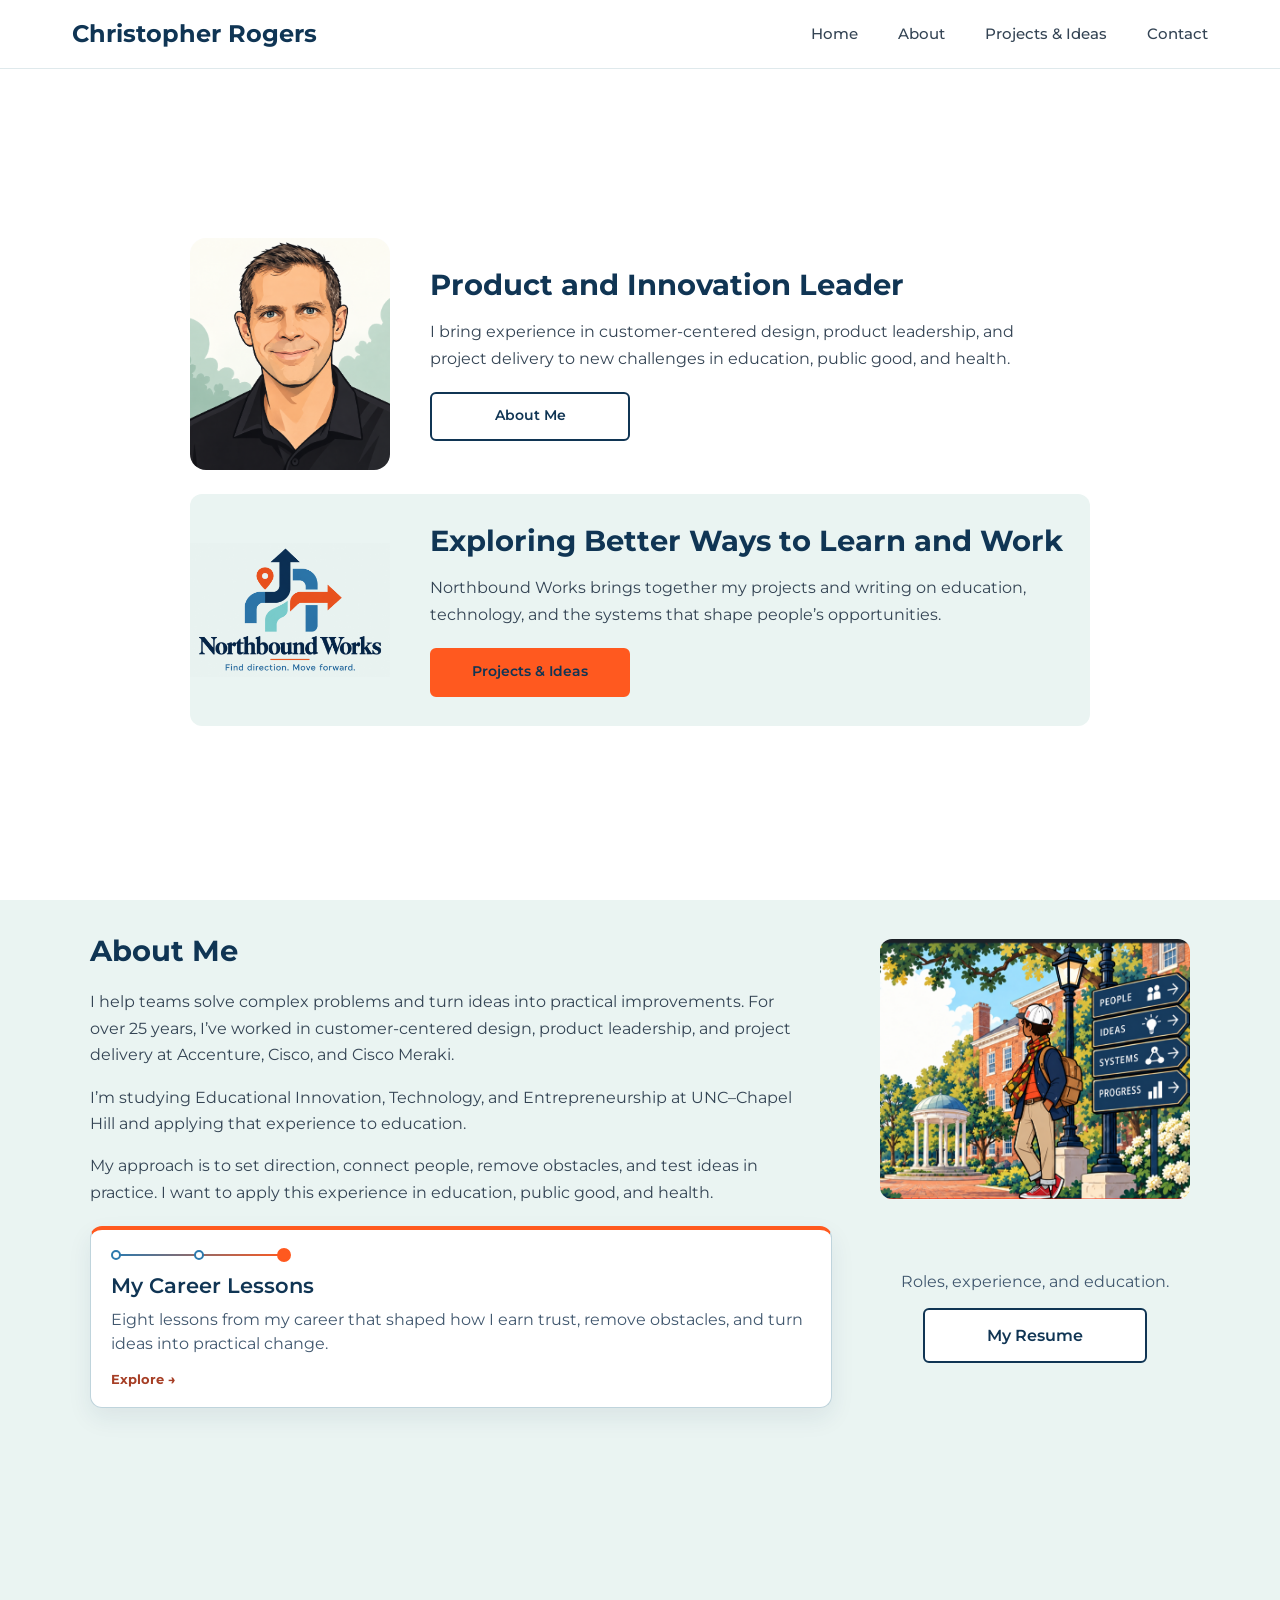
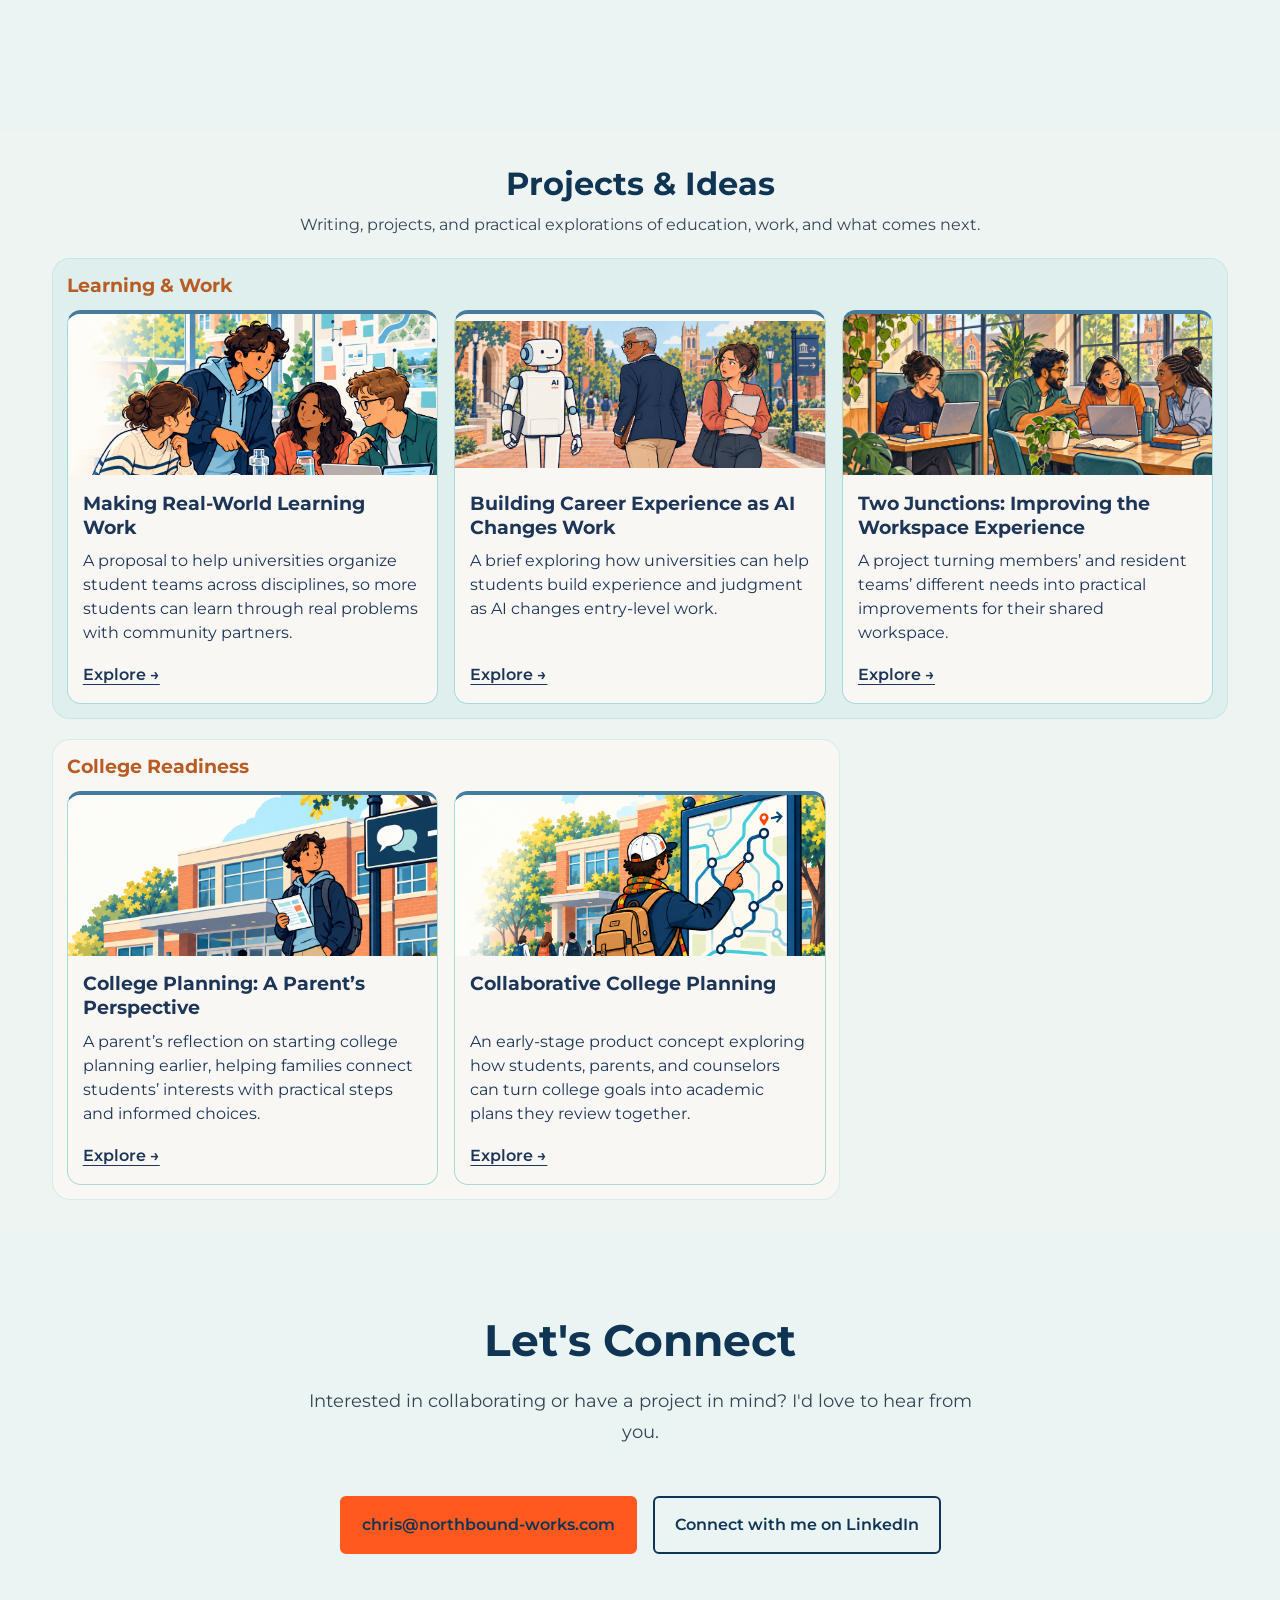
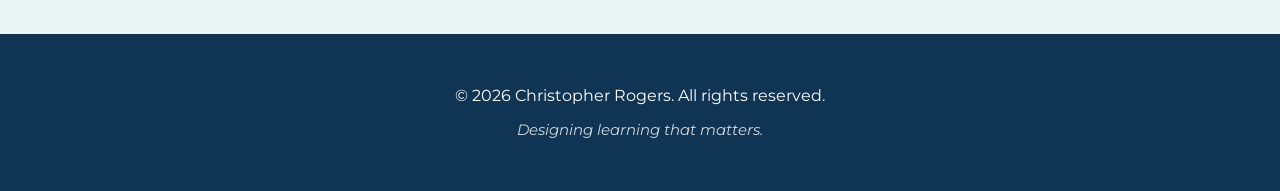
<file: index.html>
<!DOCTYPE html>
<html lang="en">
<head>
    <meta charset="UTF-8">
    <meta name="viewport" content="width=device-width, initial-scale=1.0">
    <title>Christopher Rogers — Product and Innovation Leader | Northbound Works</title>
    <link rel="stylesheet" href="style.css?v=contact-email-1">
    <link rel="stylesheet" href="article.css">
    <!-- Google Fonts as fallbacks -->
    <link rel="preconnect" href="https://fonts.googleapis.com">
    <link rel="preconnect" href="https://fonts.gstatic.com" crossorigin>
    <link href="https://fonts.googleapis.com/css2?family=Montserrat:wght@400;500;600;700&display=swap" rel="stylesheet">
<link rel="stylesheet" href="writing-feature.css">
<link rel="stylesheet" href="work.css?v=balanced-cards-2"><link rel="stylesheet" href="real-world-learning.css"><link rel="stylesheet" href="jarvis-editorial.css"></head>
<body>
    <!-- Navigation -->
    <nav class="navbar">
        <div class="nav-container">
            <a href="#home" class="logo">Christopher Rogers</a>
            <ul class="nav-menu">
                <li><a href="#home">Home</a></li>
                <li><a href="#about">About</a></li>
                <li><a href="#work">Projects &amp; Ideas</a></li>
                <li><a href="#contact">Contact</a></li>
            </ul>
        </div>
    </nav>

    <!-- Hero Section -->
<section id="home" class="hero">
        <div class="hero-layout">
            <div class="hero-content">
                <h1 class="personal-heading">Product and Innovation Leader</h1>

                <p class="hero-subtitle">
                    I bring experience in customer-centered design, product leadership, and project delivery
                    to new challenges in education, public good, and health.
                </p>

                <div class="hero-cta">
                    <a href="#about" class="btn-secondary">About Me</a>
                </div>

            </div>

            <div class="hero-identity">
                <img src="images/Me.png" alt="Illustrated portrait of Chris Rogers" class="hero-portrait" width="1081" height="1254">

            </div>

                <div class="hero-brand">
                    <img src="images/New Logo. New Phrase PNG.png" alt="Northbound Works. Find direction. Move forward." class="hero-logo" width="1536" height="1024">
                    <div class="hero-brand-copy">
                        <h2 class="brand-heading">Exploring Better Ways to Learn and Work</h2>
                        <p>Northbound Works brings together my projects and writing on education, technology, and the systems that shape people’s opportunities.</p>
                        <div class="hero-cta">
                            <a href="#work" class="btn-primary">Projects &amp; Ideas</a>
                        </div>
                    </div>
                </div>
        </div>
    </section>

    <!-- About Section -->
<section id="about" class="about-section">
        <div class="container">
            <div class="northbound-about">
                <div class="about-text">
                    <h2 class="about-heading">About Me</h2>
                    <p>I help teams solve complex problems and turn ideas into practical improvements. For over 25 years, I’ve worked in customer-centered design, product leadership, and project delivery at Accenture, Cisco, and Cisco Meraki.</p>
                    <p>I’m studying Educational Innovation, Technology, and Entrepreneurship at UNC–Chapel Hill and applying that experience to education.</p>
                    <p>My approach is to set direction, connect people, remove obstacles, and test ideas in practice. I want to apply this experience in education, public good, and health.</p>
                </div>

                <img src="images/New Student Pose. New Sign Labels PNG.png" alt="A student on campus beside signs for people, ideas, systems, and progress." class="about-campus" width="1370" height="1148" loading="lazy">

                <a href="finding-my-way-north.html" class="about-journey-card" aria-label="Explore My Career Lessons, eight lessons from my career">
                    <span class="about-journey-route" aria-hidden="true">
                        <span></span>
                        <span></span>
                        <span></span>
                    </span>
                    <span class="about-journey-title">My Career Lessons</span>
                    <span class="about-journey-description">Eight lessons from my career that shaped how I earn trust, remove obstacles, and turn ideas into practical change.</span>
                    <span class="about-journey-cta">Explore →</span>
                </a>

                <div class="about-resume">
                    <p>Roles, experience, and education.</p>
                    <a href="resume.html" class="btn-secondary">My Resume</a>
                </div>
            </div>
        </div>
    </section>
   <!-- Writing Section -->
<section id="work" class="work-section"><span id="writing" class="legacy-anchor" aria-hidden="true"></span><span id="portfolio" class="legacy-anchor" aria-hidden="true"></span><div class="container"><h2 class="section-title">Projects &amp; Ideas</h2><p class="section-description">Writing, projects, and practical explorations of education, work, and what comes next.</p><div class="work-groups">
<div class="work-group learning-work" role="group" aria-labelledby="learning-work-heading"><h3 class="work-group-heading" id="learning-work-heading">Learning &amp; Work</h3><div class="work-grid">
<article class="work-item"><a class="work-card" href="making-real-world-learning-work.html"><div class="work-image water-preview"><img src="images/real-world-learning-team.png" alt="An interdisciplinary student team collaborating on community water quality." loading="lazy"></div><div class="work-copy"><h3>Making Real-World Learning Work</h3><p>A proposal to help universities organize student teams across disciplines, so more students can learn through real problems with community partners.</p><span class="work-cta">Explore →</span></div></a></article>

<article class="work-item"><a class="work-card" href="the-vanishing-apprentice.html"><div class="work-image"><img src="images/vanishing-apprentice.png" alt="A senior leader turns toward AI while an early-career colleague notices the diverted attention." loading="lazy" style="object-fit:contain"></div><div class="work-copy"><h3>Building Career Experience as AI Changes Work</h3><p>A brief exploring how universities can help students build experience and judgment as AI changes entry-level work.</p><span class="work-cta">Explore →</span></div></a></article>
<article class="work-item"><a class="work-card" href="two-junctions.html"><div class="work-image junction-preview"><img src="images/two-junctions-workspace-v2.png" alt="An individual working independently beside a team collaborating in a shared workspace." loading="lazy" width="1672" height="941"></div><div class="work-copy"><h3>Two Junctions: Improving the Workspace Experience</h3><p>A project turning members’ and resident teams’ different needs into practical improvements for their shared workspace.</p><span class="work-cta">Explore →</span></div></a></article>
</div></div>
<div class="work-group college-readiness" role="group" aria-labelledby="college-readiness-heading"><h3 class="work-group-heading" id="college-readiness-heading">College Readiness</h3><div class="work-grid">
<article class="work-item"><a class="work-card" href="the-counselors-dilemma.html"><div class="work-image school-preview"><img src="images/high-school-pathways.png" alt="A high school student considering their next steps." loading="lazy"></div><div class="work-copy"><h3>College Planning: A Parent’s Perspective</h3><p>A parent’s reflection on starting college planning earlier, helping families connect students’ interests with practical steps and informed choices.</p><span class="work-cta">Explore →</span></div></a></article>
<article class="work-item"><a class="work-card" href="project-jarvis.html"><div class="work-image jarvis-preview"><img src="images/jarvis-pathways-hero.png" alt="Project Jarvis: a student navigating possible academic routes." loading="lazy"></div><div class="work-copy"><h3>Collaborative College Planning</h3><p>An early-stage product concept exploring how students, parents, and counselors can turn college goals into academic plans they review together.</p><span class="work-cta">Explore →</span></div></a></article>
</div></div></div></div></section>
    <!-- Portfolio Section -->


    <!-- Contact Section -->
    <section id="contact" class="contact-section">
        <div class="container">
            <h2 class="section-title">Let's Connect</h2>
            <p class="section-description">
                Interested in collaborating or have a project in mind? I'd love to hear from you.
            </p>

            <p class="contact-action">
                <a class="btn-primary" href="mailto:chris@northbound-works.com" aria-label="Email Chris at chris@northbound-works.com">chris@northbound-works.com</a>
                <a class="btn-secondary" href="https://www.linkedin.com/in/christopher-rogers-7a0619/" target="_blank" rel="noopener noreferrer">Connect with me on LinkedIn</a>
            </p>
        </div>
    </section>

    <!-- Footer -->
    <footer class="footer">
        <div class="container">
            <p>&copy; 2026 Christopher Rogers. All rights reserved.</p>
            <p class="footer-tagline">Designing learning that matters.</p>
        </div>
    </footer>

<script>
// Keep section navigation aligned with the actual responsive header height.
const siteNavigation = document.querySelector('.navbar');
new ResizeObserver(() => document.documentElement.style.setProperty('--nav-height', siteNavigation.getBoundingClientRect().height + 'px')).observe(siteNavigation, { box: 'border-box' });
</script>
</body>
</html>
</file>
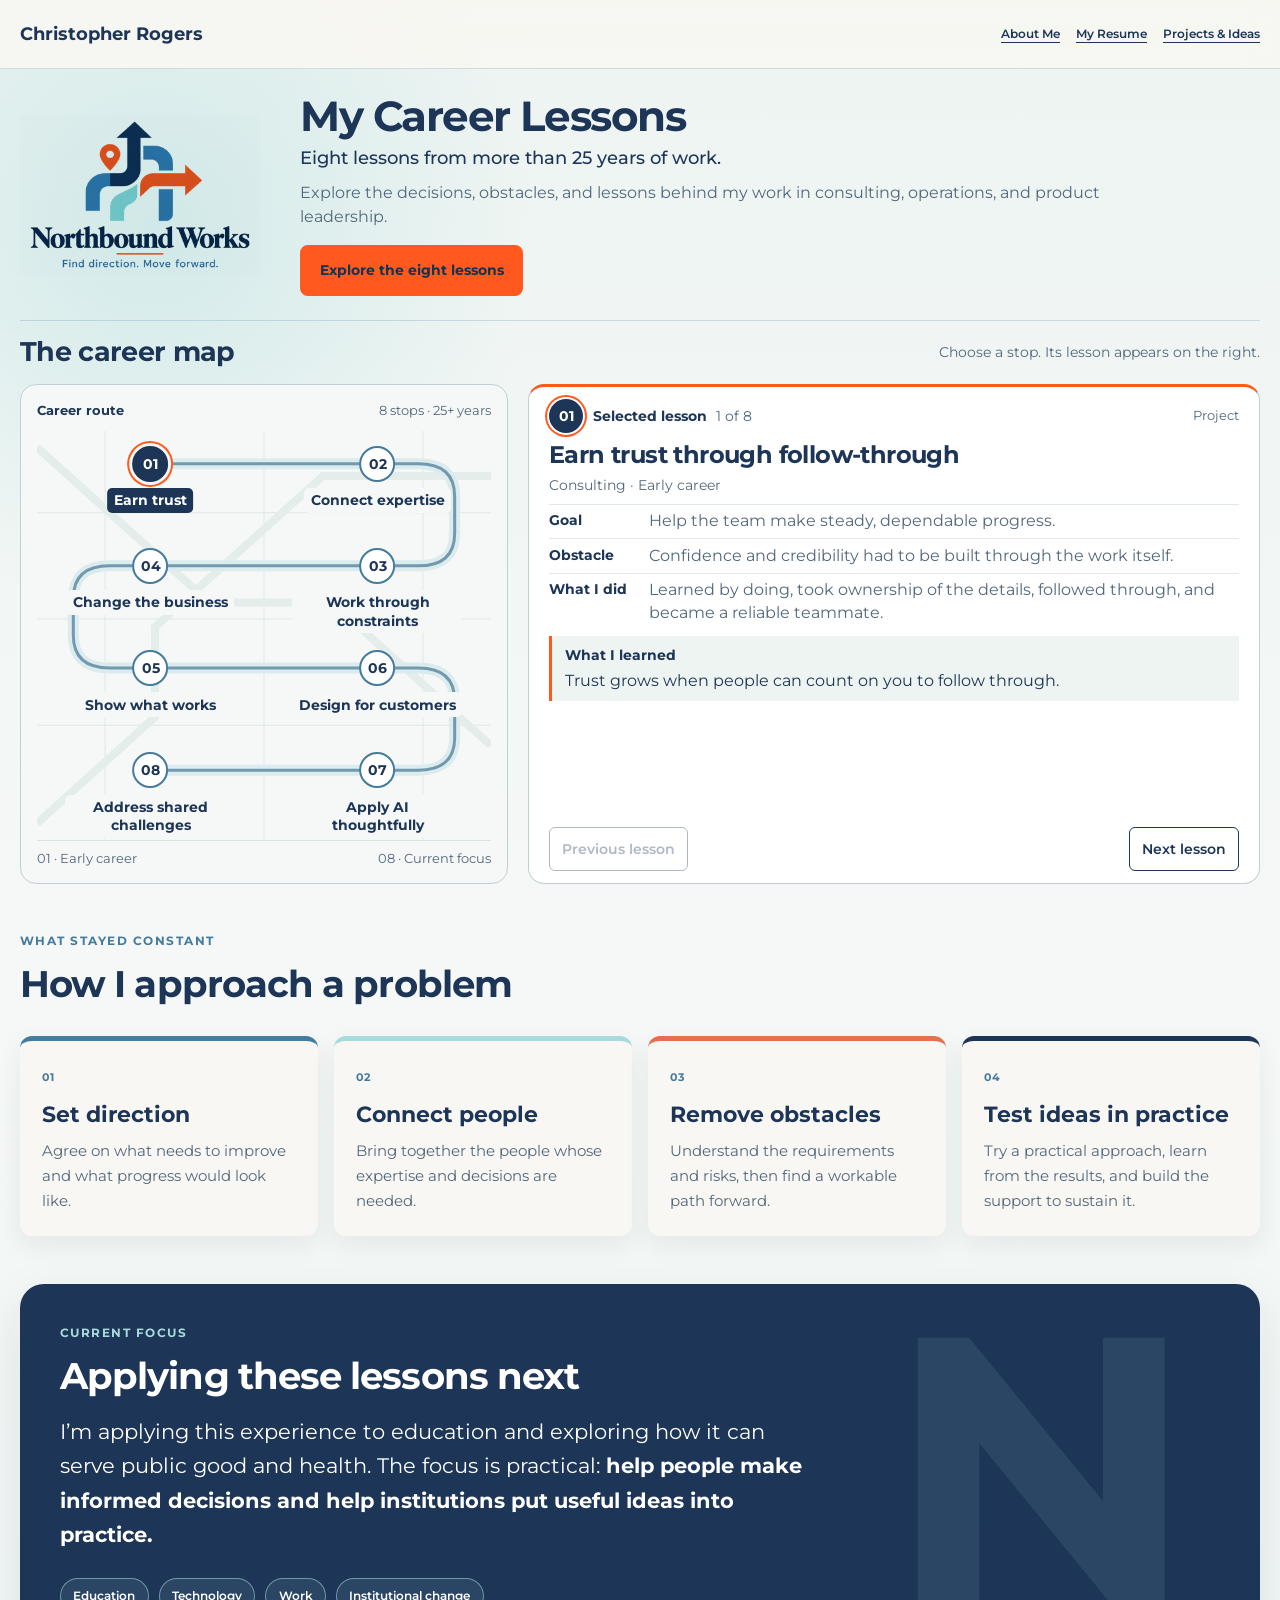
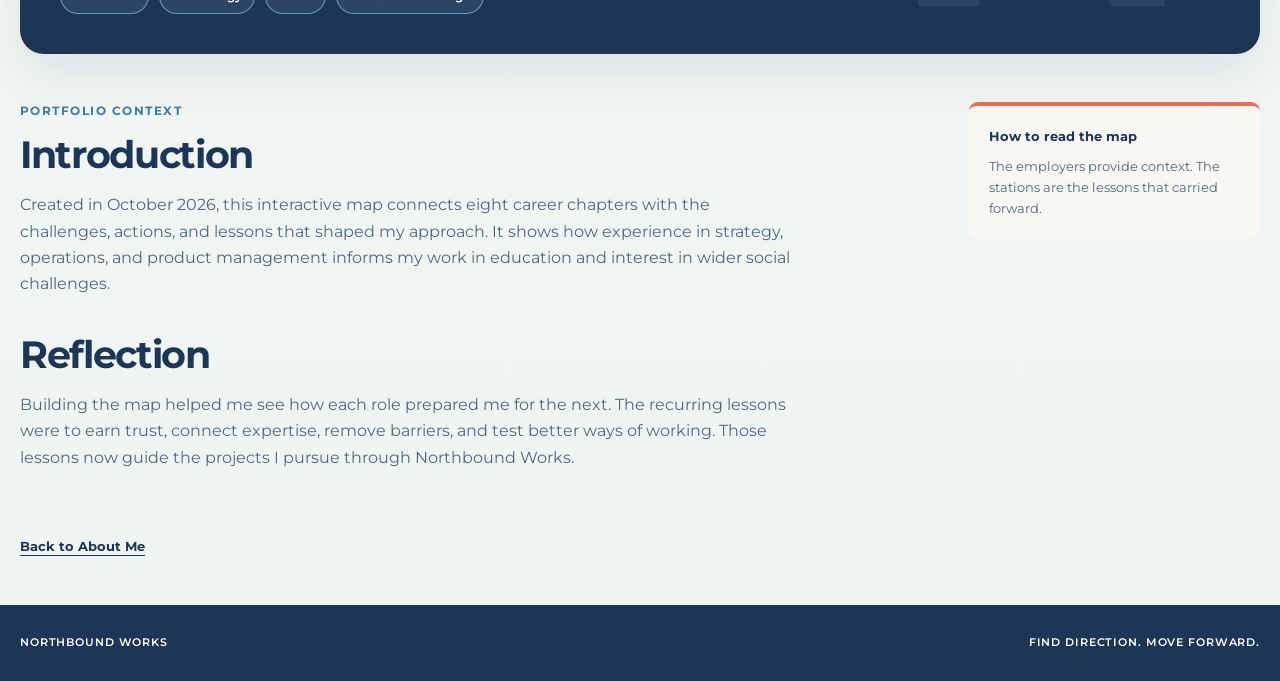
<file: finding-my-way-north.html>
<!doctype html>
<html lang="en">
<head>
    <meta charset="utf-8">
    <meta name="viewport" content="width=device-width, initial-scale=1">
    <meta name="description" content="Eight career lessons about earning trust, connecting teams, and making practical change.">
    <meta name="robots" content="index, follow">
    <link rel="canonical" href="https://chriroge.github.io/northbound-works/finding-my-way-north.html">
    <title>My Career Lessons | Northbound Works</title>
    <link rel="preconnect" href="https://fonts.googleapis.com">
    <link rel="preconnect" href="https://fonts.gstatic.com" crossorigin>
    <link href="https://fonts.googleapis.com/css2?family=Montserrat:wght@400;500;600;700&amp;display=swap" rel="stylesheet">
    <link rel="stylesheet" href="finding-my-way-north.css?v=career-lessons-opening-4">
    <script src="finding-my-way-north.js?v=career-transit-1" defer></script>
</head>
<body class="north-map-page">
    <a class="nbm-skip-link" href="#career-map">Skip to the career map</a>

    <nav class="nbm-nav" aria-label="Main navigation">
        <div class="nbm-nav-inner">
            <a class="nbm-home-link" href="index.html#home">Christopher Rogers</a>
            <div class="nbm-nav-actions">
                <a href="index.html#about">About Me</a>
                <a href="resume.html">My Resume</a>
                <a href="index.html#work">Projects &amp; Ideas</a>
            </div>
        </div>
    </nav>

    <main id="main-content">
        <header class="nbm-hero">
            <a class="nbm-brand" href="index.html#home" aria-label="Northbound Works home">
                <img src="images/New Logo. New Phrase PNG.png" alt="Northbound Works. Find direction. Move forward." width="1536" height="1024">
            </a>
            <div class="nbm-hero-copy">
                <h1>My Career Lessons</h1>
                <p class="nbm-deck">Eight lessons from more than 25 years of work.</p>
                <p class="nbm-intro">Explore the decisions, obstacles, and lessons behind my work in consulting, operations, and product leadership.</p>
                <a class="nbm-start" href="#career-map">Explore the eight lessons</a>
            </div>
        </header>

        <section class="nbm-journey" id="career-map" aria-labelledby="career-map-heading">
            <div class="nbm-section-heading">
                <div>
                    <h2 id="career-map-heading">The career map</h2>
                </div>
                <p id="map-instructions">Choose a stop. <span class="nbm-desktop-instruction">Its lesson appears on the right.</span><span class="nbm-mobile-instruction">Its lesson opens below the map.</span></p>
            </div>

            <div class="nbm-journey-layout">
                <div class="nbm-map-visual" aria-label="Eight career lessons" aria-describedby="map-instructions">
                    <div class="nbm-map-caption"><span>Career route</span><span>8 stops · 25+ years</span></div>
                    <div class="nbm-route-canvas">
                        <svg class="nbm-route-svg" viewBox="0 0 100 100" preserveAspectRatio="none" aria-hidden="true">
                            <g class="nbm-map-streets">
                                <path d="M0 20 H100 M0 46 H100 M0 72 H100 M15 0 V100 M50 0 V100 M85 0 V100"/>
                                <path d="M0 96 L26 70 V48 L63 11 H100 M0 4 L38 42 H65 L100 77"/>
                            </g>
                            <path class="nbm-route-underlay" d="M25 8 H84 Q92 8 92 16 V25 Q92 33 84 33 H16 Q8 33 8 41 V50 Q8 58 16 58 H84 Q92 58 92 66 V75 Q92 83 84 83 H25"/>
                            <path class="nbm-route-line" d="M25 8 H84 Q92 8 92 16 V25 Q92 33 84 33 H16 Q8 33 8 41 V50 Q8 58 16 58 H84 Q92 58 92 66 V75 Q92 83 84 83 H25"/>
                        </svg>
                        <ol class="nbm-station-list" aria-label="Choose a career lesson">
                            <li class="nbm-map-station" id="station-1" style="--station-x:25%; --station-y:8%;">
                                <button type="button" id="station-button-1" data-station="0" aria-controls="station-detail" aria-pressed="true">
                                    <span class="nbm-station-number">01</span>
                                    <span class="nbm-station-copy"><strong>Earn trust</strong></span>
                                </button>
                            </li>
                            <li class="nbm-map-station" id="station-2" style="--station-x:75%; --station-y:8%;">
                                <button type="button" id="station-button-2" data-station="1" aria-controls="station-detail" aria-pressed="false">
                                    <span class="nbm-station-number">02</span>
                                    <span class="nbm-station-copy"><strong>Connect expertise</strong></span>
                                </button>
                            </li>
                            <li class="nbm-map-station" id="station-3" style="--station-x:75%; --station-y:33%;">
                                <button type="button" id="station-button-3" data-station="2" aria-controls="station-detail" aria-pressed="false">
                                    <span class="nbm-station-number">03</span>
                                    <span class="nbm-station-copy"><strong>Work through constraints</strong></span>
                                </button>
                            </li>
                            <li class="nbm-map-station" id="station-4" style="--station-x:25%; --station-y:33%;">
                                <button type="button" id="station-button-4" data-station="3" aria-controls="station-detail" aria-pressed="false">
                                    <span class="nbm-station-number">04</span>
                                    <span class="nbm-station-copy"><strong>Change the business</strong></span>
                                </button>
                            </li>
                            <li class="nbm-map-station" id="station-5" style="--station-x:25%; --station-y:58%;">
                                <button type="button" id="station-button-5" data-station="4" aria-controls="station-detail" aria-pressed="false">
                                    <span class="nbm-station-number">05</span>
                                    <span class="nbm-station-copy"><strong>Show what works</strong></span>
                                </button>
                            </li>
                            <li class="nbm-map-station" id="station-6" style="--station-x:75%; --station-y:58%;">
                                <button type="button" id="station-button-6" data-station="5" aria-controls="station-detail" aria-pressed="false">
                                    <span class="nbm-station-number">06</span>
                                    <span class="nbm-station-copy"><strong>Design for customers</strong></span>
                                </button>
                            </li>
                            <li class="nbm-map-station" id="station-7" style="--station-x:75%; --station-y:83%;">
                                <button type="button" id="station-button-7" data-station="6" aria-controls="station-detail" aria-pressed="false">
                                    <span class="nbm-station-number">07</span>
                                    <span class="nbm-station-copy"><strong>Apply AI thoughtfully</strong></span>
                                </button>
                            </li>
                            <li class="nbm-map-station" id="station-8" style="--station-x:25%; --station-y:83%;">
                                <button type="button" id="station-button-8" data-station="7" aria-controls="station-detail" aria-pressed="false">
                                    <span class="nbm-station-number">08</span>
                                    <span class="nbm-station-copy"><strong>Address shared challenges</strong></span>
                                </button>
                            </li>
                        </ol>
                    </div>
                    <div class="nbm-map-key"><span>01 · Early career</span><span>08 · Current focus</span></div>
                </div>

                <aside class="nbm-detail-panel" id="station-detail" aria-labelledby="detail-title">
                    <div class="nbm-detail-topline">
                        <span class="nbm-detail-number" id="detail-number">01</span>
                        <p>Selected lesson <span class="nbm-detail-progress" id="detail-progress">1 of 8</span></p>
                        <span class="nbm-detail-scale" id="detail-scale">Project</span>
                    </div>
                    <p class="nbm-sr-only" id="lesson-status" role="status" aria-live="polite" aria-atomic="true"></p>
                    <h3 id="detail-title" tabindex="-1">Earn trust through follow-through</h3>

                    <div class="nbm-detail-setting">
                        <p id="detail-setting">Consulting · Early career</p>
                    </div>

                    <dl class="nbm-detail-grid">
                        <div>
                            <dt>Goal</dt>
                            <dd id="detail-direction">Help the team make steady, dependable progress.</dd>
                        </div>
                        <div>
                            <dt>Obstacle</dt>
                            <dd id="detail-obstacle">Confidence and credibility had to be built through the work itself.</dd>
                        </div>
                        <div>
                            <dt>What I did</dt>
                            <dd id="detail-intervention">Learned by doing, took ownership of the details, followed through, and became a reliable teammate.</dd>
                        </div>
                    </dl>

                    <div class="nbm-lesson-takeaway">
                        <p>What I learned</p>
                        <blockquote id="detail-lesson">Trust grows when people can count on you to follow through.</blockquote>
                    </div>

                    <div class="nbm-detail-controls" aria-label="Career map navigation">
                        <button type="button" id="previous-station" disabled>Previous lesson</button>
                        <button type="button" id="next-station">Next lesson</button>
                    </div>
                    <a class="nbm-back-to-map" href="#career-map">Back to all eight stops</a>
                </aside>
            </div>
        </section>

        <section class="nbm-playbook" aria-labelledby="playbook-heading">
            <div class="nbm-section-heading">
                <div>
                    <p class="nbm-section-label">What stayed constant</p>
                    <h2 id="playbook-heading">How I approach a problem</h2>
                </div>
            </div>
            <div class="nbm-playbook-grid">
                <article><span>01</span><h3>Set direction</h3><p>Agree on what needs to improve and what progress would look like.</p></article>
                <article><span>02</span><h3>Connect people</h3><p>Bring together the people whose expertise and decisions are needed.</p></article>
                <article><span>03</span><h3>Remove obstacles</h3><p>Understand the requirements and risks, then find a workable path forward.</p></article>
                <article><span>04</span><h3>Test ideas in practice</h3><p>Try a practical approach, learn from the results, and build the support to sustain it.</p></article>
            </div>
        </section>

        <section class="nbm-now" aria-labelledby="now-heading">
            <p class="nbm-section-label">Current focus</p>
            <h2 id="now-heading">Applying these lessons next</h2>
            <p>I’m applying this experience to education and exploring how it can serve public good and health. The focus is practical: <strong>help people make informed decisions and help institutions put useful ideas into practice.</strong></p>
            <div class="nbm-now-tags" aria-label="Current fields of interest">
                <span>Education</span><span>Technology</span><span>Work</span><span>Institutional change</span>
            </div>
        </section>

        <section class="nbm-portfolio-context" aria-labelledby="portfolio-context-heading">
            <div>
                <p class="nbm-section-label">Portfolio context</p>
                <h2 id="portfolio-context-heading">Introduction</h2>
                <p>Created in October 2026, this interactive map connects eight career chapters with the challenges, actions, and lessons that shaped my approach. It shows how experience in strategy, operations, and product management informs my work in education and interest in wider social challenges.</p>
                <h2>Reflection</h2>
                <p>Building the map helped me see how each role prepared me for the next. The recurring lessons were to earn trust, connect expertise, remove barriers, and test better ways of working. Those lessons now guide the projects I pursue through Northbound Works.</p>
            </div>
            <aside>
                <strong>How to read the map</strong>
                <p>The employers provide context. The stations are the lessons that carried forward.</p>
            </aside>
        </section>

        <noscript>
            <section class="nbm-noscript" aria-labelledby="noscript-heading">
                <h2 id="noscript-heading">The eight career lessons</h2>
                <p>The interactive map needs JavaScript. The eight lessons are also summarized here.</p>
                <ol>
                    <li><strong>Earn trust through follow-through.</strong> Consulting taught me that trust grows when people can count on you to follow through.</li>
                    <li><strong>Connect people and expertise.</strong> In Cisco Finance, program management helped specialists establish local operations and work with the wider company.</li>
                    <li><strong>Find a responsible path forward.</strong> I learned to work through requirements and risks with the right people and safeguards.</li>
                    <li><strong>Change how the business works.</strong> At Cisco Operations, moving toward software subscriptions required changes in processes, measures, and responsibilities.</li>
                    <li><strong>Demonstrate a better way to work.</strong> Working examples and early evidence helped people understand and assess a proposed change.</li>
                    <li><strong>Design around the customer.</strong> At Cisco Meraki, I connected product, user experience, systems, and team development around the customer’s experience.</li>
                    <li><strong>Apply AI to the right problems.</strong> At Accenture, working with Microsoft, I helped define and build four AI agents for prioritized sales outreach and better customer conversations.</li>
                    <li><strong>Work on complex shared problems.</strong> Through Northbound Works, I’m applying these lessons to education and exploring work in public good and health.</li>
                </ol>
            </section>
        </noscript>

        <a class="nbm-back" href="index.html#about">Back to About Me</a>
    </main>

    <footer class="nbm-footer">
        <span>Northbound Works</span>
        <span>Find direction. Move forward.</span>
    </footer>
</body>
</html>
</file>
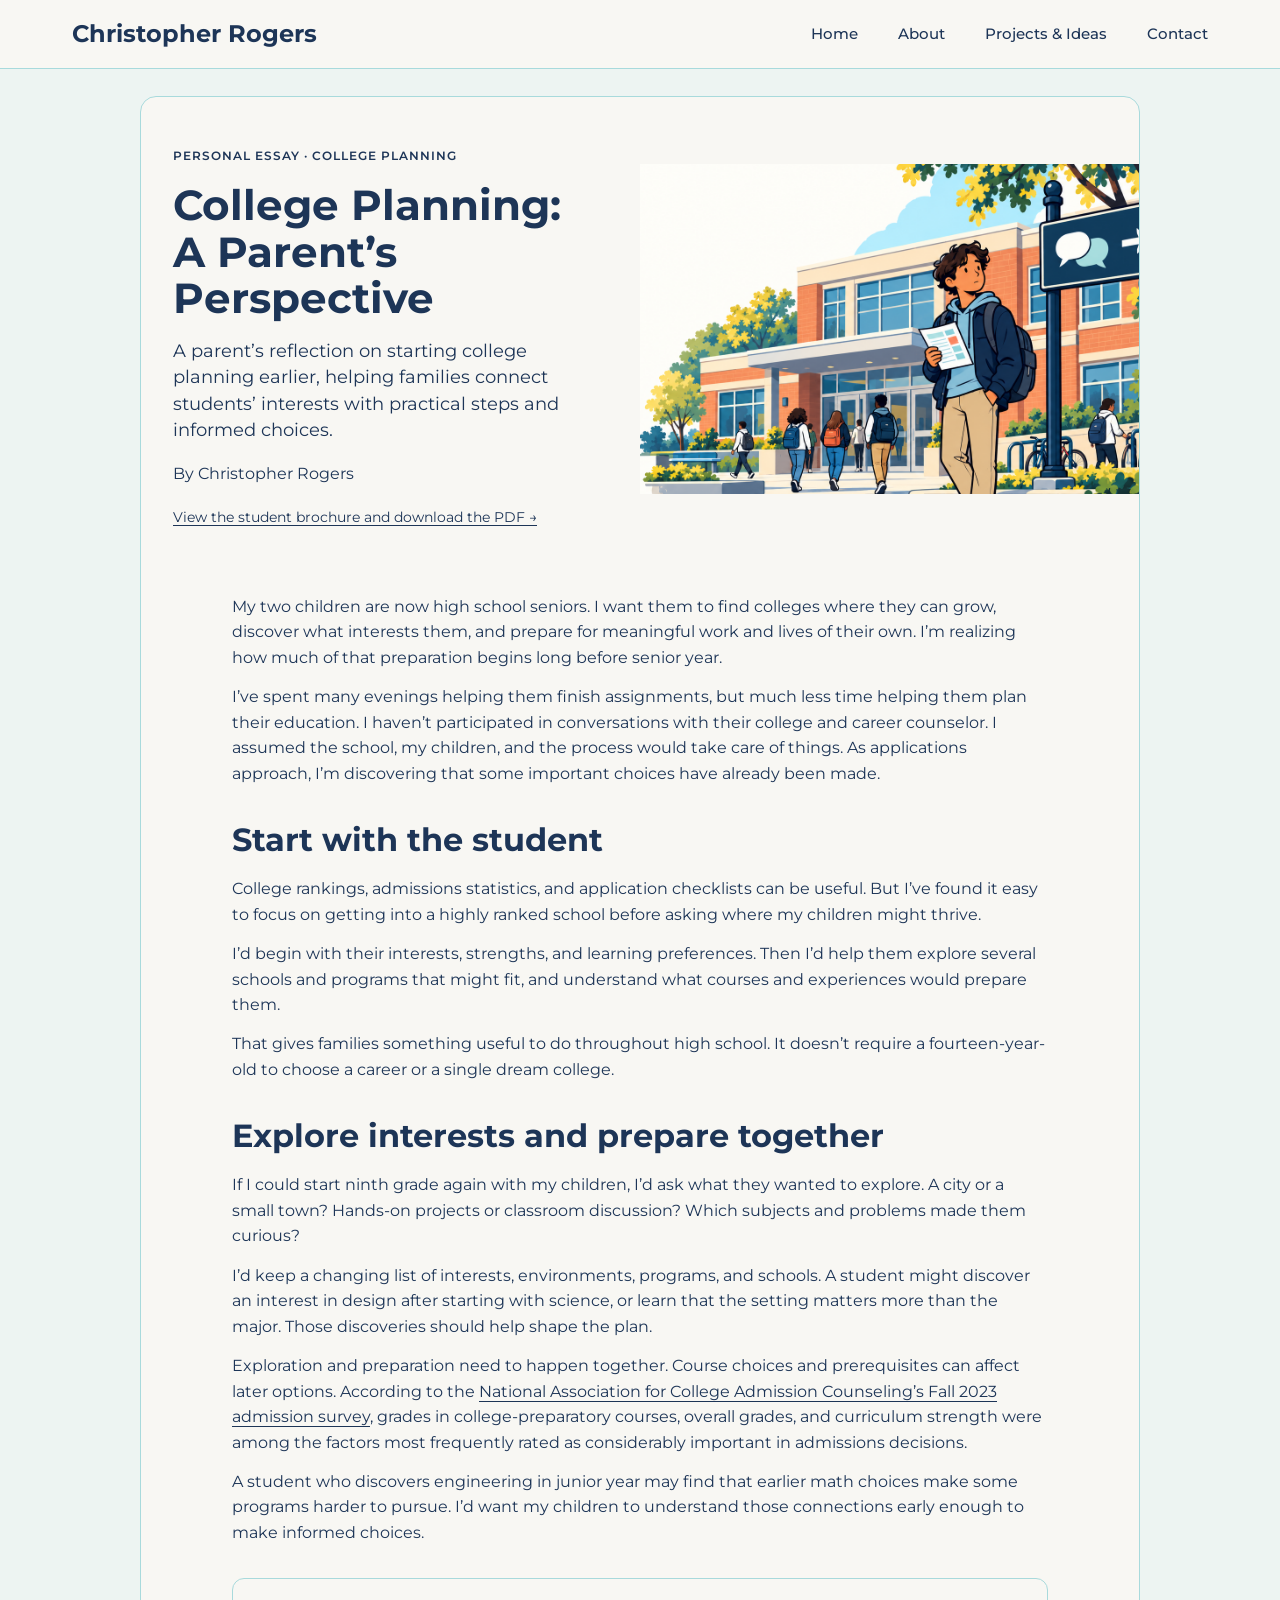
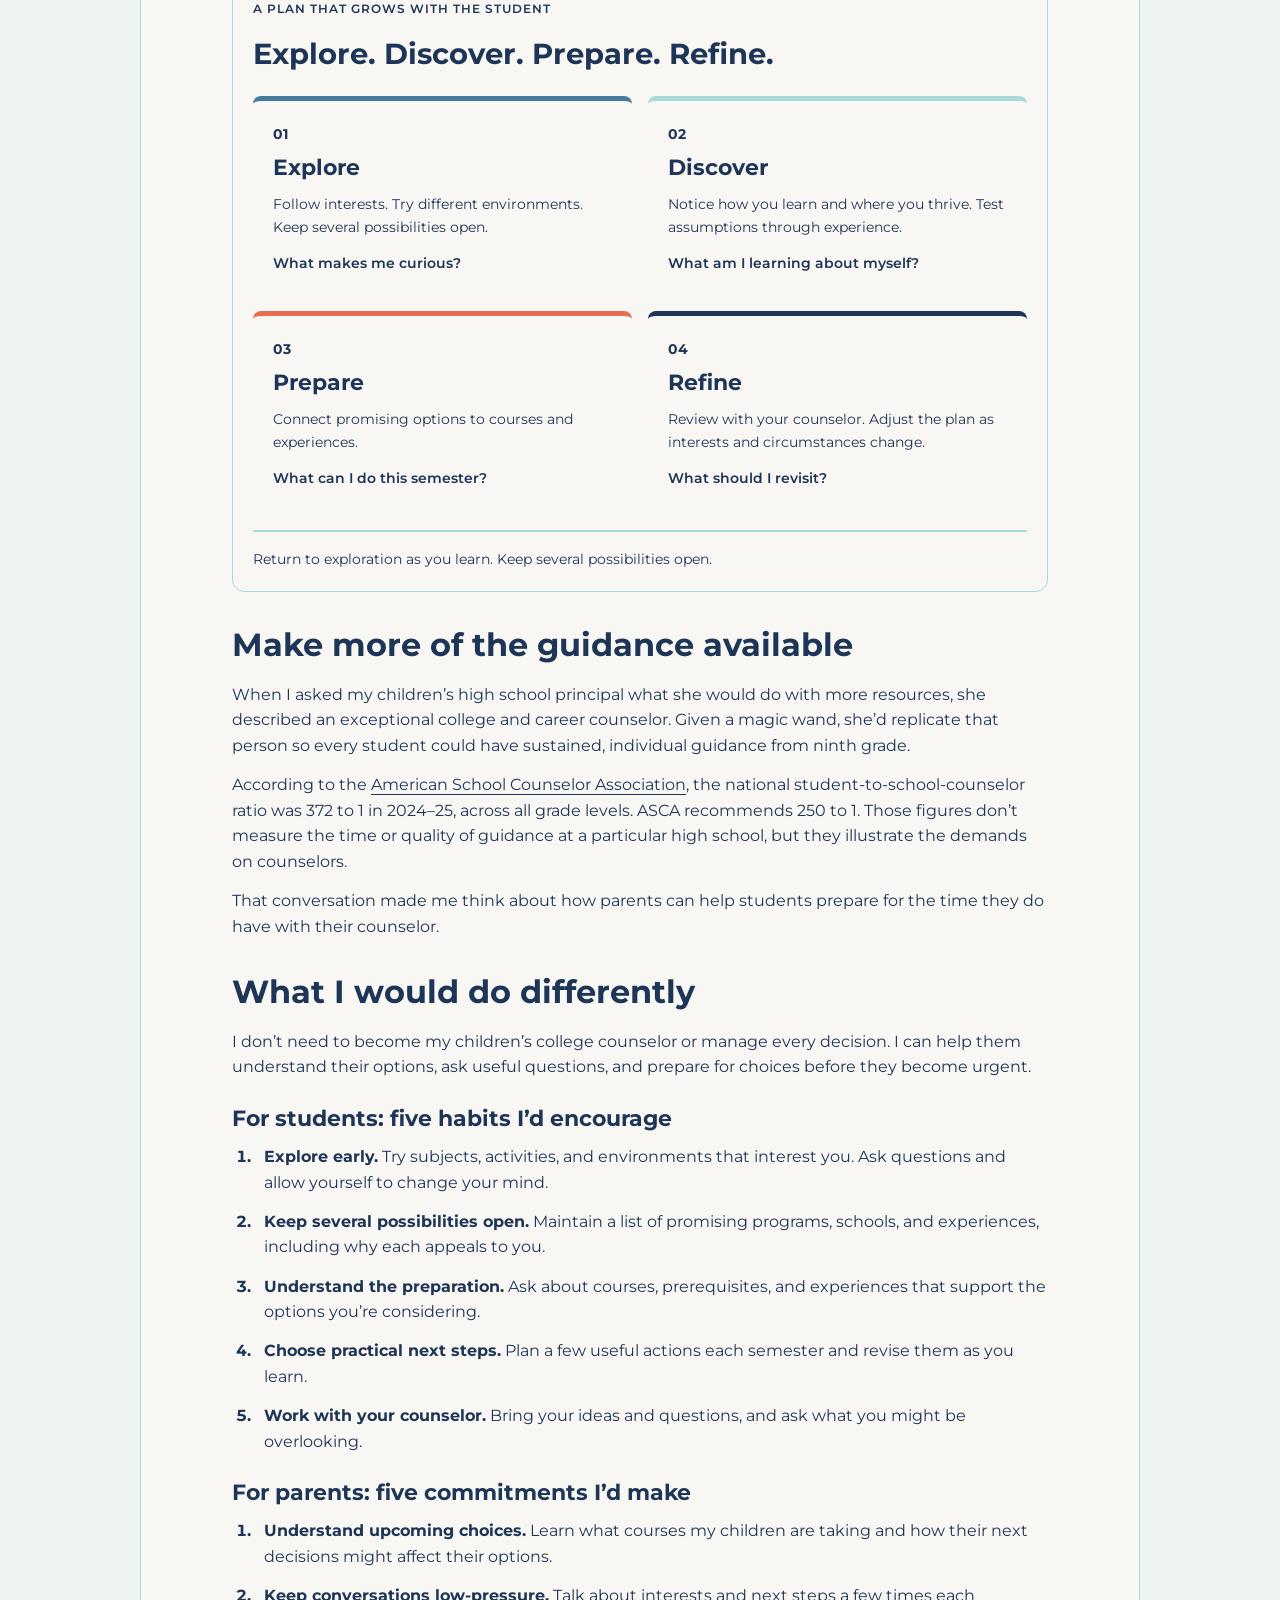
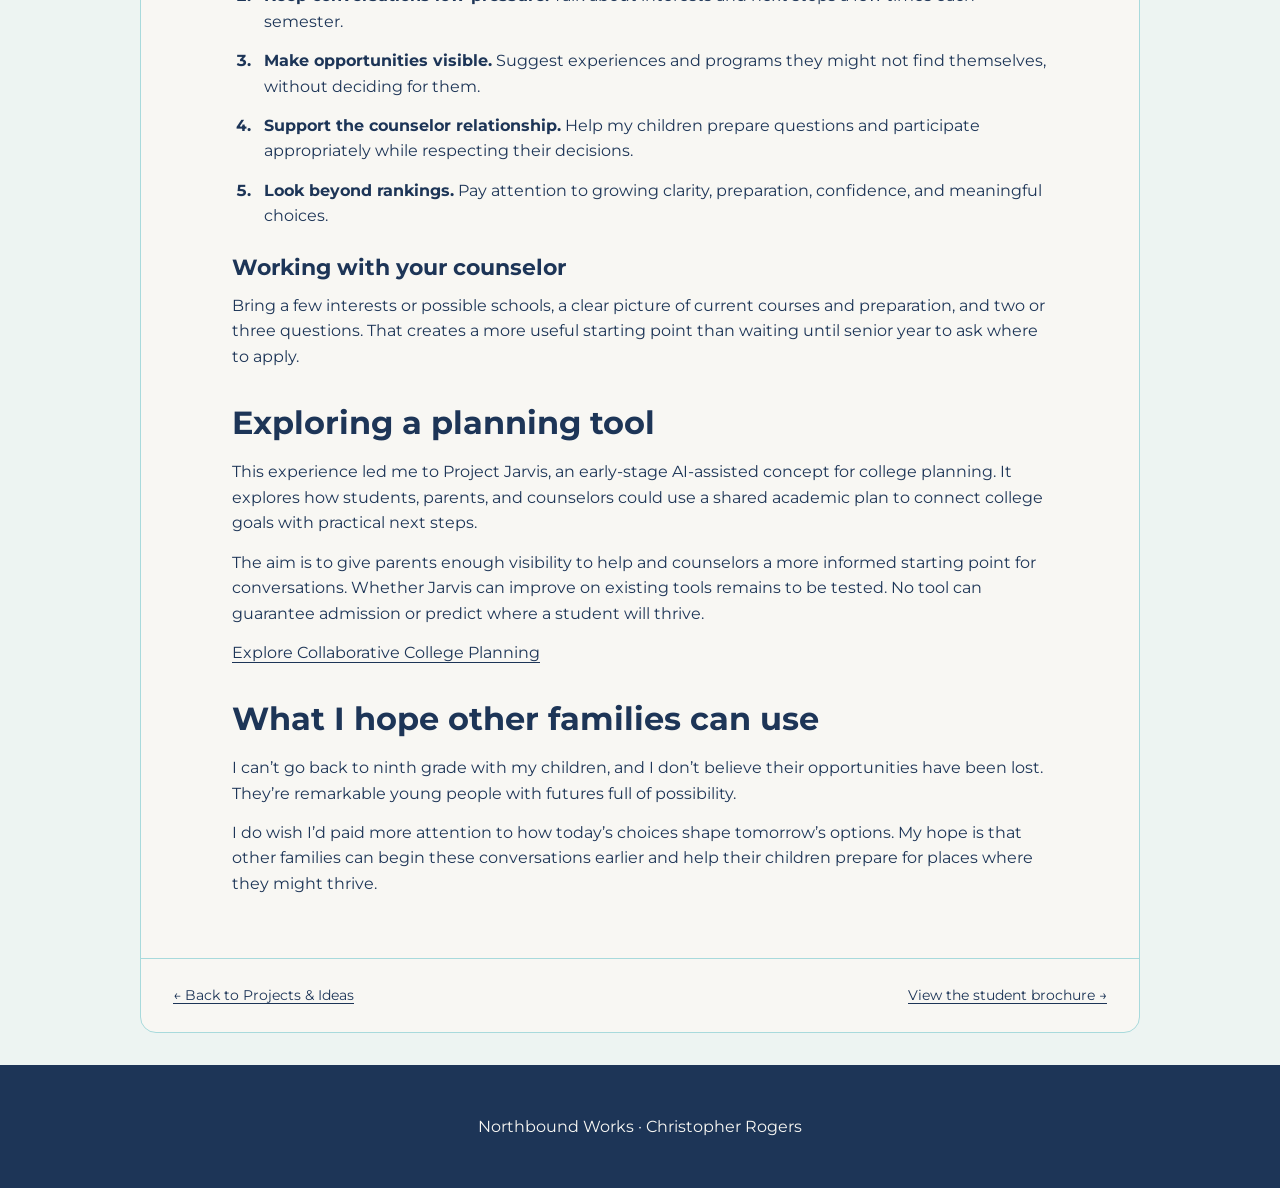
<file: if-i-could-go-back-in-time.html>
<!DOCTYPE html>
<html lang="en"><head>
<meta charset="UTF-8"><meta name="viewport" content="width=device-width, initial-scale=1.0">
<title>College Planning: A Parent’s Perspective | Northbound Works</title>
<meta name="description" content="A parent's reflection on starting college planning earlier, exploring students' interests, and preparing with families and counselors.">
<link rel="canonical" href="https://chriroge.github.io/northbound-works/if-i-could-go-back-in-time.html">
<link rel="stylesheet" href="style.css"><link rel="stylesheet" href="article.css">
    <!-- Google Fonts as fallbacks -->
    <link rel="preconnect" href="https://fonts.googleapis.com">
    <link rel="preconnect" href="https://fonts.gstatic.com" crossorigin>
    <link href="https://fonts.googleapis.com/css2?family=Montserrat:wght@400;500;600;700&display=swap" rel="stylesheet">
<link rel="stylesheet" href="editorial.css"><link rel="stylesheet" href="writing-feature.css"></head><body class="article-page">
<a class="skip-link" href="#article">Skip to article</a>
<nav class="navbar">
        <div class="nav-container">
            <a href="index.html#home" class="logo">Christopher Rogers</a>
            <ul class="nav-menu">
                <li><a href="index.html#home">Home</a></li>
                <li><a href="index.html#about">About</a></li>
                <li><a href="index.html#work">Projects &amp; Ideas</a></li>
                <li><a href="index.html#contact">Contact</a></li>
            </ul>
        </div>
    </nav>
<main id="article" class="standalone-essay"><header class="essay-cover"><div class="essay-cover-image"><img src="images/high-school-pathways.png" alt="A student considering their next steps outside a public high school."></div><div class="essay-cover-copy"><p class="eyebrow">Personal essay · College planning</p><h1>College Planning: A Parent’s Perspective</h1><p class="essay-subtitle">A parent’s reflection on starting college planning earlier, helping families connect students’ interests with practical steps and informed choices.</p><p>By Christopher Rogers</p><a href="the-counselors-dilemma.html">View the student brochure and download the PDF →</a></div></header><article class="essay" aria-label="Full personal essay">
<p>My two children are now high school seniors. I want them to find colleges where they can grow, discover what interests them, and prepare for meaningful work and lives of their own. I’m realizing how much of that preparation begins long before senior year.</p>
<p>I’ve spent many evenings helping them finish assignments, but much less time helping them plan their education. I haven’t participated in conversations with their college and career counselor. I assumed the school, my children, and the process would take care of things. As applications approach, I’m discovering that some important choices have already been made.</p>
<h2 id="full-we-ve-been-starting-in-the-wrong-place">Start with the student</h2>
<p>College rankings, admissions statistics, and application checklists can be useful. But I’ve found it easy to focus on getting into a highly ranked school before asking where my children might thrive.</p>
<p>I’d begin with their interests, strengths, and learning preferences. Then I’d help them explore several schools and programs that might fit, and understand what courses and experiences would prepare them.</p>
<p>That gives families something useful to do throughout high school. It doesn’t require a fourteen-year-old to choose a career or a single dream college.</p>
<h2 id="full-start-broad-narrow-thoughtfully-keep-options-open">Explore interests and prepare together</h2>
<p>If I could start ninth grade again with my children, I’d ask what they wanted to explore. A city or a small town? Hands-on projects or classroom discussion? Which subjects and problems made them curious?</p>
<p>I’d keep a changing list of interests, environments, programs, and schools. A student might discover an interest in design after starting with science, or learn that the setting matters more than the major. Those discoveries should help shape the plan.</p>
<p>Exploration and preparation need to happen together. Course choices and prerequisites can affect later options. According to the <a href="https://www.nacacnet.org/factors-in-the-admission-decision/">National Association for College Admission Counseling’s Fall 2023 admission survey</a>, grades in college-preparatory courses, overall grades, and curriculum strength were among the factors most frequently rated as considerably important in admissions decisions.</p>
<p>A student who discovers engineering in junior year may find that earlier math choices make some programs harder to pursue. I’d want my children to understand those connections early enough to make informed choices.</p>
<figure class="planning-map" aria-labelledby="full-planning-title">
<figcaption id="full-planning-title"><span class="eyebrow">A plan that grows with the student</span><h2>Explore. Discover. Prepare. Refine.</h2></figcaption>
<ol class="planning-stages">
<li><span class="stage-number">01</span><h3>Explore</h3><p>Follow interests. Try different environments. Keep several possibilities open.</p><p class="stage-question">What makes me curious?</p></li>
<li><span class="stage-number">02</span><h3>Discover</h3><p>Notice how you learn and where you thrive. Test assumptions through experience.</p><p class="stage-question">What am I learning about myself?</p></li>
<li><span class="stage-number">03</span><h3>Prepare</h3><p>Connect promising options to courses and experiences.</p><p class="stage-question">What can I do this semester?</p></li>
<li><span class="stage-number">04</span><h3>Refine</h3><p>Review with your counselor. Adjust the plan as interests and circumstances change.</p><p class="stage-question">What should I revisit?</p></li>
</ol><p class="map-return">Return to exploration as you learn. Keep several possibilities open.</p>
</figure>
<h2 id="full-the-counselor-s-dilemma">Make more of the guidance available</h2>
<p>When I asked my children’s high school principal what she would do with more resources, she described an exceptional college and career counselor. Given a magic wand, she’d replicate that person so every student could have sustained, individual guidance from ninth grade.</p>
<p>According to the <a href="https://www.schoolcounselor.org/About-School-Counseling/School-Counselor-Roles-Ratios">American School Counselor Association</a>, the national student-to-school-counselor ratio was 372 to 1 in 2024–25, across all grade levels. ASCA recommends 250 to 1. Those figures don’t measure the time or quality of guidance at a particular high school, but they illustrate the demands on counselors.</p>
<p>That conversation made me think about how parents can help students prepare for the time they do have with their counselor.</p>
<h2 id="full-what-i-d-do-differently-as-a-parent">What I would do differently</h2>
<p>I don’t need to become my children’s college counselor or manage every decision. I can help them understand their options, ask useful questions, and prepare for choices before they become urgent.</p>
<h3 id="full-for-students">For students: five habits I’d encourage</h3>
<ol class="advice-list">
<li><strong>Explore early.</strong> Try subjects, activities, and environments that interest you. Ask questions and allow yourself to change your mind.</li>
<li><strong>Keep several possibilities open.</strong> Maintain a list of promising programs, schools, and experiences, including why each appeals to you.</li>
<li><strong>Understand the preparation.</strong> Ask about courses, prerequisites, and experiences that support the options you’re considering.</li>
<li><strong>Choose practical next steps.</strong> Plan a few useful actions each semester and revise them as you learn.</li>
<li><strong>Work with your counselor.</strong> Bring your ideas and questions, and ask what you might be overlooking.</li>
</ol>
<h3 id="full-for-parents">For parents: five commitments I’d make</h3>
<ol class="advice-list">
<li><strong>Understand upcoming choices.</strong> Learn what courses my children are taking and how their next decisions might affect their options.</li>
<li><strong>Keep conversations low-pressure.</strong> Talk about interests and next steps a few times each semester.</li>
<li><strong>Make opportunities visible.</strong> Suggest experiences and programs they might not find themselves, without deciding for them.</li>
<li><strong>Support the counselor relationship.</strong> Help my children prepare questions and participate appropriately while respecting their decisions.</li>
<li><strong>Look beyond rankings.</strong> Pay attention to growing clarity, preparation, confidence, and meaningful choices.</li>
</ol>
<h3 id="full-with-counselors">Working with your counselor</h3>
<p>Bring a few interests or possible schools, a clear picture of current courses and preparation, and two or three questions. That creates a more useful starting point than waiting until senior year to ask where to apply.</p>
<h2 id="full-making-better-guidance-possible">Exploring a planning tool</h2>
<p>This experience led me to Project Jarvis, an early-stage AI-assisted concept for college planning. It explores how students, parents, and counselors could use a shared academic plan to connect college goals with practical next steps.</p>
<p>The aim is to give parents enough visibility to help and counselors a more informed starting point for conversations. Whether Jarvis can improve on existing tools remains to be tested. No tool can guarantee admission or predict where a student will thrive.</p>
<p><a href="project-jarvis.html">Explore Collaborative College Planning</a></p>
<h2 id="full-looking-north">What I hope other families can use</h2>
<p>I can’t go back to ninth grade with my children, and I don’t believe their opportunities have been lost. They’re remarkable young people with futures full of possibility.</p>
<p>I do wish I’d paid more attention to how today’s choices shape tomorrow’s options. My hope is that other families can begin these conversations earlier and help their children prepare for places where they might thrive.</p>
</article><nav class="essay-bottom" aria-label="Related pages"><a href="index.html#work">← Back to Projects &amp; Ideas</a><a href="the-counselors-dilemma.html">View the student brochure →</a></nav></main><footer class="footer"><p>Northbound Works · Christopher Rogers</p></footer></body></html>
</file>
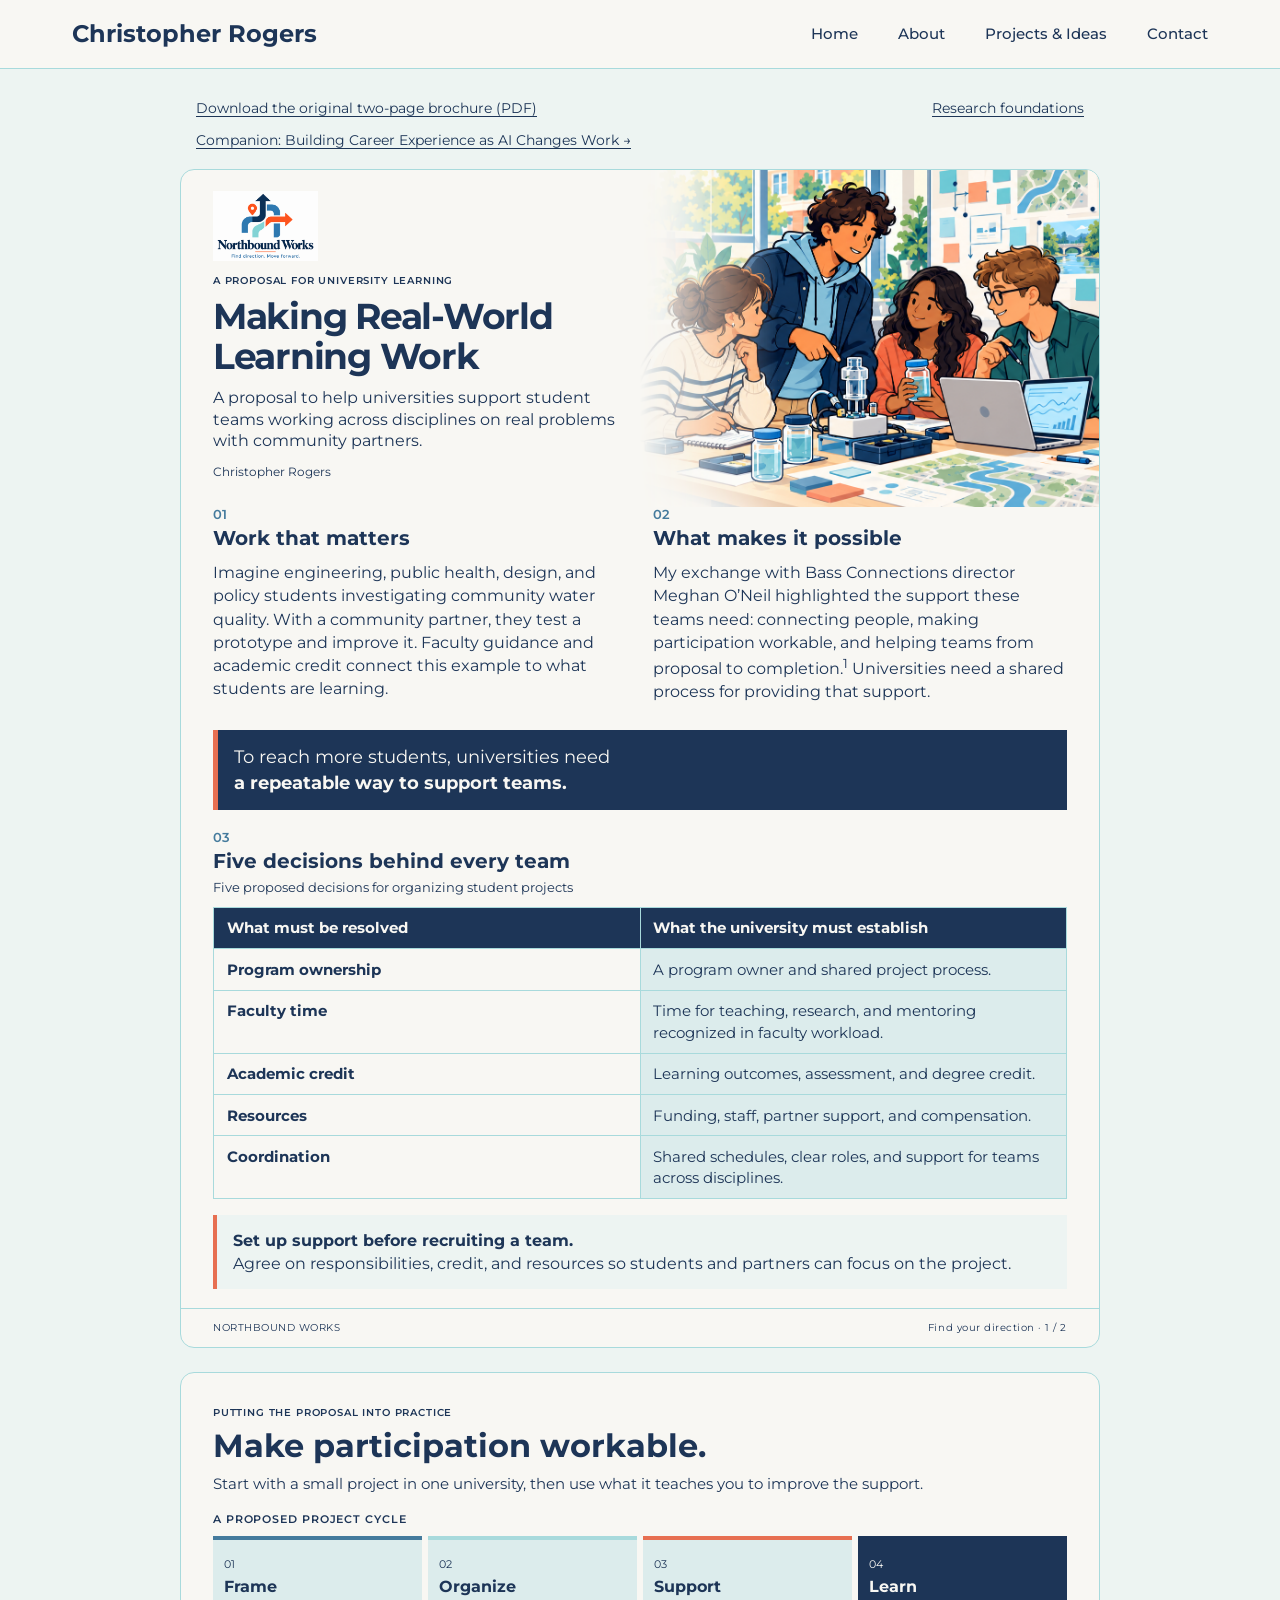
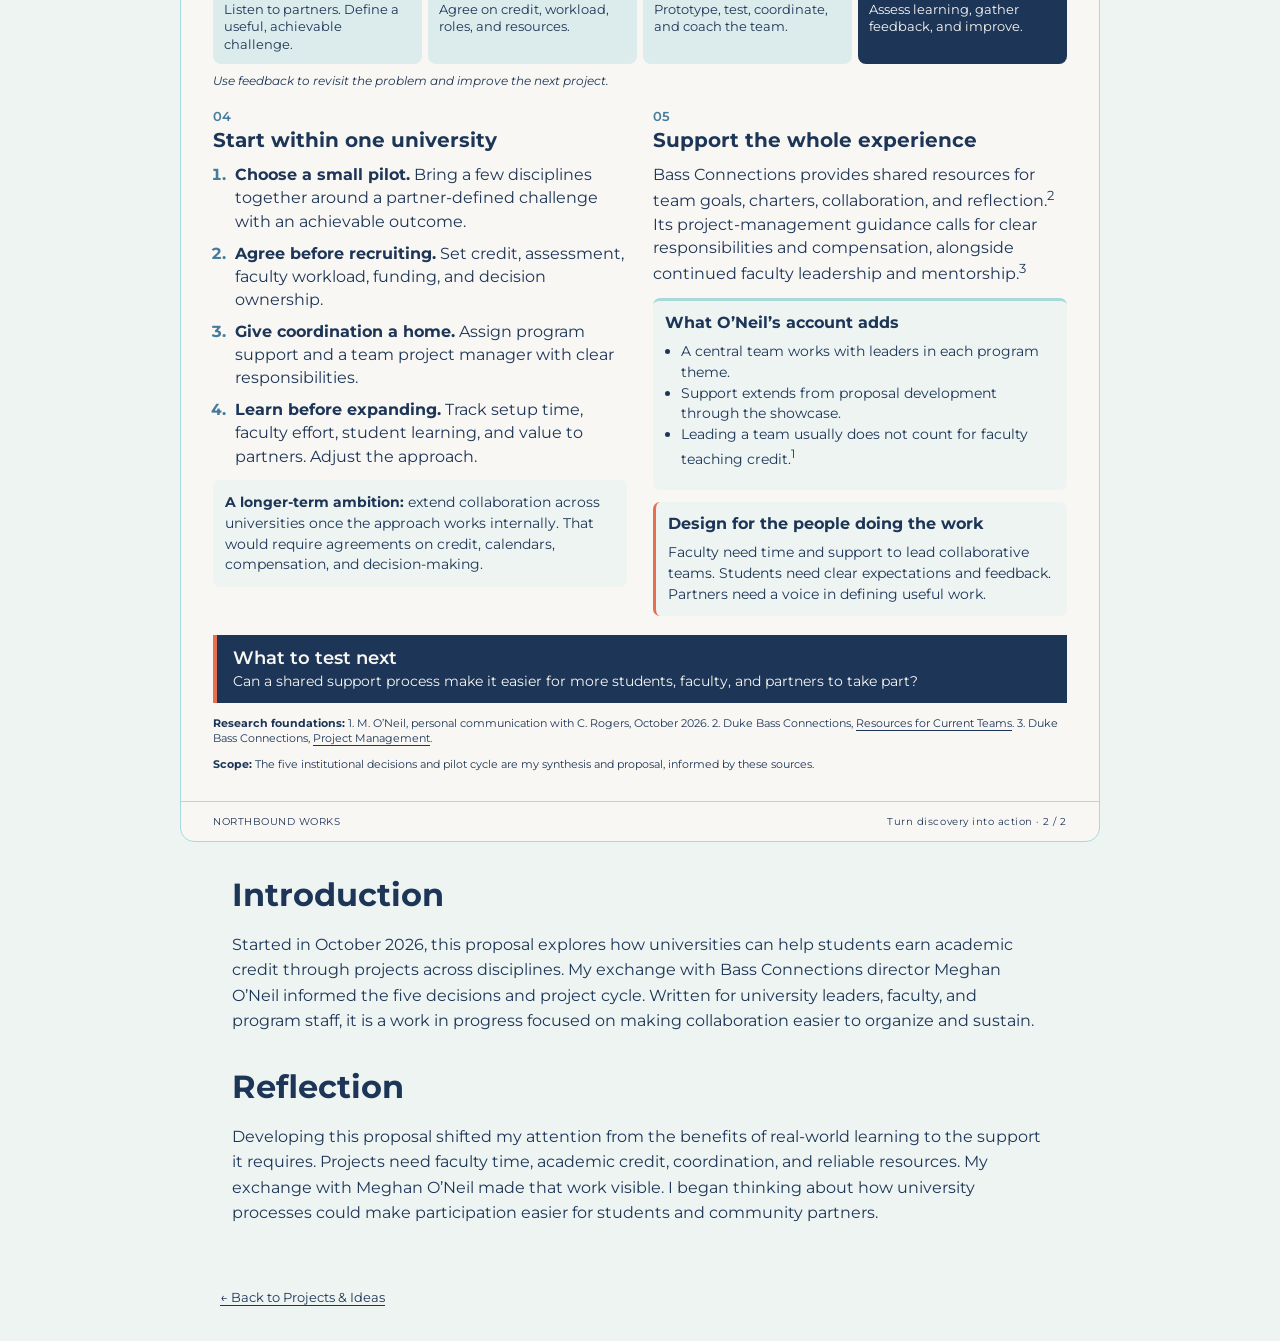
<file: making-real-world-learning-work.html>
<!DOCTYPE html>
<html lang="en"><head>
<meta charset="UTF-8"><meta name="viewport" content="width=device-width, initial-scale=1.0">
<title>Making Real-World Learning Work | Northbound Works</title>
<meta name="description" content="A proposal to help universities support student teams working across disciplines on real problems with community partners.">
<link rel="canonical" href="https://chriroge.github.io/northbound-works/making-real-world-learning-work.html">
<link rel="stylesheet" href="style.css"><link rel="stylesheet" href="article.css">
    <!-- Google Fonts as fallbacks -->
    <link rel="preconnect" href="https://fonts.googleapis.com">
    <link rel="preconnect" href="https://fonts.gstatic.com" crossorigin>
    <link href="https://fonts.googleapis.com/css2?family=Montserrat:wght@400;500;600;700&display=swap" rel="stylesheet">
<link rel="stylesheet" href="editorial.css"><link rel="stylesheet" href="brochure.css?v=detail-cleanup-1"><link rel="stylesheet" href="real-world-learning.css"></head><body class="article-page real-world-page">
<a class="skip-link" href="#article">Skip to article</a>
<nav class="navbar">
        <div class="nav-container">
            <a href="index.html#home" class="logo">Christopher Rogers</a>
            <ul class="nav-menu">
                <li><a href="index.html#home">Home</a></li>
                <li><a href="index.html#about">About</a></li>
                <li><a href="index.html#work">Projects &amp; Ideas</a></li>
                <li><a href="index.html#contact">Contact</a></li>
            </ul>
        </div>
    </nav>
<main id="article" class="brochure">
<div class="brochure-actions"><a href="making-real-world-learning-work.pdf" download>Download the original two-page brochure (PDF)</a><a href="#research">Research foundations</a><a href="the-vanishing-apprentice.html">Companion: Building Career Experience as AI Changes Work →</a></div>
<article class="brochure-page" aria-label="Page 1: Make the experience possible">
<header class="brochure-cover"><div class="school-art"><img src="images/real-world-learning-team.png" alt="The older Northbound student and three interdisciplinary teammates compare a water-quality sensor prototype, community map, and laptop data."></div><div class="brandline"><a href="index.html"><img src="images/New Logo. New Phrase PNG.png" alt="Northbound Works. Find direction. Move forward."></a></div><div class="cover-copy"><p class="kicker">A proposal for university learning</p><h1>Making Real-World Learning Work</h1><p class="deck">A proposal to help universities support student teams working across disciplines on real problems with community partners.</p><p class="author">Christopher Rogers</p></div></header>
<div class="page-content">
<div class="two-up opening"><section><h2><span>01</span> Work that matters</h2><p>Imagine engineering, public health, design, and policy students investigating community water quality. With a community partner, they test a prototype and improve it. Faculty guidance and academic credit connect this example to what students are learning.</p></section>
<section><h2><span>02</span> What makes it possible</h2><p>My exchange with Bass Connections director Meghan O’Neil highlighted the support these teams need: connecting people, making participation workable, and helping teams from proposal to completion.<sup>1</sup> Universities need a shared process for providing that support.</p></section></div>
<p class="big-shift">To reach more students, universities need<br><strong>a repeatable way to support teams.</strong></p>
<section class="comparison"><h2><span>03</span> Five decisions behind every team</h2><table><caption>Five proposed decisions for organizing student projects</caption><thead><tr><th scope="col">What must be resolved</th><th scope="col">What the university must establish</th></tr></thead><tbody>
<tr><td><strong>Program ownership</strong></td><td>A program owner and shared project process.</td></tr>
<tr><td><strong>Faculty time</strong></td><td>Time for teaching, research, and mentoring recognized in faculty workload.</td></tr>
<tr><td><strong>Academic credit</strong></td><td>Learning outcomes, assessment, and degree credit.</td></tr>
<tr><td><strong>Resources</strong></td><td>Funding, staff, partner support, and compensation.</td></tr>
<tr><td><strong>Coordination</strong></td><td>Shared schedules, clear roles, and support for teams across disciplines.</td></tr>
</tbody></table></section>
<aside class="takeaway"><strong>Set up support before recruiting a team.</strong>Agree on responsibilities, credit, and resources so students and partners can focus on the project.</aside>
</div><footer class="page-footer"><span>NORTHBOUND WORKS</span><span>Find your direction · 1 / 2</span></footer></article>
<article class="brochure-page" aria-label="Page 2: Make participation workable">
<header class="second-header"><p class="kicker">Putting the proposal into practice</p><h2>Make participation workable.</h2><p>Start with a small project in one university, then use what it teaches you to improve the support.</p></header>
<div class="page-content"><figure class="brochure-cycle"><figcaption>A proposed project cycle</figcaption><ol>
<li><span>01</span><h3>Frame</h3><p>Listen to partners. Define a useful, achievable challenge.</p></li>
<li><span>02</span><h3>Organize</h3><p>Agree on credit, workload, roles, and resources.</p></li>
<li><span>03</span><h3>Support</h3><p>Prototype, test, coordinate, and coach the team.</p></li>
<li><span>04</span><h3>Learn</h3><p>Assess learning, gather feedback, and improve.</p></li>
</ol><p class="cycle-return">Use feedback to revisit the problem and improve the next project.</p></figure>
<div class="two-up"><section><h2><span>04</span> Start within one university</h2><ol class="numbered-actions">
<li><strong>Choose a small pilot.</strong> Bring a few disciplines together around a partner-defined challenge with an achievable outcome.</li>
<li><strong>Agree before recruiting.</strong> Set credit, assessment, faculty workload, funding, and decision ownership.</li>
<li><strong>Give coordination a home.</strong> Assign program support and a team project manager with clear responsibilities.</li>
<li><strong>Learn before expanding.</strong> Track setup time, faculty effort, student learning, and value to partners. Adjust the approach.</li>
</ol><aside class="small-note"><strong>A longer-term ambition:</strong> extend collaboration across universities once the approach works internally. That would require agreements on credit, calendars, compensation, and decision-making.</aside></section>
<section><h2><span>05</span> Support the whole experience</h2><p>Bass Connections provides shared resources for team goals, charters, collaboration, and reflection.<sup>2</sup> Its project-management guidance calls for clear responsibilities and compensation, alongside continued faculty leadership and mentorship.<sup>3</sup></p>
<div class="meeting-card"><h3>What O’Neil’s account adds</h3><ul><li>A central team works with leaders in each program theme.</li><li>Support extends from proposal development through the showcase.</li><li>Leading a team usually does not count for faculty teaching credit.<sup>1</sup></li></ul></div>
<aside class="parent-note"><h3>Design for the people doing the work</h3><p>Faculty need time and support to lead collaborative teams. Students need clear expectations and feedback. Partners need a voice in defining useful work.</p></aside></section></div>
<div class="closing-strip"><strong>What to test next</strong><span>Can a shared support process make it easier for more students, faculty, and partners to take part?</span></div>
<div id="research" class="brochure-references"><p><strong>Research foundations:</strong> 1. M. O’Neil, personal communication with C. Rogers, October 2026. 2. Duke Bass Connections, <a href="https://bassconnections.duke.edu/project-teams/resources-current-teams/">Resources for Current Teams</a>. 3. Duke Bass Connections, <a href="https://bassconnections.duke.edu/project-teams/resources-current-teams/project-management/">Project Management</a>.</p><p><strong>Scope:</strong> The five institutional decisions and pilot cycle are my synthesis and proposal, informed by these sources.</p></div>
</div><footer class="page-footer"><span>NORTHBOUND WORKS</span><span>Turn discovery into action · 2 / 2</span></footer></article>
<section class="essay" id="portfolio-context" aria-labelledby="portfolio-introduction"><h2 id="portfolio-introduction">Introduction</h2><p>Started in October 2026, this proposal explores how universities can help students earn academic credit through projects across disciplines. My exchange with Bass Connections director Meghan O’Neil informed the five decisions and project cycle. Written for university leaders, faculty, and program staff, it is a work in progress focused on making collaboration easier to organize and sustain.</p><h2>Reflection</h2><p>Developing this proposal shifted my attention from the benefits of real-world learning to the support it requires. Projects need faculty time, academic credit, coordination, and reliable resources. My exchange with Meghan O’Neil made that work visible. I began thinking about how university processes could make participation easier for students and community partners.</p></section>
<a class="editorial-back" href="index.html#work">← Back to Projects &amp; Ideas</a></main></body></html>
</file>
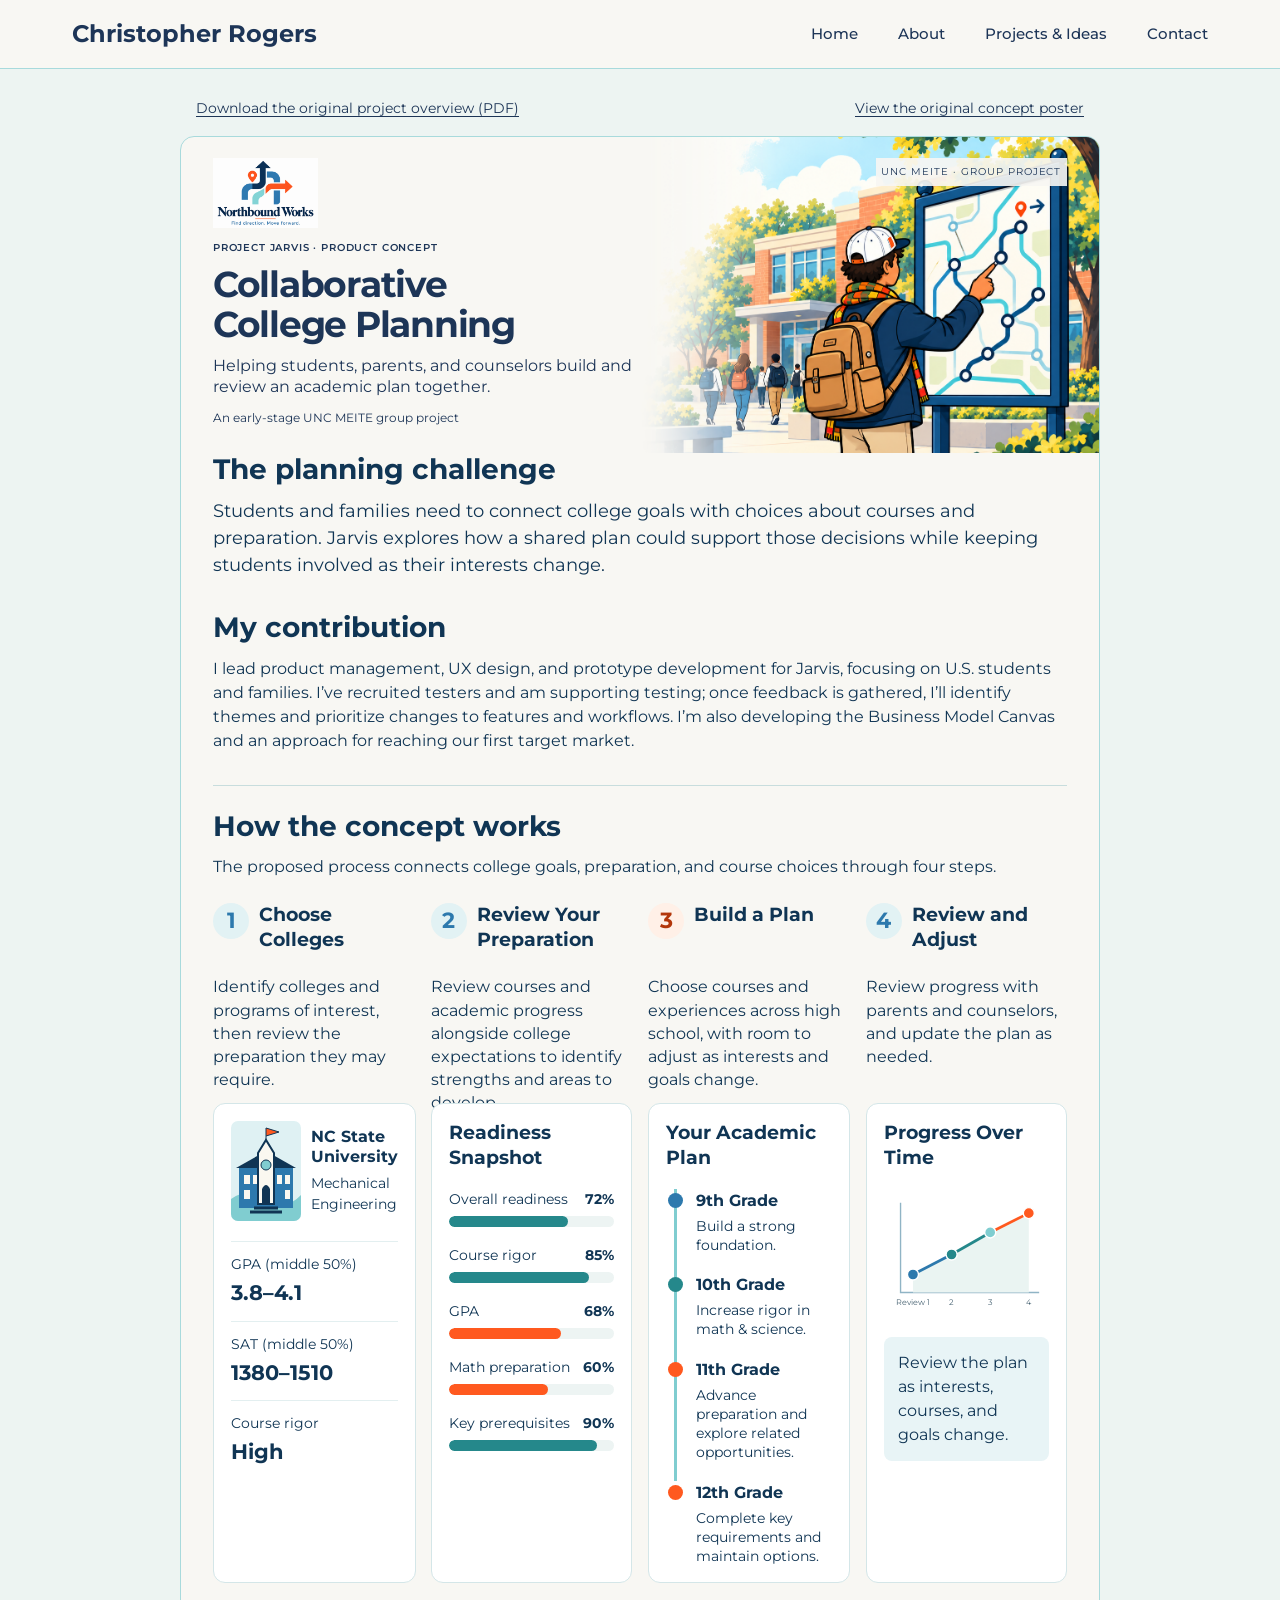
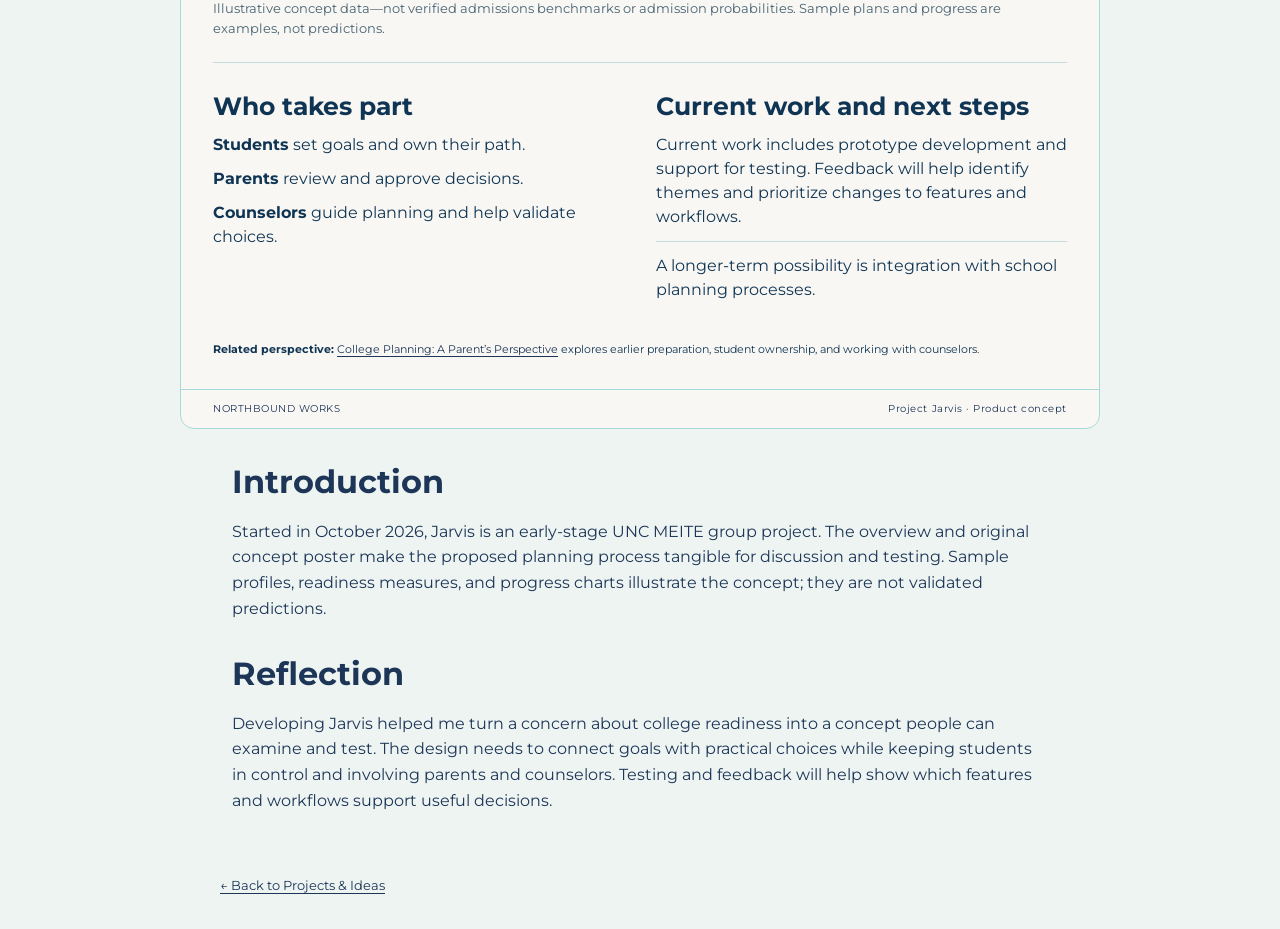
<file: project-jarvis.html>
<!DOCTYPE html>
<html lang="en"><head>
<meta charset="UTF-8"><meta name="viewport" content="width=device-width, initial-scale=1.0">
<title>Collaborative College Planning — Project Jarvis | Northbound Works</title>
<meta name="description" content="An early-stage UNC MEITE group project exploring academic planning for students, parents, and counselors.">
<link rel="canonical" href="https://chriroge.github.io/northbound-works/project-jarvis.html">
<link rel="stylesheet" href="style.css"><link rel="stylesheet" href="article.css">
    <!-- Google Fonts as fallbacks -->
    <link rel="preconnect" href="https://fonts.googleapis.com">
    <link rel="preconnect" href="https://fonts.gstatic.com" crossorigin>
    <link href="https://fonts.googleapis.com/css2?family=Montserrat:wght@400;500;600;700&display=swap" rel="stylesheet">
<link rel="stylesheet" href="editorial.css"><link rel="stylesheet" href="brochure.css?v=detail-cleanup-1"><link rel="stylesheet" href="jarvis-editorial.css">
<style>
/* Scoped to the revised Jarvis content; existing site header stays intact. */
.jarvis-story { --j-navy:#103554; --j-blue:#2D79AD; --j-teal:#25888b; --j-sky:#80CDD0; --j-orange:#FF591F; color:var(--j-navy); font-family:'Montserrat',sans-serif; font-size:16px; line-height:1.5; }
.jarvis-story *, .jarvis-story *::before, .jarvis-story *::after { box-sizing:border-box; }
.jarvis-story h2,.jarvis-story h3,.jarvis-story h4 { color:var(--j-navy); font-family:'Montserrat', sans-serif; letter-spacing:normal; }
.jarvis-story h2 { margin:0 0 12px; font-size:clamp(22px,2.4vw,28px); line-height:1.2; }
.jarvis-story p { margin:0 0 12px; }
.jarvis-story .j-intro { max-width:850px; margin:0 0 32px; }
.jarvis-story .j-intro p { font-size:18px; }
.jarvis-story .j-intro .j-lead { font-family:'Montserrat', sans-serif; font-size:clamp(23px,2.4vw,30px); line-height:1.35; }
.jarvis-story .j-contribution { margin: 0 0 2rem; }
.jarvis-story .j-process { margin:0; padding:24px 0; border-top:1px solid #c8dddd; border-bottom:1px solid #c8dddd; }
.jarvis-story .j-steps { display:grid; grid-template-columns:repeat(4,minmax(0,1fr)); gap:16px; margin-top:24px; }
.jarvis-story .j-step { display:grid; grid-template-rows:76px 128px 1fr; gap:12px; min-width:0; margin:0; padding:0; }
.jarvis-story .j-step h3 { display:flex; align-items:flex-start; gap:10px; margin:0; font-size:19px; line-height:1.3; }
.jarvis-story .j-number { display:grid; place-items:center; flex:0 0 36px; height:36px; border-radius:50%; background:#e2f2f4; color:var(--j-blue); font-family:'Montserrat',sans-serif; font-size:22px; }
.jarvis-story .j-step:nth-child(3) .j-number { background:#fff0e7; color:#b3370b; }
.jarvis-story .j-step > p { font-size:16px; line-height:1.45; margin:0; }
.jarvis-story .j-panel { margin:0; padding:17px; border:1px solid #d4e6e8; border-radius:12px; background:#fff; min-height:360px; }
.jarvis-story .j-panel h4 { font-size:19px; line-height:1.3; margin:0 0 18px; }
.jarvis-story .j-college { display:grid; grid-template-columns:70px 1fr; gap:10px; align-items:center; margin-bottom:20px; }
.jarvis-story .j-college svg { width:70px; height:100px; border-radius:7px; }
.jarvis-story .j-college strong { display:block; line-height:1.25; font-size:16px; }
.jarvis-story .j-college small { display:block; font-size:14px; margin-top:6px; }
.jarvis-story .j-facts { margin:0; }
.jarvis-story .j-facts div { padding:12px 0; border-top:1px solid #e3eff0; }
.jarvis-story .j-facts dt { font-size:14px; }
.jarvis-story .j-facts dd { font-weight:700; font-size:21px; margin:2px 0 0; }
.jarvis-story .j-bar-row { margin:0 0 18px; }
.jarvis-story .j-bar-label { display:flex; justify-content:space-between; gap:6px; font-size:14px; margin-bottom:6px; }
.jarvis-story .j-track { height:11px; background:#edf4f3; border-radius:20px; overflow:hidden; }
.jarvis-story .j-fill { display:block; height:100%; background:var(--j-teal); border-radius:20px; }
.jarvis-story .j-fill.j-gap { background:var(--j-orange); }
.jarvis-story .j-years { list-style:none; margin:0 0 0 8px; padding:0; }
.jarvis-story .j-years li { position:relative; border-left:3px solid var(--j-sky); padding:0 0 19px 19px; margin:0; }
.jarvis-story .j-years li:last-child { border-color:transparent; padding-bottom:0; }
.jarvis-story .j-years li::before { content:''; position:absolute; width:15px; height:15px; border-radius:50%; background:var(--j-blue); top:4px; left:-9px; }
.jarvis-story .j-years li:nth-child(2)::before { background:var(--j-teal); }
.jarvis-story .j-years li:nth-child(n+3)::before { background:var(--j-orange); }
.jarvis-story .j-years strong { font-size:16px; }
.jarvis-story .j-years p { margin:4px 0 0; font-size:14px; line-height:1.35; }
.jarvis-story .j-progress { display:block; width:100%; height:auto; margin:15px 0 24px; }
.jarvis-story .j-reminder { background:#e8f4f6; padding:14px; border-radius:8px; font-size:16px; }
.jarvis-story .j-caption { font-size:13px; color:#486373; margin:16px 0 0; }
.jarvis-story .j-bottom { display:grid; grid-template-columns:1fr 1fr; gap:32px; padding:28px 0; }
.jarvis-story .j-bottom h2 { font-size:25px; }
.jarvis-story .j-roles { padding:0; margin:0; list-style:none; }
.jarvis-story .j-roles li { margin:0 0 10px; }
.jarvis-story .j-future { padding-top:12px; border-top:1px solid #c8dddd; }
@media(min-width:1100px) { .jarvis-story .j-step { grid-template-rows:60px 116px 1fr; } }
@media(max-width:1000px) { .jarvis-story .j-steps { grid-template-columns:repeat(2,minmax(0,1fr)); gap:28px 20px; } .jarvis-story .j-step { grid-template-rows:52px 100px 1fr; } }
@media(max-width:600px) { .jarvis-story .j-steps,.jarvis-story .j-bottom { grid-template-columns:1fr; } .jarvis-story .j-step { grid-template-rows:auto auto auto; gap:14px; } .jarvis-story .j-panel { min-height:0; } .jarvis-story .j-college { grid-template-columns:85px 1fr; } .jarvis-story .j-intro p { font-size:17px; } }
@media print { .jarvis-story .j-step { break-inside:avoid; } }
</style>
</head><body class="article-page jarvis-editorial">
<a class="skip-link" href="#article">Skip to article</a>
<nav class="navbar">
        <div class="nav-container">
            <a href="index.html#home" class="logo">Christopher Rogers</a>
            <ul class="nav-menu">
                <li><a href="index.html#home">Home</a></li>
                <li><a href="index.html#about">About</a></li>
                <li><a href="index.html#work">Projects &amp; Ideas</a></li>
                <li><a href="index.html#contact">Contact</a></li>
            </ul>
        </div>
    </nav>
<main id="article" class="brochure">
<div class="brochure-actions"><a href="project-jarvis-overview.pdf" download>Download the original project overview (PDF)</a><a href="images/project-jarvis.png">View the original concept poster</a></div>
<article class="brochure-page" aria-label="Project Jarvis overview">
<header class="brochure-cover"><div class="school-art"><img src="images/jarvis-pathways-hero.png" alt="The Northbound student with a backpack tracing possible academic routes on a campus map."></div><div class="brandline"><a href="index.html"><img src="images/New Logo. New Phrase PNG.png" alt="Northbound Works. Find direction. Move forward."></a><span>UNC MEITE · GROUP PROJECT</span></div><div class="cover-copy"><p class="kicker">Project Jarvis · Product concept</p><h1>Collaborative College Planning</h1><p class="deck">Helping students, parents, and counselors build and review an academic plan together.</p><p class="author">An early-stage UNC MEITE group project</p></div></header>

<div class="page-content jarvis-story">
  <section class="j-intro" aria-label="The planning challenge">
    <h2>The planning challenge</h2>
    <p>Students and families need to connect college goals with choices about courses and preparation. Jarvis explores how a shared plan could support those decisions while keeping students involved as their interests change.</p>
  </section>

  <section class="j-contribution" aria-labelledby="jarvis-contribution">
    <h2 id="jarvis-contribution">My contribution</h2>
    <p>I lead product management, UX design, and prototype development for Jarvis, focusing on U.S. students and families. I’ve recruited testers and am supporting testing; once feedback is gathered, I’ll identify themes and prioritize changes to features and workflows. I’m also developing the Business Model Canvas and an approach for reaching our first target market.</p>
  </section>

  <section class="j-process" aria-labelledby="jarvis-process-title">
    <h2 id="jarvis-process-title">How the concept works</h2>
    <p>The proposed process connects college goals, preparation, and course choices through four steps.</p>
    <div class="j-steps">
      <section class="j-step">
        <h3><span class="j-number">1</span> Choose Colleges</h3>
        <p>Identify colleges and programs of interest, then review the preparation they may require.</p>
        <div class="j-panel" aria-label="Illustrative college target profile">
          <div class="j-college">
            <svg viewBox="0 0 70 100" role="img" aria-label="Stylized campus building">
              <rect width="70" height="100" fill="#dff1f3"/>
              <path d="M0 78 Q18 65 36 78 T70 74 V100 H0Z" fill="#80CDD0"/>
              <path d="M8 47 H62 V87 H8Z" fill="#2D79AD"/>
              <path d="M5 47 L35 30 L65 47Z" fill="#103554"/>
              <path d="M27 32 V83 H43 V32 L35 19Z" fill="#FAF8F0" stroke="#103554" stroke-width="2"/>
              <path d="M35 19 V7 L48 11 L35 15" fill="#FF591F" stroke="#103554"/>
              <g fill="#FAF8F0"><path d="M13 54H19V63H13ZM22 54H26V63H22ZM46 54H51V63H46ZM54 54H59V63H54ZM13 69H19V78H13ZM54 69H59V78H54Z"/></g>
              <path d="M31 83V68Q35 60 39 68V83" fill="#103554"/>
              <path d="M23 87H47M19 91H51" stroke="#103554" stroke-width="3"/>
              <circle cx="35" cy="44" r="5" fill="#80CDD0" stroke="#103554"/>
            </svg>
            <div><strong>NC State University</strong><small>Mechanical Engineering</small></div>
          </div>
          <dl class="j-facts">
            <div><dt>GPA (middle 50%)</dt><dd>3.8–4.1</dd></div>
            <div><dt>SAT (middle 50%)</dt><dd>1380–1510</dd></div>
            <div><dt>Course rigor</dt><dd>High</dd></div>
          </dl>
        </div>
      </section>
      <section class="j-step">
        <h3><span class="j-number">2</span> Review Your Preparation</h3>
        <p>Review courses and academic progress alongside college expectations to identify strengths and areas to develop.</p>
        <div class="j-panel">
          <h4>Readiness Snapshot</h4>
          <div class="j-bar-row"><div class="j-bar-label"><span>Overall readiness</span><strong>72%</strong></div><div class="j-track" aria-hidden="true"><span class="j-fill" style="width:72%"></span></div></div>
          <div class="j-bar-row"><div class="j-bar-label"><span>Course rigor</span><strong>85%</strong></div><div class="j-track" aria-hidden="true"><span class="j-fill" style="width:85%"></span></div></div>
          <div class="j-bar-row"><div class="j-bar-label"><span>GPA</span><strong>68%</strong></div><div class="j-track" aria-hidden="true"><span class="j-fill j-gap" style="width:68%"></span></div></div>
          <div class="j-bar-row"><div class="j-bar-label"><span>Math preparation</span><strong>60%</strong></div><div class="j-track" aria-hidden="true"><span class="j-fill j-gap" style="width:60%"></span></div></div>
          <div class="j-bar-row"><div class="j-bar-label"><span>Key prerequisites</span><strong>90%</strong></div><div class="j-track" aria-hidden="true"><span class="j-fill" style="width:90%"></span></div></div>
        </div>
      </section>
      <section class="j-step">
        <h3><span class="j-number">3</span> Build a Plan</h3>
        <p>Choose courses and experiences across high school, with room to adjust as interests and goals change.</p>
        <div class="j-panel">
          <h4>Your Academic Plan</h4>
          <ol class="j-years">
            <li><strong>9th Grade</strong><p>Build a strong foundation.</p></li>
            <li><strong>10th Grade</strong><p>Increase rigor in math &amp; science.</p></li>
            <li><strong>11th Grade</strong><p>Advance preparation and explore related opportunities.</p></li>
            <li><strong>12th Grade</strong><p>Complete key requirements and maintain options.</p></li>
          </ol>
        </div>
      </section>
      <section class="j-step">
        <h3><span class="j-number">4</span> Review and Adjust</h3>
        <p>Review progress with parents and counselors, and update the plan as needed.</p>
        <div class="j-panel">
          <h4>Progress Over Time</h4>
          <svg class="j-progress" viewBox="0 0 240 180" role="img" aria-labelledby="progress-title progress-desc">
            <title id="progress-title">Illustrative progress over four reviews</title><desc id="progress-desc">Four connected points rise from left to right, representing an example of improving readiness. This is not measured student data.</desc>
            <path d="M24 20V150H225" fill="none" stroke="#90b4c5" stroke-width="2"/>
            <path d="M42 124L98 95L154 63L210 35V150H42Z" fill="#eaf4f2"/>
            <path d="M42 124L98 95" stroke="#2D79AD" stroke-width="4"/><path d="M98 95L154 63" stroke="#25888b" stroke-width="4"/><path d="M154 63L210 35" stroke="#FF591F" stroke-width="4"/>
            <g stroke="#fff" stroke-width="2"><circle cx="42" cy="124" r="8" fill="#2D79AD"/><circle cx="98" cy="95" r="8" fill="#25888b"/><circle cx="154" cy="63" r="8" fill="#80CDD0"/><circle cx="210" cy="35" r="8" fill="#FF591F"/></g>
            <g fill="#486373" font-family="Montserrat,sans-serif" font-size="11" text-anchor="middle"><text x="42" y="168">Review 1</text><text x="98" y="168">2</text><text x="154" y="168">3</text><text x="210" y="168">4</text></g>
          </svg>
          <p class="j-reminder">Review the plan as interests, courses, and goals change.</p>
        </div>
      </section>
    </div>
    <p class="j-caption">Illustrative concept data—not verified admissions benchmarks or admission probabilities. Sample plans and progress are examples, not predictions.</p>
  </section>

  <div class="j-bottom">
    <section><h2>Who takes part</h2><ul class="j-roles">
      <li><strong>Students</strong> set goals and own their path.</li>
      <li><strong>Parents</strong> review and approve decisions.</li>
      <li><strong>Counselors</strong> guide planning and help validate choices.</li>
    </ul></section>
    <section><h2>Current work and next steps</h2><p>Current work includes prototype development and support for testing. Feedback will help identify themes and prioritize changes to features and workflows.</p><p class="j-future">A longer-term possibility is integration with school planning processes.</p></section>
  </div>
  <div class="brochure-references"><p><strong>Related perspective:</strong> <a href="the-counselors-dilemma.html">College Planning: A Parent’s Perspective</a> explores earlier preparation, student ownership, and working with counselors.</p></div>
</div>
<footer class="page-footer"><span>NORTHBOUND WORKS</span><span>Project Jarvis · Product concept</span></footer></article>
<section class="essay" id="portfolio-context" aria-labelledby="portfolio-introduction"><h2 id="portfolio-introduction">Introduction</h2><p>Started in October 2026, Jarvis is an early-stage UNC MEITE group project. The overview and original concept poster make the proposed planning process tangible for discussion and testing. Sample profiles, readiness measures, and progress charts illustrate the concept; they are not validated predictions.</p><h2>Reflection</h2><p>Developing Jarvis helped me turn a concern about college readiness into a concept people can examine and test. The design needs to connect goals with practical choices while keeping students in control and involving parents and counselors. Testing and feedback will help show which features and workflows support useful decisions.</p></section>
<a class="editorial-back" href="index.html#work">← Back to Projects &amp; Ideas</a></main></body></html>
</file>
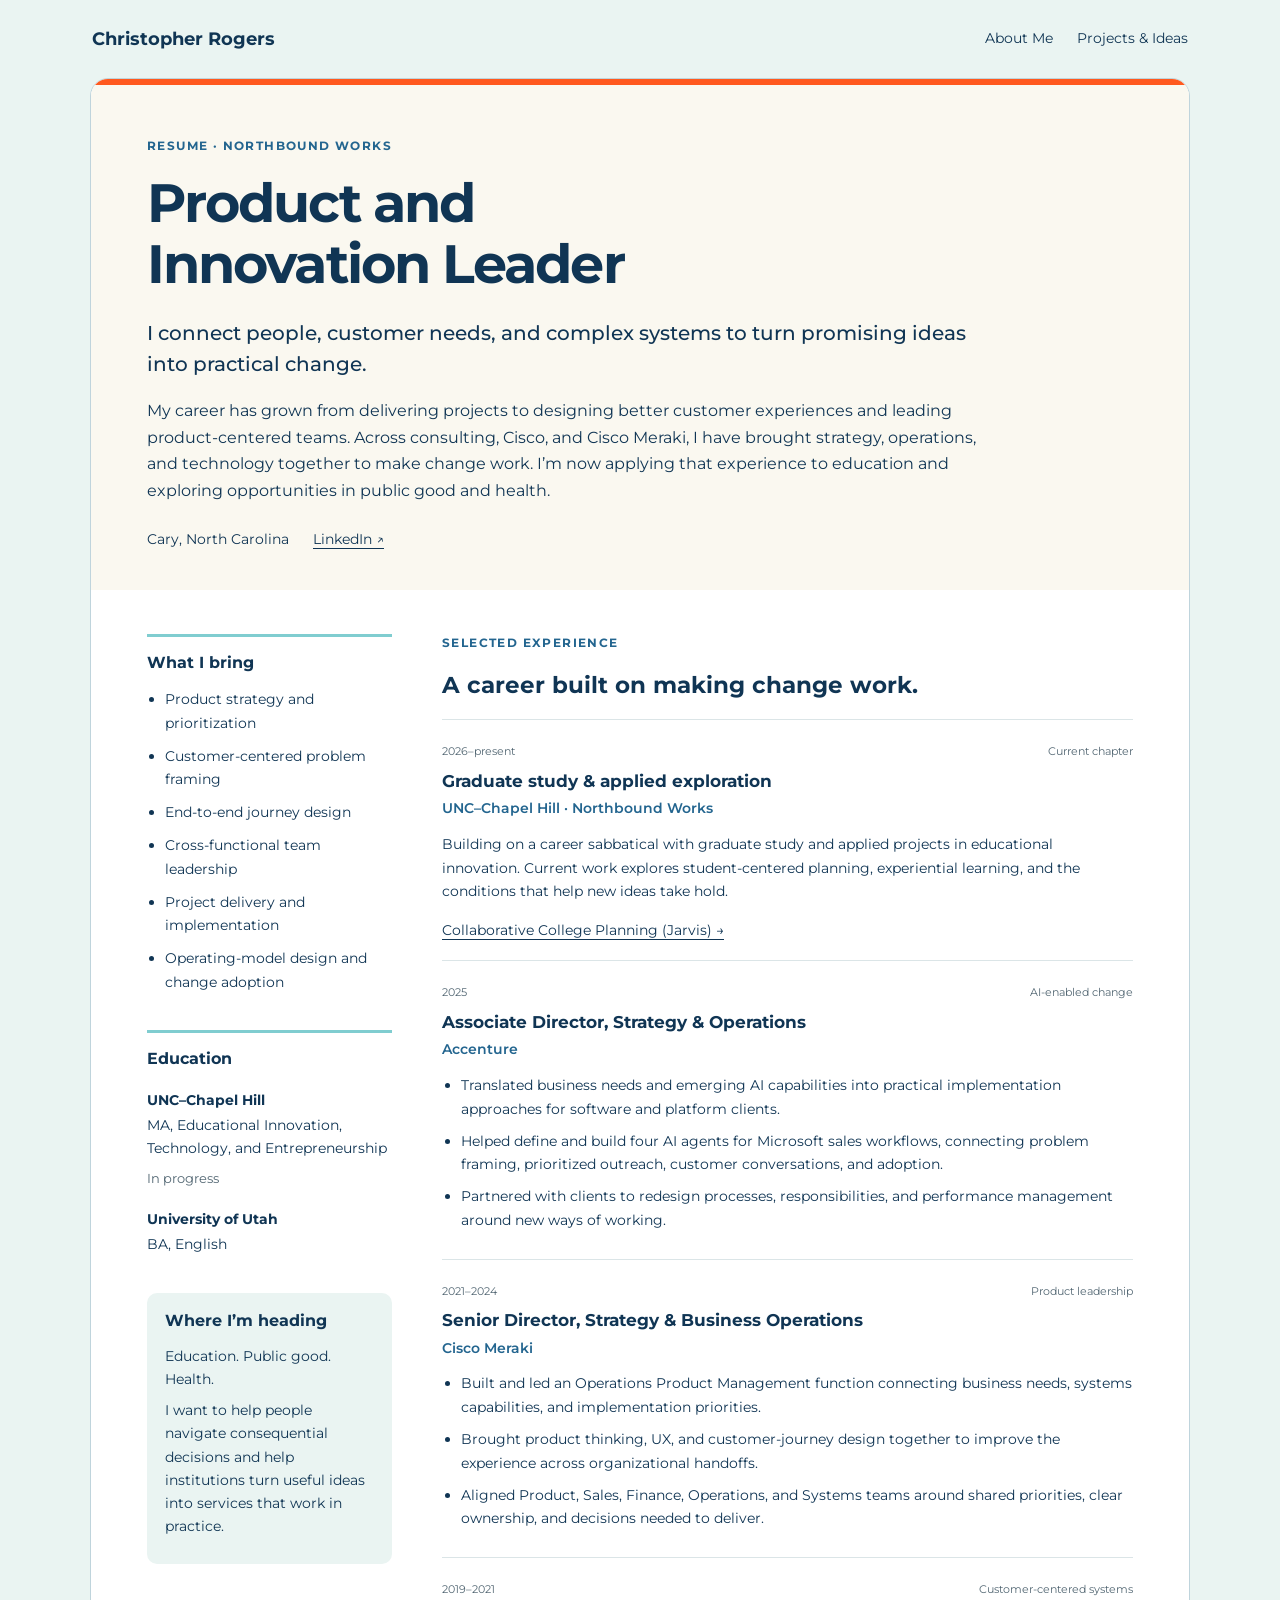
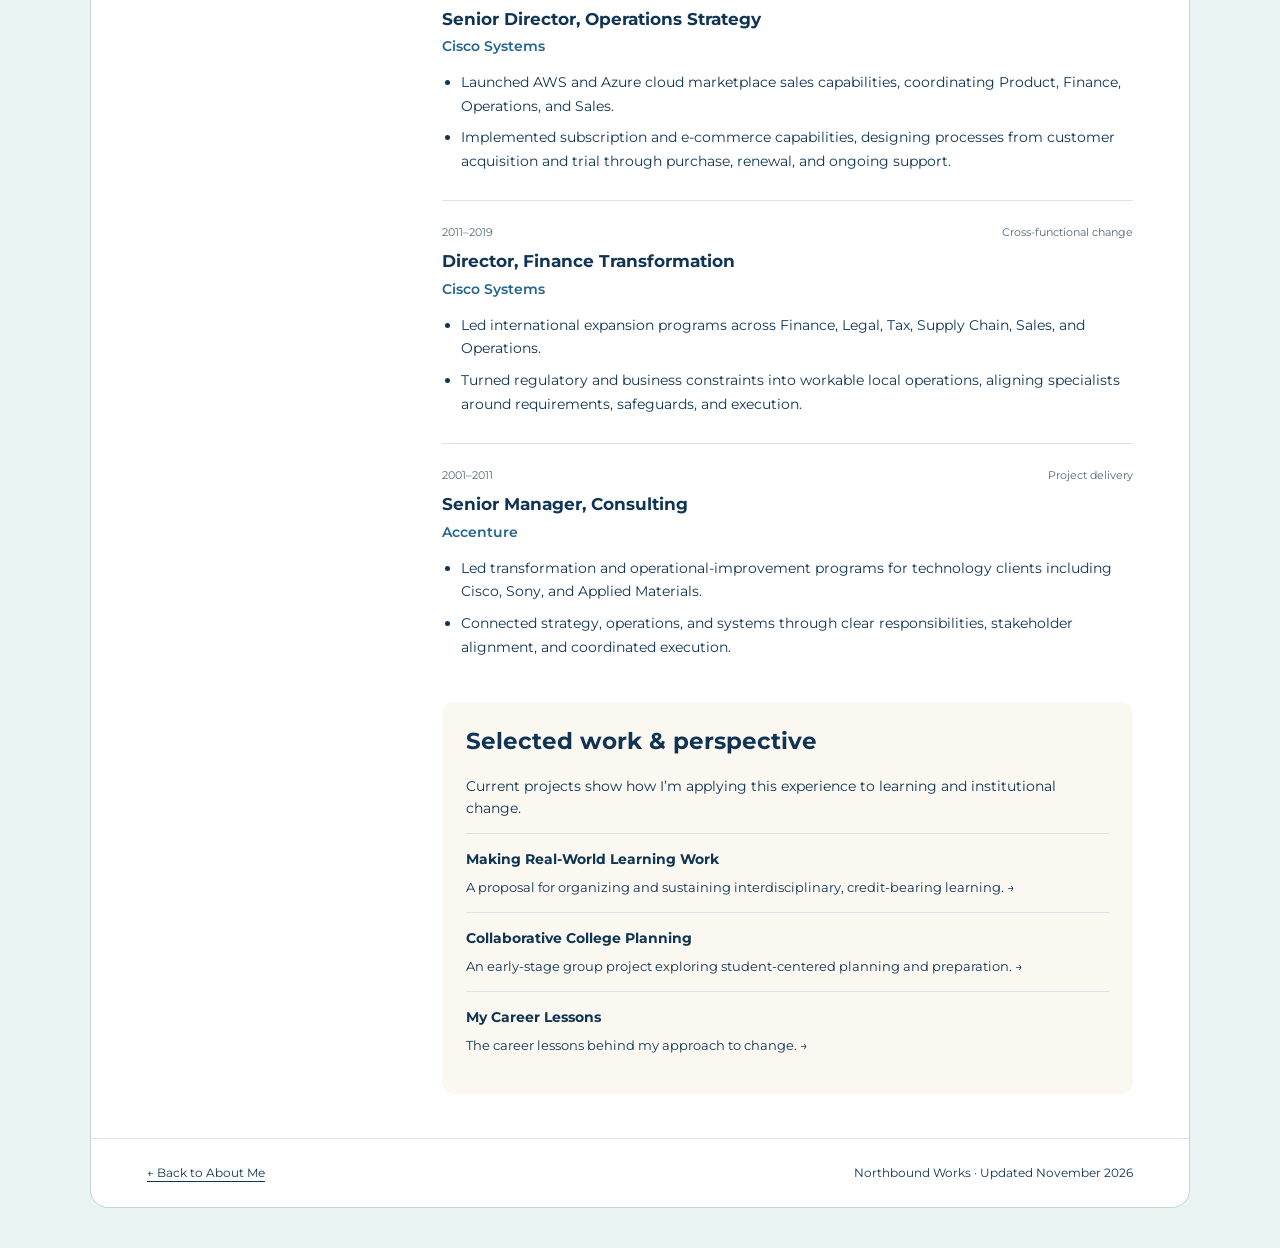
<file: resume.html>
<!doctype html>
<html lang="en">
<head>
<meta charset="utf-8"><meta name="viewport" content="width=device-width, initial-scale=1">
<meta name="description" content="Christopher Rogers — Product and Innovation Leader connecting project delivery, customer-centered design, and product leadership.">
<title>Resume · Christopher Rogers | Northbound Works</title>
<link rel="preconnect" href="https://fonts.googleapis.com"><link rel="preconnect" href="https://fonts.gstatic.com" crossorigin>
<link href="https://fonts.googleapis.com/css2?family=Montserrat:wght@400;500;600;700&amp;display=swap" rel="stylesheet">
<link rel="stylesheet" href="resume.css">
</head>
<body>
<a class="skip" href="#resume">Skip to resume</a>
<nav aria-label="Main navigation"><a class="name" href="index.html#home">Christopher Rogers</a><div><a href="index.html#about">About Me</a><a href="index.html#work">Projects &amp; Ideas</a></div></nav>
<main id="resume">
<header class="resume-hero">
<p class="eyebrow">Resume · Northbound Works</p>
<h1>Product and<br>Innovation Leader</h1>
<p class="lead">I connect people, customer needs, and complex systems to turn promising ideas into practical change.</p>
<p>My career has grown from delivering projects to designing better customer experiences and leading product-centered teams. Across consulting, Cisco, and Cisco Meraki, I have brought strategy, operations, and technology together to make change work. I’m now applying that experience to education and exploring opportunities in public good and health.</p>
<div class="contact"><span>Cary, North Carolina</span><a href="https://www.linkedin.com/in/christopher-rogers-7a0619/">LinkedIn ↗</a></div>
</header>
<div class="resume-body">
<aside aria-label="Capabilities and education">
<section><h2>What I bring</h2><ul class="capabilities"><li>Product strategy and prioritization</li><li>Customer-centered problem framing</li><li>End-to-end journey design</li><li>Cross-functional team leadership</li><li>Project delivery and implementation</li><li>Operating-model design and change adoption</li></ul></section>
<section><h2>Education</h2><h3>UNC–Chapel Hill</h3><p>MA, Educational Innovation, Technology, and Entrepreneurship</p><p class="muted">In progress</p><h3>University of Utah</h3><p>BA, English</p></section>
<section class="direction"><h2>Where I’m heading</h2><p>Education. Public good. Health.</p><p>I want to help people navigate consequential decisions and help institutions turn useful ideas into services that work in practice.</p></section>
</aside>
<div class="experience">
<section aria-labelledby="experience-heading"><p class="eyebrow">Selected experience</p><h2 id="experience-heading">A career built on making change work.</h2>
<article class="role"><div class="role-meta"><span>2026–present</span><span>Current chapter</span></div><h3>Graduate study &amp; applied exploration</h3><p class="employer">UNC–Chapel Hill · Northbound Works</p><p>Building on a career sabbatical with graduate study and applied projects in educational innovation. Current work explores student-centered planning, experiential learning, and the conditions that help new ideas take hold.</p><p class="role-link"><a href="project-jarvis.html">Collaborative College Planning (Jarvis) →</a></p></article>
<article class="role"><div class="role-meta"><span>2025</span><span>AI-enabled change</span></div><h3>Associate Director, Strategy &amp; Operations</h3><p class="employer">Accenture</p><ul><li>Translated business needs and emerging AI capabilities into practical implementation approaches for software and platform clients.</li><li>Helped define and build four AI agents for Microsoft sales workflows, connecting problem framing, prioritized outreach, customer conversations, and adoption.</li><li>Partnered with clients to redesign processes, responsibilities, and performance management around new ways of working.</li></ul></article>
<article class="role"><div class="role-meta"><span>2021–2024</span><span>Product leadership</span></div><h3>Senior Director, Strategy &amp; Business Operations</h3><p class="employer">Cisco Meraki</p><ul><li>Built and led an Operations Product Management function connecting business needs, systems capabilities, and implementation priorities.</li><li>Brought product thinking, UX, and customer-journey design together to improve the experience across organizational handoffs.</li><li>Aligned Product, Sales, Finance, Operations, and Systems teams around shared priorities, clear ownership, and decisions needed to deliver.</li></ul></article>
<article class="role"><div class="role-meta"><span>2019–2021</span><span>Customer-centered systems</span></div><h3>Senior Director, Operations Strategy</h3><p class="employer">Cisco Systems</p><ul><li>Launched AWS and Azure cloud marketplace sales capabilities, coordinating Product, Finance, Operations, and Sales.</li><li>Implemented subscription and e-commerce capabilities, designing processes from customer acquisition and trial through purchase, renewal, and ongoing support.</li></ul></article>
<article class="role"><div class="role-meta"><span>2011–2019</span><span>Cross-functional change</span></div><h3>Director, Finance Transformation</h3><p class="employer">Cisco Systems</p><ul><li>Led international expansion programs across Finance, Legal, Tax, Supply Chain, Sales, and Operations.</li><li>Turned regulatory and business constraints into workable local operations, aligning specialists around requirements, safeguards, and execution.</li></ul></article>
<article class="role"><div class="role-meta"><span>2001–2011</span><span>Project delivery</span></div><h3>Senior Manager, Consulting</h3><p class="employer">Accenture</p><ul><li>Led transformation and operational-improvement programs for technology clients including Cisco, Sony, and Applied Materials.</li><li>Connected strategy, operations, and systems through clear responsibilities, stakeholder alignment, and coordinated execution.</li></ul></article>
</section>
<section class="selected-work" aria-labelledby="work-heading"><h2 id="work-heading">Selected work &amp; perspective</h2><p>Current projects show how I’m applying this experience to learning and institutional change.</p><a href="making-real-world-learning-work.html"><strong>Making Real-World Learning Work</strong><span>A proposal for organizing and sustaining interdisciplinary, credit-bearing learning. →</span></a><a href="project-jarvis.html"><strong>Collaborative College Planning</strong><span>An early-stage group project exploring student-centered planning and preparation. →</span></a><a href="finding-my-way-north.html"><strong>My Career Lessons</strong><span>The career lessons behind my approach to change. →</span></a></section>
</div></div>
<footer><a href="index.html#about">← Back to About Me</a><span>Northbound Works · Updated November 2026</span></footer>
</main></body></html>
</file>
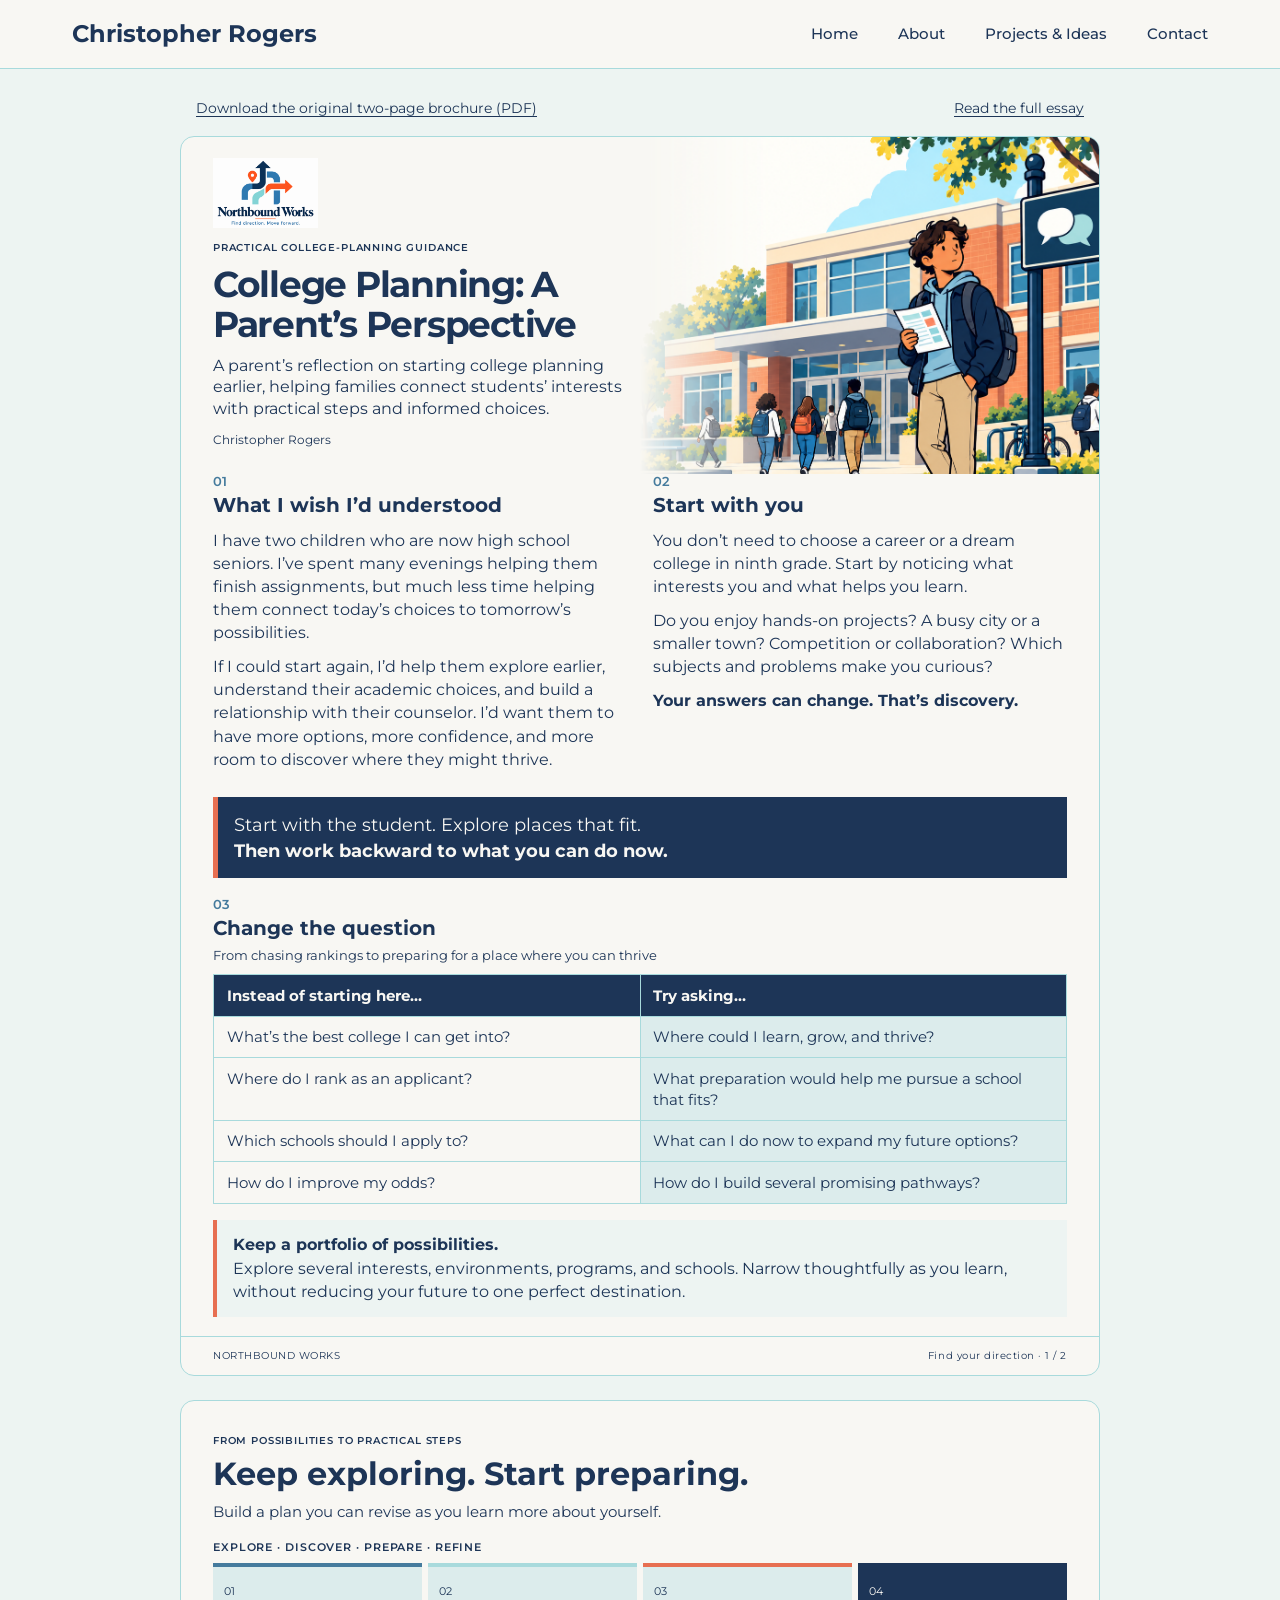
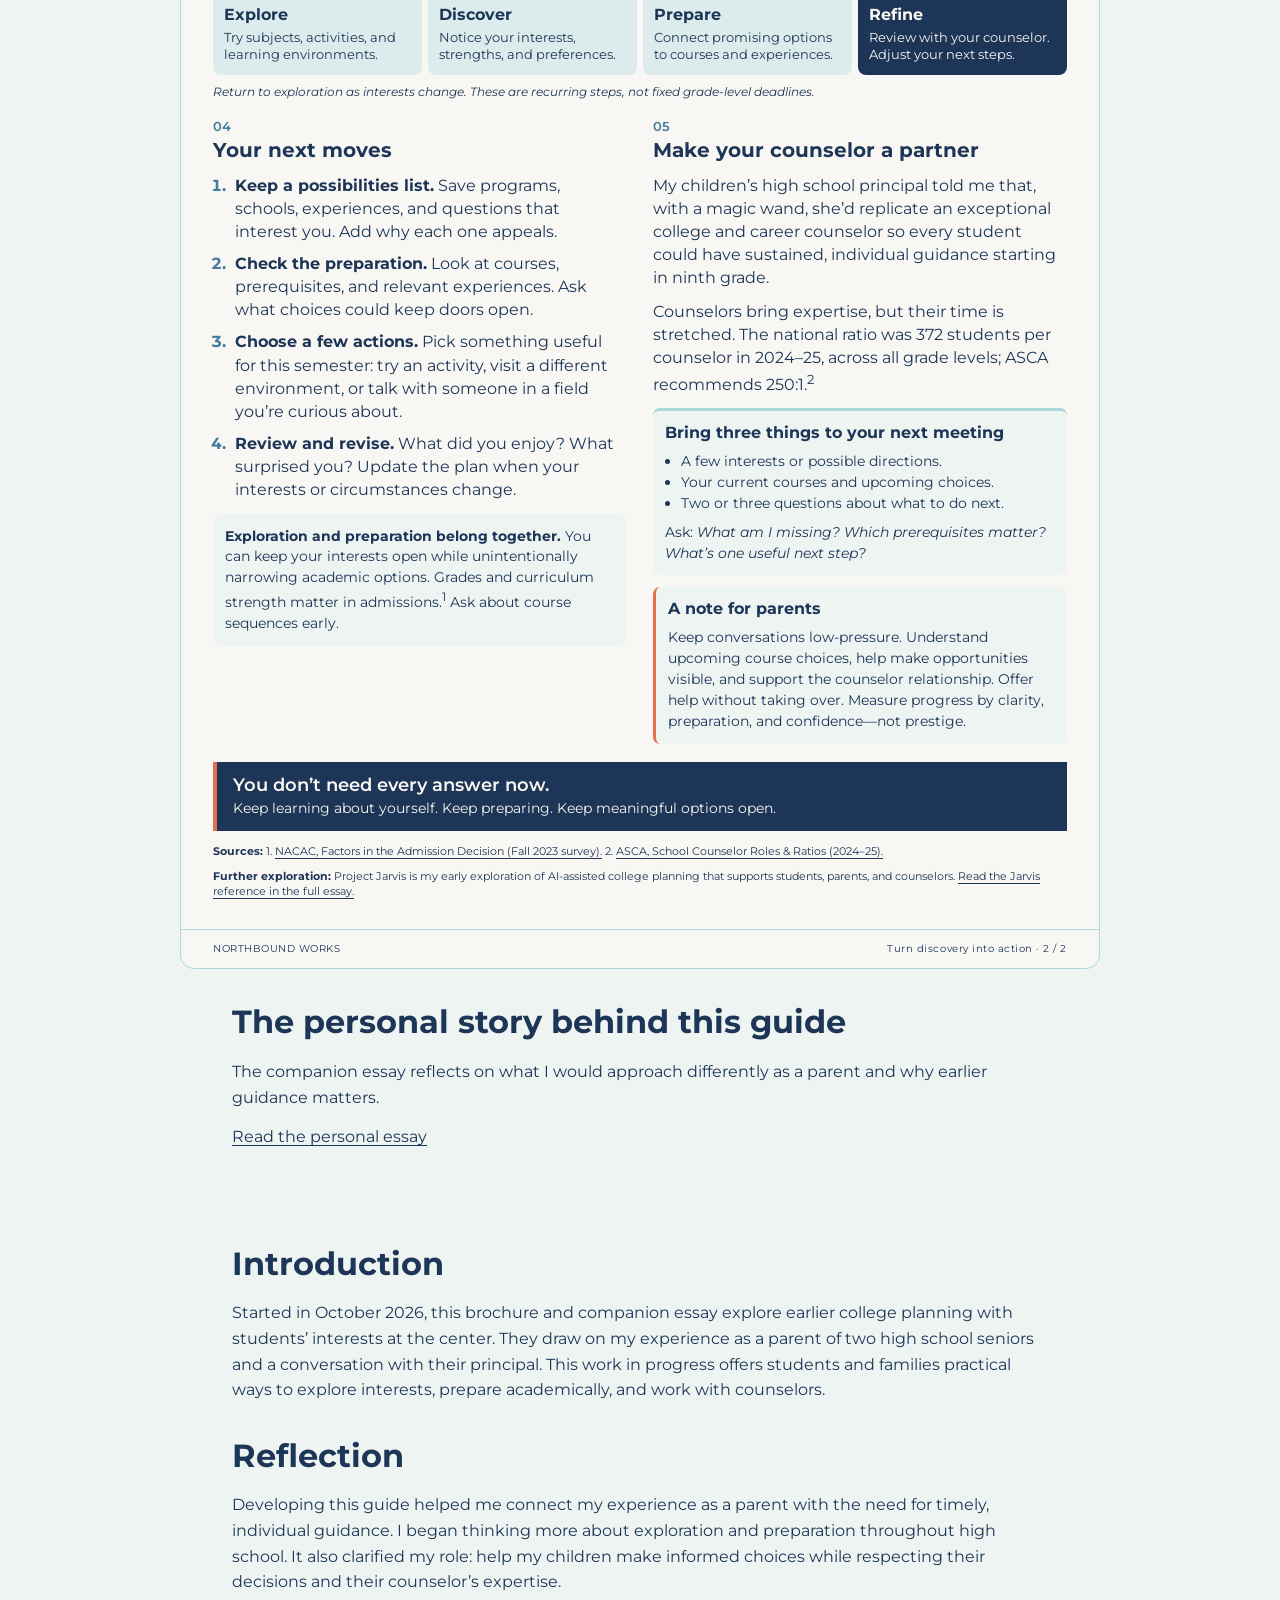
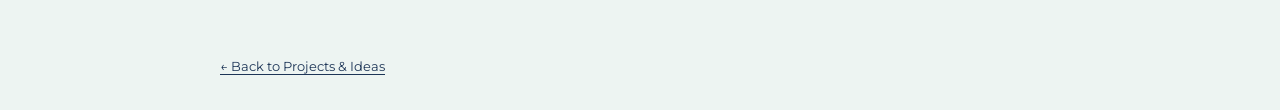
<file: the-counselors-dilemma.html>
<!DOCTYPE html>
<html lang="en"><head>
<meta charset="UTF-8"><meta name="viewport" content="width=device-width, initial-scale=1.0">
<title>College Planning: A Parent’s Perspective | Northbound Works</title>
<meta name="description" content="A parent's reflection on starting college planning earlier, exploring students' interests, and preparing with families and counselors.">
<link rel="canonical" href="https://chriroge.github.io/northbound-works/the-counselors-dilemma.html">
<link rel="stylesheet" href="style.css"><link rel="stylesheet" href="article.css">
    <!-- Google Fonts as fallbacks -->
    <link rel="preconnect" href="https://fonts.googleapis.com">
    <link rel="preconnect" href="https://fonts.gstatic.com" crossorigin>
    <link href="https://fonts.googleapis.com/css2?family=Montserrat:wght@400;500;600;700&display=swap" rel="stylesheet">
<link rel="stylesheet" href="editorial.css"><link rel="stylesheet" href="brochure.css?v=detail-cleanup-1"></head><body class="article-page">
<a class="skip-link" href="#article">Skip to article</a>
<nav class="navbar">
        <div class="nav-container">
            <a href="index.html#home" class="logo">Christopher Rogers</a>
            <ul class="nav-menu">
                <li><a href="index.html#home">Home</a></li>
                <li><a href="index.html#about">About</a></li>
                <li><a href="index.html#work">Projects &amp; Ideas</a></li>
                <li><a href="index.html#contact">Contact</a></li>
            </ul>
        </div>
    </nav>
<main id="article" class="brochure">
<div class="brochure-actions"><a href="student-college-planning-brochure.pdf" download>Download the original two-page brochure (PDF)</a><a href="if-i-could-go-back-in-time.html">Read the full essay</a></div>
<article class="brochure-page" aria-label="Page 1: Find your direction">
<header class="brochure-cover"><div class="school-art"><img src="images/high-school-pathways.png" alt="A high school student holding a course-planning sheet beside a guidance sign."></div><div class="brandline"><a href="index.html"><img src="images/New Logo. New Phrase PNG.png" alt="Northbound Works. Find direction. Move forward."></a></div><div class="cover-copy"><p class="kicker">Practical college-planning guidance</p><h1>College Planning: A Parent’s Perspective</h1><p class="deck">A parent’s reflection on starting college planning earlier, helping families connect students’ interests with practical steps and informed choices.</p><p class="author">Christopher Rogers</p></div></header>
<div class="page-content">
<div class="two-up opening"><section><h2><span>01</span> What I wish I’d understood</h2><p>I have two children who are now high school seniors. I’ve spent many evenings helping them finish assignments, but much less time helping them connect today’s choices to tomorrow’s possibilities.</p><p>If I could start again, I’d help them explore earlier, understand their academic choices, and build a relationship with their counselor. I’d want them to have more options, more confidence, and more room to discover where they might thrive.</p></section><section><h2><span>02</span> Start with you</h2><p>You don’t need to choose a career or a dream college in ninth grade. Start by noticing what interests you and what helps you learn.</p><p>Do you enjoy hands-on projects? A busy city or a smaller town? Competition or collaboration? Which subjects and problems make you curious?</p><p><strong>Your answers can change. That’s discovery.</strong></p></section></div>
<p class="big-shift">Start with the student. Explore places that fit.<br><strong>Then work backward to what you can do now.</strong></p>
<section class="comparison"><h2><span>03</span> Change the question</h2><table><caption>From chasing rankings to preparing for a place where you can thrive</caption><thead><tr><th scope="col">Instead of starting here…</th><th scope="col">Try asking…</th></tr></thead><tbody><tr><td>What’s the best college I can get into?</td><td>Where could I learn, grow, and thrive?</td></tr><tr><td>Where do I rank as an applicant?</td><td>What preparation would help me pursue a school that fits?</td></tr><tr><td>Which schools should I apply to?</td><td>What can I do now to expand my future options?</td></tr><tr><td>How do I improve my odds?</td><td>How do I build several promising pathways?</td></tr></tbody></table></section>
<aside class="takeaway"><strong>Keep a portfolio of possibilities.</strong> Explore several interests, environments, programs, and schools. Narrow thoughtfully as you learn, without reducing your future to one perfect destination.</aside>
</div><footer class="page-footer"><span>NORTHBOUND WORKS</span><span>Find your direction · 1 / 2</span></footer></article>
<article class="brochure-page" aria-label="Page 2: Turn discovery into action">
<header class="second-header"><p class="kicker">From possibilities to practical steps</p><h2>Keep exploring. Start preparing.</h2><p>Build a plan you can revise as you learn more about yourself.</p></header>
<div class="page-content">
<figure class="brochure-cycle"><figcaption>Explore · Discover · Prepare · Refine</figcaption><ol><li><span>01</span><h3>Explore</h3><p>Try subjects, activities, and learning environments.</p></li><li><span>02</span><h3>Discover</h3><p>Notice your interests, strengths, and preferences.</p></li><li><span>03</span><h3>Prepare</h3><p>Connect promising options to courses and experiences.</p></li><li><span>04</span><h3>Refine</h3><p>Review with your counselor. Adjust your next steps.</p></li></ol><p class="cycle-return">Return to exploration as interests change. These are recurring steps, not fixed grade-level deadlines.</p></figure>
<div class="two-up action-columns"><section><h2><span>04</span> Your next moves</h2><ol class="numbered-actions"><li><strong>Keep a possibilities list.</strong> Save programs, schools, experiences, and questions that interest you. Add why each one appeals.</li><li><strong>Check the preparation.</strong> Look at courses, prerequisites, and relevant experiences. Ask what choices could keep doors open.</li><li><strong>Choose a few actions.</strong> Pick something useful for this semester: try an activity, visit a different environment, or talk with someone in a field you’re curious about.</li><li><strong>Review and revise.</strong> What did you enjoy? What surprised you? Update the plan when your interests or circumstances change.</li></ol><aside class="small-note"><strong>Exploration and preparation belong together.</strong> You can keep your interests open while unintentionally narrowing academic options. Grades and curriculum strength matter in admissions.<sup>1</sup> Ask about course sequences early.</aside></section>
<section><h2><span>05</span> Make your counselor a partner</h2><p>My children’s high school principal told me that, with a magic wand, she’d replicate an exceptional college and career counselor so every student could have sustained, individual guidance starting in ninth grade.</p><p>Counselors bring expertise, but their time is stretched. The national ratio was 372 students per counselor in 2024–25, across all grade levels; ASCA recommends 250:1.<sup>2</sup></p><div class="meeting-card"><h3>Bring three things to your next meeting</h3><ul><li>A few interests or possible directions.</li><li>Your current courses and upcoming choices.</li><li>Two or three questions about what to do next.</li></ul><p>Ask: <em>What am I missing? Which prerequisites matter? What’s one useful next step?</em></p></div><aside class="parent-note"><h3>A note for parents</h3><p>Keep conversations low-pressure. Understand upcoming course choices, help make opportunities visible, and support the counselor relationship. Offer help without taking over. Measure progress by clarity, preparation, and confidence—not prestige.</p></aside></section></div>
<div class="closing-strip"><strong>You don’t need every answer now.</strong><span>Keep learning about yourself. Keep preparing. Keep meaningful options open.</span></div>
<div class="brochure-references"><p><strong>Sources:</strong> 1. <a href="https://www.nacacnet.org/factors-in-the-admission-decision/">NACAC, Factors in the Admission Decision (Fall 2023 survey).</a> 2. <a href="https://www.schoolcounselor.org/About-School-Counseling/School-Counselor-Roles-Ratios">ASCA, School Counselor Roles &amp; Ratios (2024–25).</a></p><p><strong>Further exploration:</strong> Project Jarvis is my early exploration of AI-assisted college planning that supports students, parents, and counselors. <a class="jarvis-link" href="if-i-could-go-back-in-time.html#full-making-better-guidance-possible">Read the Jarvis reference in the full essay.</a></p></div>
</div><footer class="page-footer"><span>NORTHBOUND WORKS</span><span>Turn discovery into action · 2 / 2</span></footer></article>
<section class="essay" id="complete" aria-labelledby="personal-essay-heading"><h2 id="personal-essay-heading">The personal story behind this guide</h2><p>The companion essay reflects on what I would approach differently as a parent and why earlier guidance matters.</p><p><a href="if-i-could-go-back-in-time.html">Read the personal essay</a></p></section>
<section class="essay" id="portfolio-context" aria-labelledby="portfolio-introduction"><h2 id="portfolio-introduction">Introduction</h2><p>Started in October 2026, this brochure and companion essay explore earlier college planning with students’ interests at the center. They draw on my experience as a parent of two high school seniors and a conversation with their principal. This work in progress offers students and families practical ways to explore interests, prepare academically, and work with counselors.</p><h2>Reflection</h2><p>Developing this guide helped me connect my experience as a parent with the need for timely, individual guidance. I began thinking more about exploration and preparation throughout high school. It also clarified my role: help my children make informed choices while respecting their decisions and their counselor’s expertise.</p></section>
<a class="editorial-back" href="index.html#work">← Back to Projects &amp; Ideas</a></main>
<script>
// Keep earlier links to embedded essay sections working at the essay’s own page.
const essaySections = new Set(["full-we-ve-been-starting-in-the-wrong-place","full-start-broad-narrow-thoughtfully-keep-options-open","full-planning-title","full-the-counselor-s-dilemma","full-what-i-d-do-differently-as-a-parent","full-for-students","full-for-parents","full-with-counselors","full-making-better-guidance-possible","full-looking-north"]);
function followEssaySection() {
    const section = location.hash.slice(1);
    if (essaySections.has(section)) {
        location.replace('if-i-could-go-back-in-time.html#' + section);
    }
}
window.addEventListener('hashchange', followEssaySection);
followEssaySection();
</script>
</body></html>
</file>
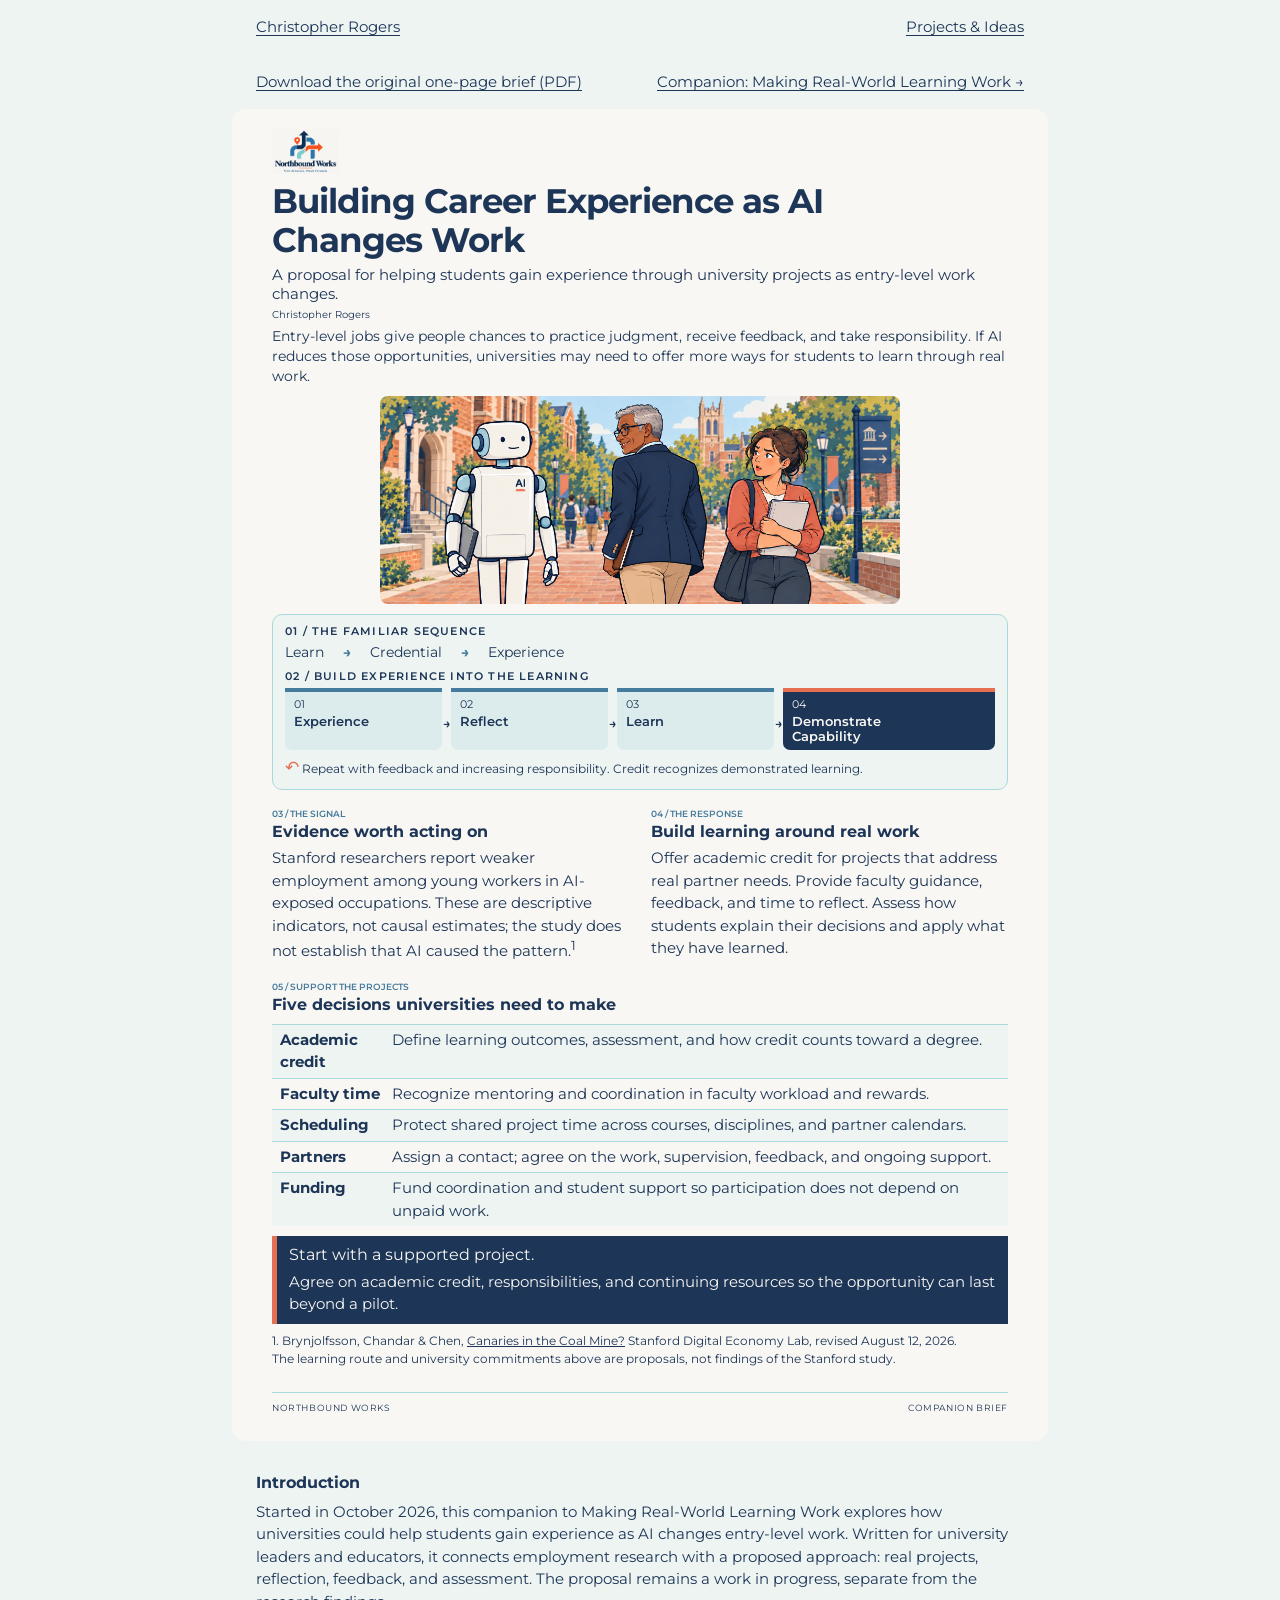
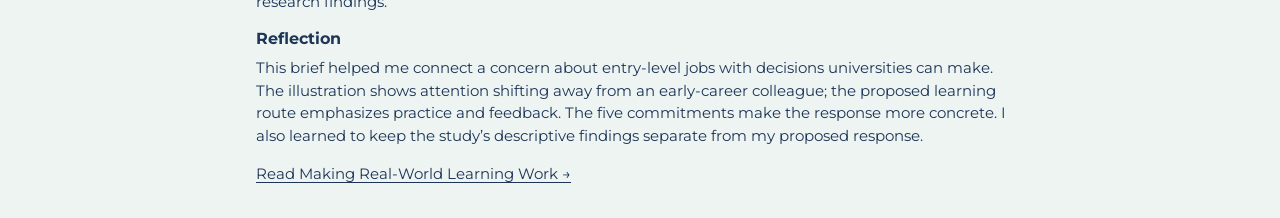
<file: the-vanishing-apprentice.html>
<!doctype html><html lang="en"><head><meta charset="utf-8"><meta name="viewport" content="width=device-width, initial-scale=1"><meta name="description" content="A proposal for helping students build experience and judgment as AI changes entry-level work."><link rel="canonical" href="https://chriroge.github.io/northbound-works/the-vanishing-apprentice.html"><title>Building Career Experience as AI Changes Work | Northbound Works</title>
<link href="https://fonts.googleapis.com/css2?family=Montserrat:wght@400;500;600;700&display=swap" rel="stylesheet">
<style>
*{box-sizing:border-box}body{margin:0;background:#edf4f2;color:#1D3557;font-family:'Montserrat',sans-serif}.sheet{width:816px;height:1056px;margin:auto;padding:28px 40px 25px;background:#F8F7F3;position:relative}header{display:flex;justify-content:space-between;align-items:center}header img{width:105px;mix-blend-mode:multiply}header span,.eyebrow,.label{font-size:10px;font-weight:600;letter-spacing:1.2px;text-transform:uppercase}.eyebrow{margin:18px 0 7px}h1,h2,.deck,.callout{font-family:'Montserrat',sans-serif}h1{font-size:40px;line-height:1.12;margin:0 0 10px;letter-spacing:-1px}.deck{font-size:19px;line-height:1.35;max-width:665px;margin:0 0 9px}.byline{font-size:11px;margin:0 0 17px}.intro{font-size:15px;line-height:1.45;margin:0 0 17px}.route{border:1px solid #A8DADC;border-radius:10px;padding:16px 18px;margin:0 0 17px;background:#edf4f2}.route .label{margin:0 0 8px}.old{display:flex;align-items:center;gap:19px;font-size:17px;margin-bottom:17px}.arrow{color:#457B9D;font-weight:700}.new{display:grid;grid-template-columns:1fr 1fr 1fr 1.35fr;gap:9px}.stop{position:relative;border-top:4px solid #457B9D;background:#dcecec;padding:9px 10px 11px;border-radius:0 0 7px 7px;font-size:15px;line-height:1.15;font-weight:600}.stop small{display:block;font-size:10px;font-weight:400;margin-bottom:5px}.stop:after{content:'→';position:absolute;right:-9px;top:24px;z-index:1;color:#1D3557}.stop:last-child{background:#1D3557;color:#F8F7F3;border-color:#E76F51}.stop:last-child:after{content:none}.return{font-size:11px;margin:9px 0 0;color:#1D3557}.return span{color:#E76F51;font-size:17px}.columns{display:grid;grid-template-columns:1fr 1fr;gap:25px;margin-bottom:15px}h2{font-size:18px;line-height:1.25;margin:0 0 7px}h2 small{display:block;font:600 10px 'Montserrat';color:#457B9D;margin-bottom:4px}.columns p{font-size:13px;line-height:1.42;margin:0}.commitments h2{margin-bottom:9px}.rows{font-size:12.5px;line-height:1.3}.row{display:grid;grid-template-columns:112px 1fr;border-top:1px solid #A8DADC;padding:6px 9px}.row:nth-child(odd){background:#edf4f2}.row strong{font-weight:700}.callout{background:#1D3557;color:#F8F7F3;border-left:5px solid #E76F51;padding:12px 14px;margin:17px 0 11px;font-size:17px;line-height:1.35}.callout span{display:block;font:13px/1.4 'Montserrat';margin-top:5px}.source{font-size:9px;line-height:1.35;margin:0}.source a{color:inherit}footer{position:absolute;bottom:22px;left:40px;right:40px;border-top:1px solid #A8DADC;padding-top:9px;display:flex;justify-content:space-between;font-size:9px;letter-spacing:.6px}@page{size:Letter;margin:0}@media print{body{background:#F8F7F3;print-color-adjust:exact;-webkit-print-color-adjust:exact}.sheet{margin:0}}
header img{width:85px}.eyebrow{margin-top:10px}h1{font-size:36px}.deck{font-size:17px}.byline{margin-bottom:12px}.intro{font-size:14px;line-height:1.4;margin-bottom:12px}.route{padding:12px 14px;margin-bottom:12px}.old{margin-bottom:11px}.columns{gap:22px;margin-bottom:12px}.columns p{font-size:12.5px;line-height:1.35}h2{font-size:17px}.row{padding:5px 8px}.callout{margin:12px 0 9px;padding:10px 12px}.source{font-size:8.5px}header img{width:67px}header{margin-bottom:8px}.sheet{padding-top:20px}h1{font-size:33px;margin-bottom:6px}.deck{font-size:15px;line-height:1.25;margin-bottom:5px;max-width:none}.byline{margin-bottom:9px}.hero{display:block;width:100%;height:auto;border-radius:8px;margin-bottom:9px}.intro{font-size:13px;line-height:1.3;margin-bottom:10px}.route{padding:9px 12px;margin-bottom:10px}.route .label{font-size:9px;margin-bottom:5px}.old{font-size:14px;margin-bottom:8px}.stop{padding:6px 9px;font-size:13px}.stop small{margin-bottom:3px}.return{margin-top:5px;font-size:10px}.columns{margin-bottom:10px}.columns p{font-size:12px;line-height:1.3}h2{font-size:16px;margin-bottom:5px}h2 small{font-size:9px;margin-bottom:3px}.rows{font-size:12px}.row{padding:4px 8px}.callout{font-size:16px;padding:8px 12px;margin:10px 0 8px}.callout span{font-size:12px}.source{font-size:8px}.hero{width:700px;margin:0 auto 10px}.route{margin-bottom:8px}.byline{font-size:10px;margin-bottom:6px}
.site-nav,.actions,.portfolio-note{max-width:816px;margin:0 auto;padding:16px 24px;font-size:15px;line-height:1.5}.site-nav{display:flex;justify-content:space-between;gap:16px;flex-wrap:wrap}.site-nav a,.actions a,.portfolio-note a{color:#1D3557;text-underline-offset:3px}.actions{display:flex;justify-content:space-between;gap:16px;flex-wrap:wrap}.portfolio-note h2{margin-top:16px}.portfolio-note p{margin:8px 0 16px}.sheet{border-radius:14px;overflow:hidden}.skip{position:absolute;left:-9999px}.skip:focus{position:static}
@media screen and (max-width:850px){.sheet{width:calc(100% - 24px);height:auto;padding:24px}.hero{width:100%;height:auto}footer{position:static;margin-top:24px}.source{font-size:11px}.columns p,.rows{font-size:15px}.deck{font-size:18px}.return{font-size:12px}.stop{font-size:15px}.callout span{font-size:15px}}
@media screen and (max-width:550px){h1{font-size:30px}.columns{grid-template-columns:1fr;gap:18px}.new{grid-template-columns:1fr 1fr;gap:10px}.stop:nth-child(2):after{content:none}.old{gap:10px;font-size:15px}.row{grid-template-columns:1fr;gap:4px;padding:8px}header span{font-size:9px}.callout{font-size:18px}.sheet{padding:18px}.label{letter-spacing:.7px}}
@media print{.site-nav,.actions,.portfolio-note,.skip{display:none}.sheet{border-radius:0}}
.intro{font-size:14px;line-height:1.4;margin:0 0 10px}.hero{width:520px;max-width:100%}@media screen and (max-width:850px){.intro{font-size:16px;line-height:1.5}.hero{width:100%}}@media screen{.sheet{height:auto;min-height:0;padding-bottom:28px}.sheet h1{max-width:26ch;font-size:clamp(28px,3vw,34px);line-height:1.15}.sheet footer{position:static;margin-top:24px}.sheet .columns p,.sheet .rows{font-size:15px;line-height:1.5}.sheet .source{font-size:12px;line-height:1.5}.sheet .callout span{font-size:15px;line-height:1.5}.sheet .columns,.sheet .route{margin-bottom:18px}.sheet .stop small,.sheet .route .label{font-size:11px}.sheet .return{font-size:12px;line-height:1.5}}</style></head><body><a class="skip" href="#brief">Skip to brochure</a><nav class="site-nav" aria-label="Main navigation"><a href="index.html#home">Christopher Rogers</a><a href="index.html#work">Projects &amp; Ideas</a></nav><div class="actions"><a href="the-vanishing-apprentice.pdf" download>Download the original one-page brief (PDF)</a><a href="making-real-world-learning-work.html">Companion: Making Real-World Learning Work →</a></div><main id="brief" class="sheet">
<header><img src="images/New Logo. New Phrase PNG.png" alt="Northbound Works"></header>

<h1>Building Career Experience as AI Changes Work</h1>
<p class="deck">A proposal for helping students gain experience through university projects as entry-level work changes.</p>
<p class="byline">Christopher Rogers</p>
<p class="intro">Entry-level jobs give people chances to practice judgment, receive feedback, and take responsibility. If AI reduces those opportunities, universities may need to offer more ways for students to learn through real work.</p>
<img class="hero" src="images/vanishing-apprentice.png" alt="A senior leader turns toward an approaching AI robot while an early-career colleague notices the diverted attention.">
<figure class="route" aria-label="Two learning routes: Learn, Credential, Experience; and Experience, Reflect, Learn, Demonstrate Capability, repeated with increasing responsibility.">
<p class="label">01 / The familiar sequence</p>
<div class="old"><span>Learn</span><span class="arrow">→</span><span>Credential</span><span class="arrow">→</span><span>Experience</span></div>
<p class="label">02 / Build experience into the learning</p>
<div class="new"><div class="stop"><small>01</small>Experience</div><div class="stop"><small>02</small>Reflect</div><div class="stop"><small>03</small>Learn</div><div class="stop"><small>04</small>Demonstrate<br>Capability</div></div>
<p class="return"><span>↶</span> Repeat with feedback and increasing responsibility. Credit recognizes demonstrated learning.</p>
</figure>
<div class="columns"><section><h2><small>03 / THE SIGNAL</small>Evidence worth acting on</h2><p>Stanford researchers report weaker employment among young workers in AI-exposed occupations. These are descriptive indicators, not causal estimates; the study does not establish that AI caused the pattern.<sup>1</sup></p></section>
<section><h2><small>04 / THE RESPONSE</small>Build learning around real work</h2><p>Offer academic credit for projects that address real partner needs. Provide faculty guidance, feedback, and time to reflect. Assess how students explain their decisions and apply what they have learned.</p></section></div>
<section class="commitments"><h2><small>05 / SUPPORT THE PROJECTS</small>Five decisions universities need to make</h2><div class="rows">
<div class="row"><strong>Academic credit</strong><span>Define learning outcomes, assessment, and how credit counts toward a degree.</span></div>
<div class="row"><strong>Faculty time</strong><span>Recognize mentoring and coordination in faculty workload and rewards.</span></div>
<div class="row"><strong>Scheduling</strong><span>Protect shared project time across courses, disciplines, and partner calendars.</span></div>
<div class="row"><strong>Partners</strong><span>Assign a contact; agree on the work, supervision, feedback, and ongoing support.</span></div>
<div class="row"><strong>Funding</strong><span>Fund coordination and student support so participation does not depend on unpaid work.</span></div>
</div></section>
<aside class="callout">Start with a supported project.<span>Agree on academic credit, responsibilities, and continuing resources so the opportunity can last beyond a pilot.</span></aside>
<p class="source">1. Brynjolfsson, Chandar &amp; Chen, <a href="https://digitaleconomy.stanford.edu/publication/canaries-in-the-coal-mine-six-facts-about-the-recent-employment-effects-of-artificial-intelligence/">Canaries in the Coal Mine?</a> Stanford Digital Economy Lab, revised August 12, 2026.<br>The learning route and university commitments above are proposals, not findings of the Stanford study.</p>
<footer><span>NORTHBOUND WORKS</span><span>COMPANION BRIEF</span></footer>
</main><section id="portfolio-context" class="portfolio-note" aria-label="Portfolio context"><h2>Introduction</h2><p>Started in October 2026, this companion to Making Real-World Learning Work explores how universities could help students gain experience as AI changes entry-level work. Written for university leaders and educators, it connects employment research with a proposed approach: real projects, reflection, feedback, and assessment. The proposal remains a work in progress, separate from the research findings.</p><h2>Reflection</h2><p>This brief helped me connect a concern about entry-level jobs with decisions universities can make. The illustration shows attention shifting away from an early-career colleague; the proposed learning route emphasizes practice and feedback. The five commitments make the response more concrete. I also learned to keep the study’s descriptive findings separate from my proposed response.</p><p><a href="making-real-world-learning-work.html">Read Making Real-World Learning Work →</a></p></section></body></html>
</file>
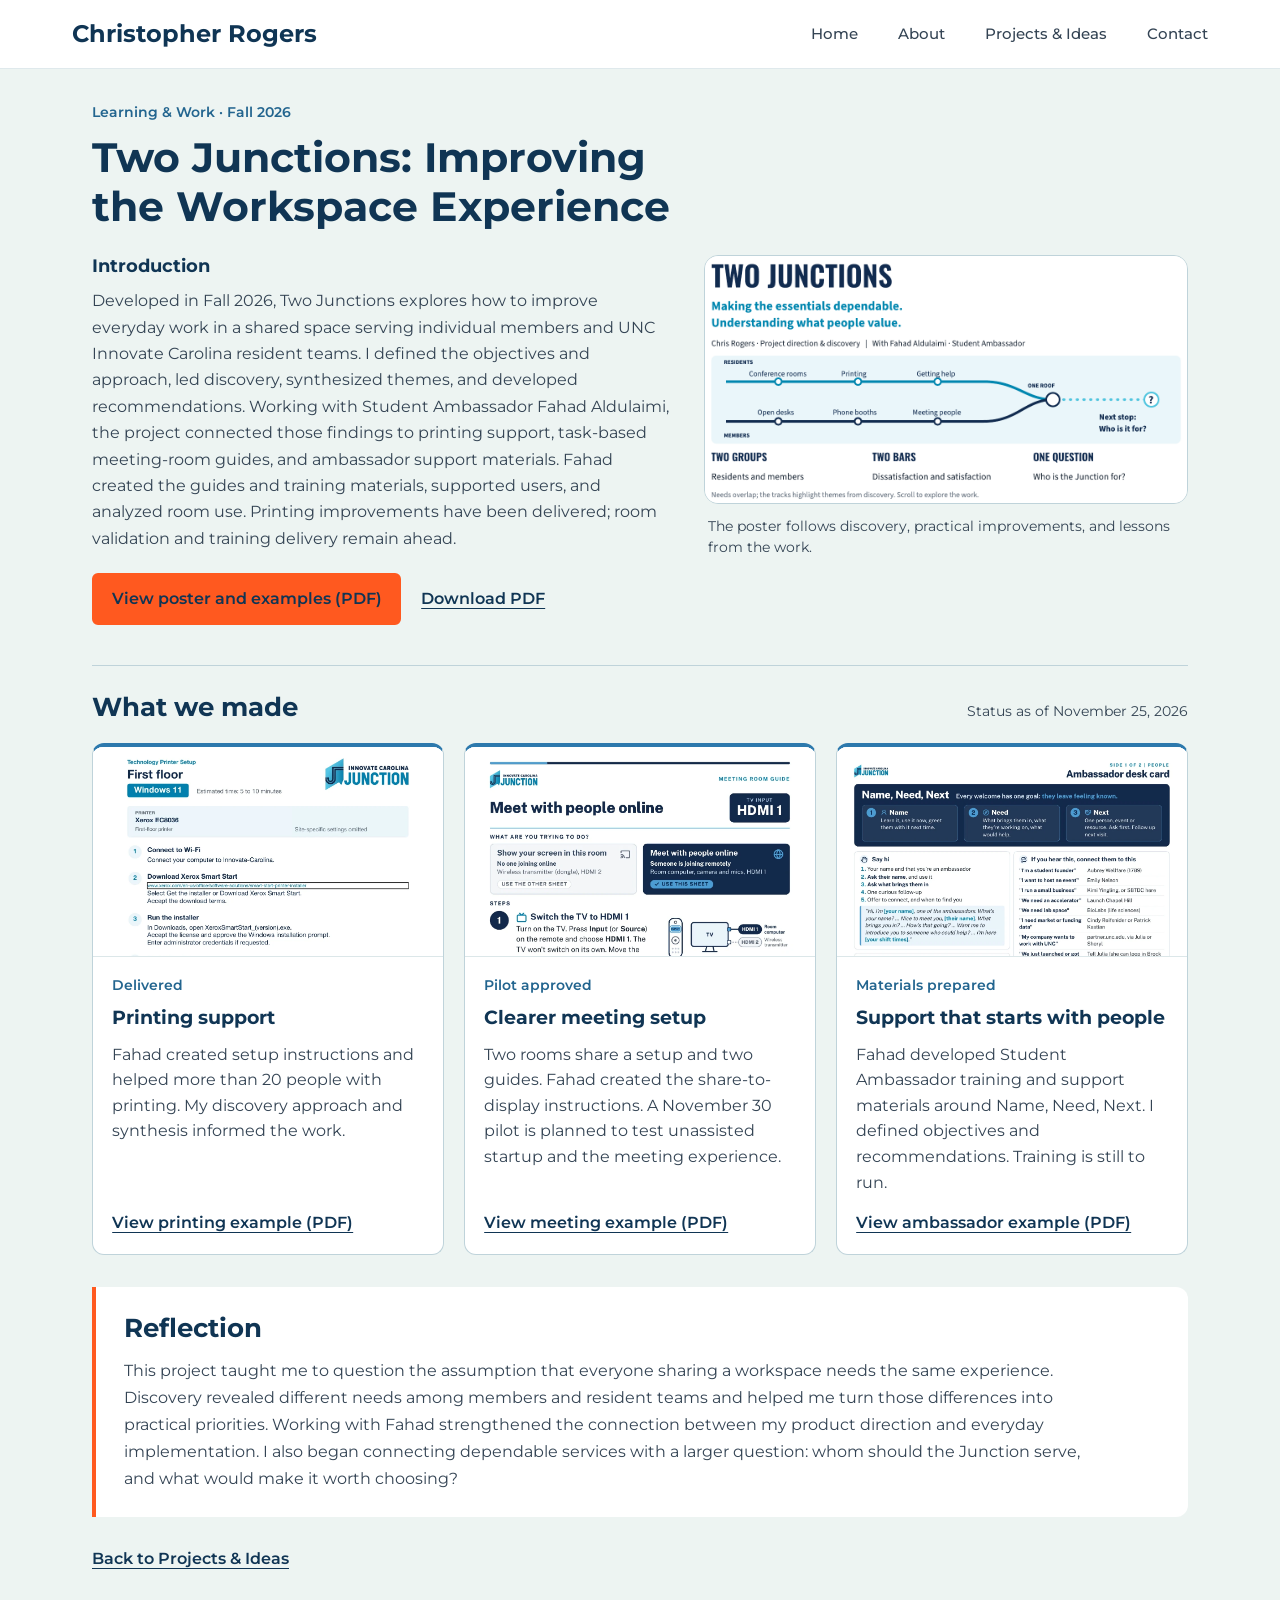
<file: two-junctions.html>
<!DOCTYPE html>
<html lang="en">
<head>
    <meta charset="UTF-8">
    <meta name="viewport" content="width=device-width, initial-scale=1.0">
    <title>Two Junctions: Improving the Workspace Experience | Northbound Works</title>
    <meta name="description" content="A Fall 2026 project improving printing, meeting setup, and support at the Junction through discovery with individual members and UNC Innovate Carolina resident teams.">
    <link rel="canonical" href="https://chriroge.github.io/northbound-works/two-junctions.html">
    <link rel="stylesheet" href="style.css?v=contact-email-1">
    <link rel="stylesheet" href="article.css">
    <link rel="preconnect" href="https://fonts.googleapis.com">
    <link rel="preconnect" href="https://fonts.gstatic.com" crossorigin>
    <link href="https://fonts.googleapis.com/css2?family=Montserrat:wght@400;500;600;700&display=swap" rel="stylesheet">
    <link rel="stylesheet" href="two-junctions.css?v=1">
</head>
<body class="article-page junctions-page">
    <a class="skip-link" href="#article">Skip to project</a>
    <nav class="navbar" aria-label="Main navigation">
        <div class="nav-container">
            <a href="index.html#home" class="logo">Christopher Rogers</a>
            <ul class="nav-menu">
                <li><a href="index.html#home">Home</a></li>
                <li><a href="index.html#about">About</a></li>
                <li><a href="index.html#work">Projects &amp; Ideas</a></li>
                <li><a href="index.html#contact">Contact</a></li>
            </ul>
        </div>
    </nav>

    <main id="article" class="junctions-main">
        <header class="junctions-heading">
            <p class="junctions-kicker">Learning &amp; Work · Fall 2026</p>
            <h1>Two Junctions: Improving the Workspace Experience</h1>
        </header>

        <div class="junctions-opening">
            <section class="junctions-introduction" aria-labelledby="introduction-heading">
                <h2 id="introduction-heading">Introduction</h2>
                <p>Developed in Fall 2026, Two Junctions explores how to improve everyday work in a shared space serving individual members and UNC Innovate Carolina resident teams. I defined the objectives and approach, led discovery, synthesized themes, and developed recommendations. Working with Student Ambassador Fahad Aldulaimi, the project connected those findings to printing support, task-based meeting-room guides, and ambassador support materials. Fahad created the guides and training materials, supported users, and analyzed room use. Printing improvements have been delivered; room validation and training delivery remain ahead.</p>
                <div class="junctions-actions">
                    <a class="btn-primary" href="two-junctions-poster.pdf">View poster and examples (PDF)</a>
                    <a class="junctions-download" href="two-junctions-poster.pdf" download>Download PDF</a>
                </div>
            </section>

            <figure class="junctions-preview">
                <a href="two-junctions-poster.pdf" aria-label="Open the complete Two Junctions poster and supporting examples (PDF)">
                    <img src="images/two-junctions-preview.png" alt="Two Junctions poster: residents and members share one workspace, with different needs for rooms, printing, support, desks, phone booths, and connections." width="1150" height="590">
                </a>
                <figcaption>The poster follows discovery, practical improvements, and lessons from the work.</figcaption>
            </figure>
        </div>

        <section class="junctions-evidence" aria-labelledby="evidence-heading">
            <div class="junctions-section-heading">
                <h2 id="evidence-heading">What we made</h2>
                <p>Status as of November 25, 2026</p>
            </div>
            <div class="junctions-evidence-grid">
                <article class="junctions-evidence-card">
                    <a class="junctions-evidence-image" href="two-junctions-poster.pdf#page=2" aria-label="View the printing example in the PDF, page 2">
                        <img src="images/two-junctions-printing.webp" alt="Preview of the printing setup and support example." width="1237" height="1600" loading="lazy">
                    </a>
                    <div class="junctions-evidence-copy">
                        <p class="junctions-status">Delivered</p>
                        <h3>Printing support</h3>
                        <p>Fahad created setup instructions and helped more than 20 people with printing. My discovery approach and synthesis informed the work.</p>
                        <a href="two-junctions-poster.pdf#page=2">View printing example (PDF)</a>
                    </div>
                </article>

                <article class="junctions-evidence-card">
                    <a class="junctions-evidence-image" href="two-junctions-poster.pdf#page=3" aria-label="View the meeting-room example in the PDF, page 3">
                        <img src="images/two-junctions-meetings.webp" alt="Preview of task-based meeting-room setup guidance." width="1237" height="1600" loading="lazy">
                    </a>
                    <div class="junctions-evidence-copy">
                        <p class="junctions-status">Pilot approved</p>
                        <h3>Clearer meeting setup</h3>
                        <p>Two rooms share a setup and two guides. Fahad created the share-to-display instructions. A November 30 pilot is planned to test unassisted startup and the meeting experience.</p>
                        <a href="two-junctions-poster.pdf#page=3">View meeting example (PDF)</a>
                    </div>
                </article>

                <article class="junctions-evidence-card">
                    <a class="junctions-evidence-image" href="two-junctions-poster.pdf#page=4" aria-label="View the Student Ambassador example in the PDF, page 4">
                        <img src="images/two-junctions-ambassadors.webp" alt="Preview of Student Ambassador guidance for welcoming people and responding to their needs." width="1237" height="1600" loading="lazy">
                    </a>
                    <div class="junctions-evidence-copy">
                        <p class="junctions-status">Materials prepared</p>
                        <h3>Support that starts with people</h3>
                        <p>Fahad developed Student Ambassador training and support materials around Name, Need, Next. I defined objectives and recommendations. Training is still to run.</p>
                        <a href="two-junctions-poster.pdf#page=4">View ambassador example (PDF)</a>
                    </div>
                </article>
            </div>
        </section>

        <section class="junctions-reflection" aria-labelledby="reflection-heading">
            <h2 id="reflection-heading">Reflection</h2>
            <p>This project taught me to question the assumption that everyone sharing a workspace needs the same experience. Discovery revealed different needs among members and resident teams and helped me turn those differences into practical priorities. Working with Fahad strengthened the connection between my product direction and everyday implementation. I also began connecting dependable services with a larger question: whom should the Junction serve, and what would make it worth choosing?</p>
        </section>

        <p class="junctions-back"><a href="index.html#work">Back to Projects &amp; Ideas</a></p>
    </main>
    <script>
        const siteNavigation = document.querySelector('.navbar');
        new ResizeObserver(() => document.documentElement.style.setProperty('--nav-height', siteNavigation.getBoundingClientRect().height + 'px')).observe(siteNavigation, { box: 'border-box' });
    </script>
</body>
</html>
</file>
<file: style.css>
/* ===========================
   COLOR PALETTE & TYPOGRAPHY
   =========================== */

:root {
    /* Northbound Works palette */
    --navy: #103554;
    --blue: #2D79AD;
    --teal: #80CDD0;
    --orange: #FF591F;
    --ivory: #FAF8F0;

    /* Connect the palette to the existing template */
    --cream: #FFFFFF;
    --beige: #EAF4F2;
    --dark-gray: #344454;
    --charcoal: var(--navy);
    --accent: var(--orange);

    /* Typography */
    --font-headline: 'Montserrat', sans-serif;
    --font-body: 'Montserrat', sans-serif;

    /* Spacing */
    --section-padding: 5rem;
    --container-width: 1200px;
}

/* ===========================
   RESET & BASE STYLES
   =========================== */

* {
    margin: 0;
    padding: 0;
    box-sizing: border-box;
}

html {
    scroll-behavior: smooth;
    font-size: 16px;
}

body {
    font-family: var(--font-body);
    color: var(--dark-gray);
    background-color: var(--cream);
    line-height: 1.7;
    overflow-x: hidden;
}

h1, h2, h3, h4, h5, h6 {
    font-family: var(--font-headline);
    color: var(--charcoal);
    line-height: 1.3;
    font-weight: 700;
}

a {
    text-decoration: none;
    color: inherit;
}

.container {
    max-width: var(--container-width);
    margin: 0 auto;
    padding: 0 2rem;
}

/* ===========================
   NAVIGATION
   =========================== */

.navbar {
    position: fixed;
    top: 0;
    left: 0;
    right: 0;
    background-color: rgba(255, 252, 242, 0.95);
    backdrop-filter: blur(10px);
    padding: 1.25rem 0;
    z-index: 1000;
    border-bottom: 1px solid rgba(64, 61, 57, 0.1);
    transition: all 0.3s ease;
}

.nav-container {
    max-width: var(--container-width);
    margin: 0 auto;
    padding: 0 2rem;
    display: flex;
    justify-content: space-between;
    align-items: center;
}

.logo {
    font-family: var(--font-headline);
    font-size: 1.5rem;
    font-weight: 700;
    color: var(--charcoal);
    transition: color 0.3s;
}

.logo:hover {
    color: var(--accent);
}

.nav-menu {
    display: flex;
    list-style: none;
    gap: 2.5rem;
}

.nav-menu a {
    font-family: var(--font-body);
    font-weight: 500;
    font-size: 0.95rem;
    color: var(--dark-gray);
    transition: color 0.3s;
    position: relative;
}

.nav-menu a::after {
    content: '';
    position: absolute;
    bottom: -5px;
    left: 0;
    width: 0;
    height: 2px;
    background-color: var(--accent);
    transition: width 0.3s;
}

.nav-menu a:hover {
    color: var(--accent);
}

.nav-menu a:hover::after {
    width: 100%;
}

/* ===========================
   HERO SECTION
   =========================== */

.hero {
    min-height: 100vh;
    display: flex;
    flex-direction: column;
    justify-content: center;
    align-items: center;
    text-align: center;
    padding: 8rem 2rem 4rem;
    background: linear-gradient(135deg, var(--cream) 0%, var(--beige) 100%);
    position: relative;
}

.hero-content {
    max-width: 900px;
}

.hero-title {
    font-size: 3.5rem;
    margin-bottom: 1.5rem;
    color: var(--charcoal);
    animation: fadeInUp 1s ease-out;
}

.hero-subtitle {
    font-size: 1.4rem;
    font-weight: 400;
    color: var(--dark-gray);
    margin-bottom: 3rem;
    animation: fadeInUp 1s ease-out 0.2s backwards;
}

.hero-cta {
    display: flex;
    gap: 1.5rem;
    justify-content: center;
    flex-wrap: wrap;
    animation: fadeInUp 1s ease-out 0.4s backwards;
}

/* Scroll Indicator */
.scroll-indicator {
    position: absolute;
    bottom: 3rem;
    left: 50%;
    transform: translateX(-50%);
    display: flex;
    flex-direction: column;
    align-items: center;
    gap: 0.5rem;
    color: var(--dark-gray);
    font-size: 0.85rem;
    opacity: 0.7;
}

.scroll-arrow {
    animation: bounce 2s infinite;
    font-size: 1.5rem;
}

@keyframes bounce {
    0%, 20%, 50%, 80%, 100% {
        transform: translateY(0);
    }
    40% {
        transform: translateY(10px);
    }
    60% {
        transform: translateY(5px);
    }
}

@keyframes fadeInUp {
    from {
        opacity: 0;
        transform: translateY(30px);
    }
    to {
        opacity: 1;
        transform: translateY(0);
    }
}

/* ===========================
   BUTTONS
   =========================== */

.btn-primary,
.btn-secondary {
    display: inline-block;
    padding: 1rem 2.5rem;
    font-family: var(--font-body);
    font-weight: 600;
    font-size: 1rem;
    border-radius: 6px;
    transition: all 0.3s ease;
    cursor: pointer;
    border: 2px solid transparent;
}

.btn-primary {
    background-color: var(--accent);
    color: var(--cream);
    border-color: var(--accent);
}

.btn-primary:hover {
    background-color: transparent;
    color: var(--accent);
    border-color: var(--accent);
}

.btn-secondary {
    background-color: transparent;
    color: var(--charcoal);
    border-color: var(--charcoal);
}

.btn-secondary:hover {
    background-color: var(--charcoal);
    color: var(--cream);
}

/* ===========================
   SECTION STYLES
   =========================== */

section {
    padding: var(--section-padding) 0;
}

.section-title {
    font-size: 2.75rem;
    margin-bottom: 1rem;
    text-align: center;
    color: var(--charcoal);
}

.section-description {
    text-align: center;
    font-size: 1.15rem;
    color: var(--dark-gray);
    max-width: 700px;
    margin: 0 auto 3rem;
}

/* ===========================
   ABOUT SECTION
   =========================== */

.about-section {
    background-color: var(--cream);
}

.about-content {
    display: grid;
    grid-template-columns: 2fr 1fr;
    gap: 4rem;
    margin-top: 3rem;
}

.about-text .lead {
    font-size: 1.35rem;
    font-weight: 500;
    color: var(--charcoal);
    margin-bottom: 1.5rem;
    line-height: 1.6;
}

.about-text p {
    margin-bottom: 1.5rem;
    font-size: 1.05rem;
}

.about-stats {
    display: flex;
    flex-direction: column;
    gap: 2rem;
}

.stat-item {
    background-color: rgba(204, 197, 185, 0.3);
    padding: 2rem;
    border-radius: 12px;
    text-align: center;
    border-left: 4px solid var(--accent);
}

.stat-number {
    display: block;
    font-family: var(--font-headline);
    font-size: 2.5rem;
    font-weight: 700;
    color: var(--accent);
    margin-bottom: 0.5rem;
}

.stat-label {
    display: block;
    font-size: 0.95rem;
    color: var(--dark-gray);
    font-weight: 500;
}

/* ===========================
   EXPERTISE SECTION
   =========================== */

.expertise-section {
    background-color: var(--beige);
}

.expertise-grid {
    display: grid;
    grid-template-columns: repeat(auto-fit, minmax(320px, 1fr));
    gap: 2rem;
    margin-top: 3rem;
}

.expertise-card {
    background-color: var(--cream);
    padding: 2.5rem;
    border-radius: 12px;
    transition: all 0.3s ease;
    border: 2px solid transparent;
}

.expertise-card:hover {
    transform: translateY(-5px);
    border-color: var(--accent);
    box-shadow: 0 10px 30px rgba(37, 36, 34, 0.1);
}

.expertise-icon {
    font-size: 3rem;
    margin-bottom: 1.5rem;
}

.expertise-card h3 {
    font-size: 1.4rem;
    margin-bottom: 1rem;
    color: var(--charcoal);
}

.expertise-card p {
    color: var(--dark-gray);
    line-height: 1.6;
}

/* Skills Section */
.skills-section {
    margin-top: 4rem;
    text-align: center;
}

.subsection-title {
    font-size: 1.8rem;
    color: var(--charcoal);
    margin-bottom: 2rem;
}

.skills-list {
    display: flex;
    flex-wrap: wrap;
    gap: 1rem;
    justify-content: center;
    max-width: 900px;
    margin: 0 auto;
}

.skill-tag {
    background-color: var(--cream);
    color: var(--dark-gray);
    padding: 0.75rem 1.5rem;
    border-radius: 50px;
    font-size: 0.95rem;
    font-weight: 500;
    border: 2px solid var(--cream);
    transition: all 0.3s ease;
}

.skill-tag:hover {
    border-color: var(--accent);
    background-color: rgba(235, 94, 40, 0.1);
}

/* ===========================
   PORTFOLIO SECTION
   =========================== */

.portfolio-section {
    background-color: var(--cream);
}

.portfolio-grid {
    display: grid;
    grid-template-columns: repeat(auto-fit, minmax(450px, 1fr));
    gap: 3rem;
    margin-top: 3rem;
}

.portfolio-item {
    background-color: var(--cream);
    border-radius: 12px;
    overflow: hidden;
    border: 2px solid var(--beige);
    transition: all 0.3s ease;
}

.portfolio-item:hover {
    transform: translateY(-8px);
    box-shadow: 0 15px 40px rgba(37, 36, 34, 0.15);
    border-color: var(--accent);
}

.portfolio-image {
    height: 250px;
    background: linear-gradient(135deg, var(--beige) 0%, var(--cream) 100%);
    display: flex;
    align-items: center;
    justify-content: center;
    border-bottom: 2px solid var(--beige);
}

.project-placeholder {
    font-size: 1.2rem;
    color: var(--dark-gray);
    opacity: 0.5;
    font-weight: 500;
}

.portfolio-content {
    padding: 2rem;
}

.portfolio-content h3 {
    font-size: 1.5rem;
    margin-bottom: 0.5rem;
    color: var(--charcoal);
}

.project-type {
    font-size: 0.9rem;
    color: var(--accent);
    font-weight: 600;
    margin-bottom: 1rem;
    text-transform: uppercase;
    letter-spacing: 0.5px;
}

.project-description {
    color: var(--dark-gray);
    margin-bottom: 1.5rem;
    line-height: 1.7;
}

.project-tags {
    display: flex;
    gap: 0.75rem;
    flex-wrap: wrap;
}

.project-tags span {
    background-color: rgba(204, 197, 185, 0.4);
    color: var(--dark-gray);
    padding: 0.4rem 1rem;
    border-radius: 20px;
    font-size: 0.85rem;
    font-weight: 500;
}

/* ===========================
   CONTACT SECTION
   =========================== */

.contact-section {
    background-color: var(--beige);
}

.contact-content {
    display: grid;
    grid-template-columns: 1fr 1.5fr;
    gap: 4rem;
    margin-top: 3rem;
}

.contact-info {
    display: flex;
    flex-direction: column;
    gap: 2rem;
}

.contact-method {
    display: flex;
    gap: 1.5rem;
    align-items: flex-start;
}

.contact-icon {
    font-size: 2rem;
    flex-shrink: 0;
}

.contact-method h4 {
    font-size: 1.1rem;
    margin-bottom: 0.5rem;
    color: var(--charcoal);
}

.contact-method a {
    color: var(--accent);
    transition: opacity 0.3s;
}

.contact-method a:hover {
    opacity: 0.7;
    text-decoration: underline;
}

/* Contact Form */
.contact-form-wrapper {
    background-color: var(--cream);
    padding: 2.5rem;
    border-radius: 12px;
    border: 2px solid rgba(64, 61, 57, 0.1);
}

.form-note {
    font-size: 0.9rem;
    color: var(--dark-gray);
    margin-bottom: 2rem;
    opacity: 0.8;
}

.form-row {
    display: grid;
    grid-template-columns: 1fr 1fr;
    gap: 1.5rem;
}

.form-group {
    margin-bottom: 1.5rem;
}

.form-group label {
    display: block;
    margin-bottom: 0.5rem;
    font-weight: 600;
    color: var(--charcoal);
}

.form-group input,
.form-group textarea {
    width: 100%;
    padding: 0.9rem;
    border: 2px solid var(--beige);
    border-radius: 6px;
    font-family: var(--font-body);
    font-size: 1rem;
    background-color: var(--cream);
    color: var(--dark-gray);
    transition: border-color 0.3s;
}

.form-group input:focus,
.form-group textarea:focus {
    outline: none;
    border-color: var(--accent);
}

.contact-form button {
    width: 100%;
    border: none;
}

/* ===========================
   FOOTER
   =========================== */

.footer {
    background-color: var(--charcoal);
    color: var(--cream);
    padding: 2.5rem 0;
    text-align: center;
}

.footer p {
    margin: 0.5rem 0;
}

.footer-tagline {
    font-style: italic;
    opacity: 0.8;
    font-size: 0.95rem;
}

/* ===========================
   RESPONSIVE DESIGN
   =========================== */

@media (max-width: 1024px) {
    .about-content,
    .contact-content {
        grid-template-columns: 1fr;
    }
    
    .portfolio-grid {
        grid-template-columns: 1fr;
    }
}

@media (max-width: 768px) {
    :root {
        --section-padding: 3rem;
    }
    
    .nav-menu {
        gap: 1.5rem;
        font-size: 0.9rem;
    }
    
    .hero-title {
        font-size: 2.5rem;
    }
    
    .hero-subtitle {
        font-size: 1.15rem;
    }
    
    .section-title {
        font-size: 2.2rem;
    }
    
    .expertise-grid {
        grid-template-columns: 1fr;
    }
    
    .form-row {
        grid-template-columns: 1fr;
    }
    
    .about-stats {
        flex-direction: row;
        flex-wrap: wrap;
    }
    
    .stat-item {
        flex: 1;
        min-width: 150px;
    }
}

@media (max-width: 480px) {
    .hero {
        padding: 6rem 1.5rem 3rem;
    }
    
    .hero-title {
        font-size: 2rem;
    }
    
    .hero-cta {
        flex-direction: column;
        align-items: center;
        width: 100%;
    }
    
    .btn-primary,
    .btn-secondary {
        width: 100%;
    }
    
    .nav-menu {
        flex-wrap: wrap;
        justify-content: center;
        gap: 1rem;
    }
}
/* Northbound finishing touches */
.navbar {
    background-color: rgba(255, 255, 255, 0.97);
    border-bottom-color: #DFE9EC;
}

.hero {
    background: #FFFFFF;
}

.about-section {
    background-color: var(--ivory);
}

.stat-item,
.project-tags span {
    background-color: #EAF4F2;
}

.stat-number,
.project-type,
.contact-method a,
.nav-menu a:hover {
    color: #23658F;
}

.btn-primary {
    color: var(--navy);
}

.btn-primary:hover {
    background-color: var(--navy);
    border-color: var(--navy);
    color: #FFFFFF;
}

.skill-tag:hover {
    background-color: #EAF4F2;
}

a:focus-visible,
button:focus-visible {
    outline: 3px solid var(--blue);
    outline-offset: 4px;
}
/* Northbound opening layout */
.hero {
    min-height: auto;
    padding: 8rem 2rem 3rem;
    text-align: left;
}

.hero-layout {
    display: grid;
    grid-template-columns: minmax(0, 0.9fr) minmax(0, 1.1fr);
    align-items: center;
    gap: 3rem;
    width: 100%;
    max-width: var(--container-width);
    margin: 0 auto;
}

.hero-content {
    min-width: 0;
}

.brand-heading {
    margin: 0 0 1.5rem;
    line-height: 1;
}

.hero-logo {
    display: block;
    width: 100%;
    height: auto;
}

.hero-subtitle {
    font-size: 1.1rem;
    line-height: 1.7;
    margin-bottom: 1.5rem;
    animation: none;
}

.hero-cta {
    justify-content: center;
    gap: 1rem;
    animation: none;
}

.hero-cta a {
    display: flex;
    align-items: center;
    justify-content: center;
    width: 15rem;
    max-width: 100%;
    padding: 0.9rem 1.5rem;
    text-align: center;
}

.hero-art {
    display: block;
    width: 100%;
    height: auto;
    border-radius: 16px;
}

section[id] {
    scroll-margin-top: 6rem;
}

/* Stack the layout on smaller screens */
@media (max-width: 800px) {
    .navbar {
        position: sticky;
    }

    .nav-container {
        flex-direction: column;
        gap: 0.75rem;
    }

    .nav-menu {
        flex-wrap: wrap;
        justify-content: center;
        gap: 0.6rem 1.2rem;
    }

    .hero {
        padding: 2rem 1.5rem 3rem;
    }

    .hero-layout {
        grid-template-columns: 1fr;
        gap: 2rem;
    }

    .hero-logo {
        max-width: 450px;
        margin: 0 auto;
    }

    section[id] {
        scroll-margin-top: 10rem;
    }
}
/* Northbound About section */
.northbound-about .about-text .about-statement {
    font-family: var(--font-body);
    font-size: 1.05rem;
    font-weight: 700;
    line-height: 1.7;
    color: var(--navy);
    margin-bottom: 1.5rem;
}

.northbound-about .about-text .about-closing {
    border-left: 3px solid var(--orange);
    padding-left: 1rem;
    margin-top: 1.5rem;
    font-family: var(--font-headline);
    font-size: clamp(1.2rem, 2.5vw, 1.5rem);
    font-weight: 600;
    line-height: 1.45;
    color: var(--navy);
}

.northbound-about {
    display: grid;
    grid-template-columns: minmax(0, 320px) minmax(0, 1fr);
    grid-template-areas:
        "portrait copy"
        "journey copy"
        "journey projects";
    column-gap: 3rem;
    row-gap: 1.25rem;
    align-items: start;
}

.about-portrait {
    grid-area: portrait;
    display: block;
    width: 100%;
    height: auto;
    border-radius: 16px;
}

.northbound-about .about-text {
    grid-area: copy;
}

.about-projects-cta {
    display: flex;
    flex-wrap: wrap;
    gap: 1rem;
    grid-area: projects;
    align-self: end;
    justify-self: start;
}

.about-journey-card {
    grid-area: journey;
    align-self: end;
    display: flex;
    flex-direction: column;
    align-items: flex-start;
    gap: 0.75rem;
    padding: 1.25rem;
    color: var(--navy);
    text-decoration: none;
    background: #FFFFFF;
    border: 1px solid #BFD4DC;
    border-top: 4px solid var(--orange);
    border-radius: 12px;
    box-shadow: 0 10px 24px rgba(29, 53, 87, 0.08);
    transition: transform 180ms ease, box-shadow 180ms ease, border-color 180ms ease;
}

.about-journey-card:hover {
    color: var(--navy);
    border-color: var(--blue);
    border-top-color: var(--orange);
    transform: translateY(-2px);
    box-shadow: 0 14px 30px rgba(29, 53, 87, 0.13);
}

.about-journey-label {
    font-size: 0.68rem;
    font-weight: 700;
    line-height: 1.35;
    letter-spacing: 0.09em;
    color: #23658F;
}

.about-journey-route {
    position: relative;
    display: flex;
    align-items: center;
    justify-content: space-between;
    width: 100%;
    min-height: 18px;
}

.about-journey-route::before {
    content: '';
    position: absolute;
    top: 50%;
    right: 5px;
    left: 5px;
    height: 2px;
    background: linear-gradient(90deg, var(--blue), var(--orange));
    transform: translateY(-50%);
}

.about-journey-route span {
    position: relative;
    z-index: 1;
    width: 10px;
    height: 10px;
    background: #FFFFFF;
    border: 2px solid var(--blue);
    border-radius: 50%;
}

.about-journey-route span:last-child {
    width: 14px;
    height: 14px;
    background: var(--orange);
    border-color: var(--orange);
}

.about-journey-title {
    font-family: var(--font-headline);
    font-size: 1.35rem;
    font-weight: 600;
    line-height: 1.2;
}

.about-journey-description {
    font-size: 0.86rem;
    line-height: 1.55;
    color: #40576E;
}

.about-journey-cta {
    margin-top: 0.15rem;
    font-size: 0.82rem;
    font-weight: 700;
    color: #A63E25;
}

.about-heading {
    font-size: 2.75rem;
    margin-bottom: 1.25rem;
    color: var(--navy);
}

.northbound-about .about-text p:last-child {
    margin-bottom: 0;
}

.approach-grid {
    display: grid;
    grid-template-columns: repeat(3, minmax(0, 1fr));
    gap: 1.5rem;
    margin-top: 3rem;
}

.approach-card {
    background: #FFFFFF;
    border-top: 4px solid var(--blue);
    border-radius: 12px;
    padding: 1.75rem;
}

.approach-card:nth-child(2) {
    border-top-color: var(--teal);
}

.approach-card:nth-child(3) {
    border-top-color: var(--orange);
}

.approach-card h3 {
    color: var(--navy);
    font-size: 1.75rem;
    margin-bottom: 0.75rem;
}

.approach-card p {
    font-size: 1rem;
    line-height: 1.7;
}

@media (max-width: 800px) {
    .northbound-about {
        grid-template-columns: 1fr;
        grid-template-areas:
            "portrait"
            "copy"
            "journey"
            "projects";
        gap: 2rem;
    }

    .about-portrait {
        max-width: 300px;
        margin: 0 auto;
    }

    .about-heading {
        font-size: 2.2rem;
    }

    .about-journey-card {
        width: 100%;
        max-width: 420px;
        margin: 0 auto;
    }

    .about-projects-cta {
        justify-self: center;
    }

    .approach-grid {
        grid-template-columns: 1fr;
    }
}
/* Compact desktop layout */
/* Northbound typography and balanced layout */
:root {
    --font-headline: 'Montserrat', sans-serif;
    --font-body: 'Montserrat', sans-serif;
}

.about-section {
    background: #EAF4F2;
}

.about-heading {
    font-size: 2rem;
}

.approach-card {
    background: #FFFFFF;
}

@media (min-width: 1000px) {
    #about { min-height: calc(100svh - 6rem); }

    .navbar {
        padding: 0.85rem 0;
    }

    .hero {
        padding: 6.5rem 2rem 2.5rem;
    }

    .hero-layout {
        max-width: 1100px;
        grid-template-columns: minmax(0, 1fr) minmax(0, 1fr);
        gap: 3rem;
    }

    .hero-logo {
        max-width: 330px;
        margin: 0 auto;
    }

    .brand-heading {
        margin-bottom: 1.25rem;
    }

    .hero-art {
        width: 100%;
        max-width: 480px;
        justify-self: center;
    }

    .hero-subtitle {
        font-size: 1rem;
        line-height: 1.65;
        margin-bottom: 1.25rem;
    }

    .hero-cta {
        justify-content: center;
    }

    .hero-cta a {
        padding: 0.8rem 1.25rem;
    }

    .about-section {
        padding: 2.5rem 0;
    }

    .northbound-about {
        grid-template-columns: 220px minmax(0, 1fr);
        column-gap: 2.5rem;
        row-gap: 1.25rem;
    }

    .about-heading {
        font-size: 2rem;
        margin-bottom: 1rem;
    }

    .northbound-about .about-text .about-statement,
    .northbound-about .about-text p {
        font-size: 1rem;
        line-height: 1.65;
        margin-bottom: 1rem;
    }

    .approach-grid {
        margin-top: 2rem;
        gap: 1.5rem;
    }

    .approach-card {
        padding: 1.5rem;
    }

    .approach-card h3 {
        font-size: 1.5rem;
        margin-bottom: 0.5rem;
    }

    .approach-card p {
        font-size: 0.95rem;
        line-height: 1.6;
    }
}
/* Ideas & Explorations */
.writing-section {
    background: #EAF4F2;
    padding: 3rem 0;
}

.writing-grid {
    display: grid;
    grid-template-columns: repeat(3, minmax(0, 1fr));
    gap: 1.5rem;
}

.writing-card {
    display: flex;
    flex-direction: column;
    background: #FFFFFF;
    border-top: 4px solid var(--blue);
    border-radius: 12px;
    padding: 1.75rem;
}

.writing-card:nth-child(2) {
    border-top-color: var(--teal);
}

.writing-card:nth-child(3) {
    border-top-color: var(--orange);
}

.writing-card .writing-label {
    color: #23658F;
    font-size: 0.75rem;
    font-weight: 600;
    letter-spacing: 0.04em;
    text-transform: uppercase;
    margin-bottom: 0.75rem;
}

.writing-card h3 {
    color: var(--navy);
    font-size: 1.45rem;
    margin-bottom: 1rem;
}

.writing-card p {
    margin-bottom: 1.25rem;
}

.writing-status,
.writing-link {
    margin-top: auto;
    padding-top: 0.5rem;
    font-size: 0.9rem;
}

.writing-status {
    color: var(--dark-gray);
    font-style: italic;
}

.writing-link {
    color: #23658F;
    font-weight: 600;
    text-decoration: underline;
    text-underline-offset: 4px;
}

@media (max-width: 800px) {
    .writing-grid {
        grid-template-columns: 1fr;
    }
}

/* Paired About actions retain the career-card bottom alignment. */
.about-projects-cta a { width: 15.5rem; max-width: 100%; display: flex; align-items: center; justify-content: center; text-align: center; padding: 1rem 1.25rem; }
.about-projects-cta .btn-secondary { background-color: #FFFFFF; }
.about-projects-cta .btn-secondary:hover { background-color: var(--navy); }
@media (max-width: 800px) { .about-projects-cta { justify-content: center; } }
/* Lead with Chris while keeping Northbound Works in the first view. */
.hero .personal-heading { font-size: clamp(2rem, 4vw, 3.25rem); line-height: 1.12; margin: 0 0 1rem; }
.hero .professional-title { font-size: clamp(1.1rem, 2vw, 1.5rem); font-weight: 700; line-height: 1.35; margin: 0 0 1.25rem; }
.hero-identity { display: grid; justify-items: center; gap: 1rem; }
.hero-portrait { display: block; width: min(100%, 240px); height: auto; border-radius: 16px; }
.hero-brand { max-width: 320px; text-align: center; }
.hero-brand .hero-logo { max-width: 240px; margin: 0 auto; }
.hero-brand p { font-size: .875rem; line-height: 1.5; margin: .5rem 0 0; }
.contact-action { display: flex; flex-wrap: wrap; justify-content: center; gap: 1rem; text-align: center; }
.contact-action a { display: inline-block; max-width: 100%; padding: .85rem 1.25rem; overflow-wrap: anywhere; }
@media (min-width: 1000px) {
    .hero .hero-layout { grid-template-columns: minmax(0, 1.3fr) minmax(0, .7fr); }
}
@media (max-width: 800px) {
    .hero .personal-heading, .hero .professional-title { text-align: center; }
    body #home.hero { scroll-margin-top: 10rem; min-height: calc(100svh - 10rem); }
    .hero-identity { grid-template-columns: minmax(0, 1fr) minmax(0, 1.5fr); align-items: center; gap: 1rem; }
    .hero-portrait { max-width: 140px; }
    .hero-brand .hero-logo { max-width: 160px; }
    .hero-brand p { font-size: .75rem; }
    .hero .hero-subtitle { font-size: 1rem; line-height: 1.6; }
}
@media (max-width: 480px) {
    .navbar .logo { font-size: 1.2rem; }
}
/* Keep the complete About overview visible in shorter desktop windows. */
@media (min-width: 1000px) and (max-height: 800px) {
    #about { padding: 1rem 0; scroll-margin-top: 4.5rem; min-height: calc(100svh - 4.5rem); }
    #about .northbound-about { grid-template-columns: 180px minmax(0, 1fr); column-gap: 2rem; row-gap: .75rem; }
    #about .about-heading { font-size: 1.75rem; margin-bottom: .6rem; }
    #about .about-text p { font-size: .9375rem; line-height: 1.55; margin-bottom: .75rem; }
    #about .about-text .about-statement { font-size: .9375rem; line-height: 1.55; margin-bottom: .75rem; }
    #about .about-text .about-closing { font-size: 1.25rem; line-height: 1.4; margin-top: 1rem; margin-bottom: 0; }
    #about .about-journey-card { padding: .85rem; gap: .5rem; }
    #about .about-journey-title { font-size: 1.1rem; }
    #about .about-journey-description { font-size: .8rem; line-height: 1.45; }
    #about .about-journey-label { font-size: .6rem; }
    #about .about-projects-cta a { padding-top: .7rem; padding-bottom: .7rem; }
}
/* Review layout: one introduction, connected actions, and a compact career card. */
.hero .hero-layout { max-width: 1100px; grid-template-columns: minmax(0, 1fr) 240px; align-items: start; gap: 4rem; }
.hero .personal-heading { font-size: clamp(1.8rem, 3vw, 2.5rem); line-height: 1.2; max-width: 22ch; margin-bottom: 1.25rem; text-align: left; }
.hero .hero-subtitle { max-width: 58ch; }
.hero .hero-cta { justify-content: flex-start; align-items: flex-start; gap: .8rem; }
.hero .hero-cta a, #about .about-projects-cta a { width: 14rem; padding: .75rem 1rem; }
.hero .hero-identity { display: block; }
.hero .hero-portrait { width: 100%; max-width: 240px; }
.hero .hero-brand { display: flex; align-items: center; gap: 1.25rem; max-width: 470px; text-align: left; margin-top: 2rem; padding-top: 1.25rem; border-top: 1px solid #D5E3E6; }
.hero .hero-brand .hero-logo { width: 150px; max-width: 40%; margin: 0; flex-shrink: 0; }
.hero .hero-brand p { font-size: .875rem; margin: 0; }
body #about { scroll-margin-top: var(--nav-height, 5rem); min-height: calc(100svh - var(--nav-height, 5rem)); padding: 2.5rem 0; }
#about .northbound-about { max-width: 1100px; margin: 0 auto; grid-template-columns: minmax(0, 1fr) 310px; grid-template-areas: 'copy journey'; gap: 3rem; align-items: start; }
#about .about-text { max-width: 65ch; }
#about .about-heading { font-size: 1.8rem; margin-bottom: 1.25rem; }
#about .about-text p { font-size: 1rem; line-height: 1.65; margin-bottom: 1rem; }
#about .about-projects-cta { margin-top: 1.5rem; justify-content: flex-start; gap: .8rem; }
#about .about-journey-card { align-self: start; padding: 1.5rem; gap: 1rem; }
#about .about-journey-title { font-size: 1.4rem; }
#about .about-journey-description { font-size: .95rem; line-height: 1.6; }
@media (max-width: 800px) {
    body #home.hero { scroll-margin-top: var(--nav-height, 10rem); }
    .hero .hero-layout { grid-template-columns: minmax(0, 1fr) 140px; gap: 1.5rem; }
    #about .northbound-about { grid-template-columns: minmax(0, 1fr) 250px; gap: 2rem; }
}
@media (max-width: 600px) {
    .hero .hero-layout { grid-template-columns: 1fr; gap: 1.5rem; }
    .hero .hero-identity { display: block; max-width: 140px; }
    .hero .hero-content { display: grid; grid-template-columns: 1fr; }
    #about .northbound-about { grid-template-columns: 1fr; grid-template-areas: 'copy' 'journey'; }
    #about .about-journey-card { max-width: 360px; }
}
/* Matching personal and Northbound Works introductions. */
.hero .hero-layout { max-width: 900px; grid-template-columns: 200px minmax(0, 1fr); grid-template-areas: 'portrait intro' 'brand brand'; column-gap: 2.5rem; row-gap: 1.5rem; align-items: center; }
.hero .hero-content { grid-area: intro; display: block; }
.hero .hero-identity { grid-area: portrait; max-width: none; }
.hero .hero-portrait { max-width: 200px; }
.hero .personal-heading, .hero .brand-heading { max-width: none; font-size: clamp(1.45rem, 2.25vw, 1.8rem); line-height: 1.25; margin: 0 0 1rem; text-align: left; text-wrap: balance; color: var(--navy, #103654); }
.hero .hero-subtitle, .hero .hero-brand p { max-width: 58ch; font-size: 1rem; line-height: 1.65; margin: 0 0 1.25rem; }
.hero .hero-cta { flex-direction: row; align-items: stretch; }
.hero .hero-cta a { width: 12.5rem; padding: .65rem .85rem; font-size: .875rem; }
.hero .hero-brand { grid-area: brand; display: grid; grid-template-columns: 200px minmax(0, 1fr); column-gap: 2.5rem; width: 100%; min-height: 232px; max-width: none; margin: 0; padding: 1.25rem 0; border: 0; border-radius: 12px; background: #EAF4F2; position: relative; }
.hero .hero-brand .hero-logo { width: 200px; max-width: 100%; mix-blend-mode: multiply; }
@media (max-width: 800px) {
    .hero .hero-layout, .hero .hero-brand { grid-template-columns: 160px minmax(0, 1fr); gap: 1.5rem; }
    .hero .hero-cta a { width: 11rem; }
}
@media (max-width: 600px) {
    .hero .hero-layout { grid-template-columns: 1fr; grid-template-areas: 'portrait' 'intro' 'brand'; gap: 1.25rem; }
    .hero .hero-identity { justify-self: start; }
    .hero .hero-portrait { max-width: 110px; }
    .hero .hero-brand { grid-template-columns: 1fr; padding: 1rem; gap: 1rem; min-height: 0; }
    .hero .hero-brand .hero-logo { width: 110px; }
    .hero .hero-cta a { max-width: 100%; }
}

/* About: the career story leads, with the resume beside it. */
body #about { padding: 2rem 0; }
#about .northbound-about {
    grid-template-areas: 'copy campus' 'journey resume';
    column-gap: 3rem;
    row-gap: 1.25rem;
}
#about .about-text p:last-child { margin-bottom: 0; }
#about .about-campus {
    grid-area: campus;
    align-self: center;
    display: block;
    width: 100%;
    height: auto;
    border-radius: 12px;
}
#about .about-journey-card {
    grid-area: journey;
    width: 100%;
    max-width: none;
    margin: 0;
    padding: 1rem 1.25rem;
    gap: .6rem;
}
#about .about-journey-route { width: min(100%, 180px); }
#about .about-journey-title { font-size: 1.3rem; }
#about .about-journey-description { font-size: 1rem; line-height: 1.5; }
#about .about-resume {
    grid-area: resume;
    align-self: center;
    display: flex;
    flex-direction: column;
    align-items: center;
    gap: .85rem;
    text-align: center;
}
#about .about-resume p {
    max-width: 25ch;
    margin: 0;
    color: #40576E;
    font-size: 1rem;
    line-height: 1.5;
}
#about .about-resume .btn-secondary {
    display: flex;
    align-items: center;
    justify-content: center;
    width: 14rem;
    max-width: 100%;
    padding: .75rem 1rem;
    background: #FFFFFF;
}
#about .about-resume .btn-secondary:hover { background: var(--navy); }
@media (min-width: 1000px) and (max-height: 800px) {
    body #about { padding: 1.25rem 0; }
}
@media (max-width: 800px) {
    #about .northbound-about { column-gap: 2rem; }
}
@media (max-width: 600px) {
    #about .northbound-about { grid-template-areas: 'copy' 'campus' 'journey' 'resume'; }
    #about .about-campus { width: min(100%, 280px); justify-self: center; }
    #about .about-resume { align-items: flex-start; text-align: left; margin-top: .25rem; }
    #about .about-resume p { max-width: none; }
}
</file>
<file: article.css>
/* Article and portfolio additions using the existing Northbound brand. */
.skip-link { position: absolute; left: 1rem; top: -8rem; z-index: 1100; background: white; color: var(--navy); padding: 1rem; }
.skip-link:focus { top: 1rem; }
.article-header { max-width: 1040px; margin: auto; padding: 6rem 2rem 1.5rem; text-align: center; }
.article-brand { display: block; width: 150px; margin: 0 auto 1rem; }
.article-brand img { display: block; width: 100%; height: auto; }
.eyebrow { display: block; color: #23658F; font-size: .78rem; font-weight: 600; letter-spacing: .08em; text-transform: uppercase; margin-bottom: 1rem; }
.article-header h1 { font-size: clamp(2rem, 4vw, 3rem); max-width: 800px; margin: auto; text-wrap: balance; }
.article-deck { max-width: 760px; font-size: 1.05rem; margin: .85rem auto; }
.byline { font-size: .9rem; }
.article-contents { display: flex; flex-wrap: wrap; justify-content: center; gap: .5rem 1.25rem; margin: 1rem 0 0; font-size: .85rem; }
.article-contents a, .essay a { color: #23658F; text-decoration: underline; text-underline-offset: 4px; }
.essay { max-width: 880px; margin: 0 auto; padding: 0 2rem 3rem; line-height: 1.6; }
.essay p { margin: 0 0 .85rem; }
.essay h2 { font-size: clamp(1.6rem, 3vw, 2rem); margin: 2rem 0 1rem; }
.essay h3 { font-size: 1.35rem; margin: 1.5rem 0 .75rem; }
.article-page [id] { scroll-margin-top: 7rem; }
.paradigm-shift { background: var(--navy); color: white; padding: 1.75rem; border-left: 6px solid var(--teal); border-radius: 0 12px 12px 0; font-family: var(--font-headline); font-size: clamp(1.6rem, 3vw, 2rem); line-height: 1.4; }
.comparison-wrap { overflow-x: auto; margin: 1.5rem 0; border: 1px solid #B8CCD3; border-radius: 12px; }
.comparison-wrap table { width: 100%; border-collapse: collapse; text-align: left; font-size: .95rem; }
.comparison-wrap caption { text-align: left; font-weight: 600; padding: 1.25rem; color: var(--navy); background: var(--ivory); }
.comparison-wrap th { background: var(--navy); color: white; width: 50%; }
.comparison-wrap th, .comparison-wrap td { padding: .9rem 1rem; vertical-align: top; }
.comparison-wrap td { border-top: 1px solid #B8CCD3; }
.comparison-wrap td:nth-child(2) { background: #EAF4F2; font-weight: 500; }
.planning-map { background: var(--ivory); border: 1px solid #B8CCD3; padding: 1.25rem; border-radius: 12px; margin: 2rem 0; }
.planning-map h2 { margin: 0 0 1.5rem; font-size: 1.8rem; }
.planning-stages { display: grid; grid-template-columns: repeat(2, minmax(0, 1fr)); gap: 1rem; list-style: none; }
.planning-stages li { background: white; border-top: 5px solid var(--blue); padding: 1.25rem; border-radius: 8px; }
.planning-stages li:nth-child(2) { border-color: var(--teal); }
.planning-stages li:nth-child(3) { border-color: var(--orange); }
.planning-stages li:nth-child(4) { border-color: var(--navy); }
.stage-number { color: #23658F; font-weight: 700; font-size: .85rem; }
.planning-stages h3 { margin: .4rem 0 .75rem; }
.planning-stages p { font-size: .9rem; margin-bottom: .8rem; }
.planning-stages .stage-question { color: var(--navy); font-weight: 600; margin: 0; }
.planning-map .map-return { margin: 1.25rem 0 0; padding-top: 1rem; border-top: 2px solid var(--teal); font-size: .9rem; }
.advice-list { padding-left: 1.5rem; }
.advice-list li { padding-left: .5rem; margin: 0 0 .85rem; }
.advice-list li::marker { color: #23658F; font-weight: 700; }
.article-back { margin-top: 3rem !important; border-top: 1px solid #B8CCD3; padding-top: 1.5rem; }
.counselor-card { border-top: 5px solid var(--blue); }
.counselor-card h4 { margin: 1.5rem 0 .65rem; font-size: 1.15rem; }
.counselor-card .writing-link { display: inline-block; }
.artifact-subtitle { font-style: italic; }
@media (max-width: 800px) {
    .article-header { padding-top: 1.25rem; }
    .article-page [id] { scroll-margin-top: 11rem; }
}
@media (max-width: 540px) {
    .essay, .article-header { padding-left: 1.25rem; padding-right: 1.25rem; }
    .planning-stages { grid-template-columns: 1fr; }
    .planning-map { padding: 1rem; }
    .comparison-wrap th, .comparison-wrap td { padding: .8rem; overflow-wrap: anywhere; }
    .comparison-wrap table { font-size: .85rem; }
}
@media (prefers-reduced-motion: reduce) {
    html { scroll-behavior: auto; }
    *, *::before, *::after { animation: none !important; transition: none !important; }
}
@media print {
    .navbar, .article-contents, .skip-link, .article-back { display: none; }
    .article-header { padding-top: 0; }
    .essay { max-width: none; }
    .planning-map, tr { break-inside: avoid; }
}
</file>
<file: writing-feature.css>
/* Image-led Writing card and a distinct full-essay destination. */
.writing-feature { padding: 0; overflow: hidden; background: #F8F7F3; border-top: 4px solid #457B9D; }
.writing-feature-image { display: block; height: 210px; overflow: hidden; background: #F8F7F3; }
.writing-feature-image img { display: block; width: 100%; height: 100%; object-fit: cover; object-position: 80% 22%; transform: scale(1.4); transform-origin: 80% 20%; }
.writing-feature-copy { display: flex; flex-direction: column; flex: 1; padding: 1.5rem; }
.writing-feature-copy h3 { font-size: 1.65rem; line-height: 1.22; text-wrap: balance; color: #1D3557; }
.writing-feature-copy .writing-label { color: #1D3557; }
.writing-feature-copy .writing-link { color: #1D3557; }
.writing-feature-copy h3 a:hover { text-decoration: underline; text-underline-offset: 4px; }
.writing-feature-subtitle { color: #1D3557; font-size: .98rem; line-height: 1.6; }
.standalone-essay { max-width: 1000px; margin: 6rem auto 2rem; background: #F8F7F3; border: 1px solid #A8DADC; border-radius: 16px; overflow: hidden; }
.essay-cover { display: grid; grid-template-columns: 1fr 1fr; align-items: center; margin-bottom: 2rem; }
.essay-cover-image { grid-column: 2; grid-row: 1; height: 330px; overflow: hidden; }
.essay-cover-image img { width: 100%; height: 100%; object-fit: cover; transform: scale(1.35); transform-origin: 80% 15%; }
.essay-cover-copy { grid-column: 1; grid-row: 1; padding: 2rem; }
.essay-cover h1 { font-size: 2.6rem; line-height: 1.12; text-wrap: balance; }
.essay-cover-copy p { margin: 1rem 0; }
.essay-subtitle { font: 1.1rem/1.5 var(--font-headline); }
.essay-cover a,.essay-bottom a { color: #1D3557; text-decoration: underline; text-underline-offset: 3px; font-size: .9rem; }
.essay-bottom { display: flex; flex-wrap: wrap; justify-content: space-between; gap: 1rem; padding: 1.5rem 2rem; border-top: 1px solid #A8DADC; }
@media(max-width:800px) { .standalone-essay { margin: 1rem; } .essay-cover { grid-template-columns: 1fr; } .essay-cover-image { grid-column: 1; grid-row: 1; height: 220px; } .essay-cover-copy { grid-column: 1; grid-row: 2; } }
@media print { .standalone-essay { border: none; margin: 0; } .essay-bottom { display: none; } }
</file>
<file: work.css>
/* Shared home for projects and writing, in the Brand Brief V1 palette. */
#home.hero { min-height: 100svh; scroll-margin-top: 0; }
.work-section { background: #edf4f2; position: relative; }
#work { --project-gap: 1rem; --group-padding: .85rem; padding: 2rem 0; scroll-margin-top: calc(var(--nav-height, 4rem) + 1rem); }
#work .container { max-width: 1240px; }
#work .section-title { font-size: 2rem; margin-bottom: .4rem; }
#work .section-description { font-size: 1rem; max-width: 900px; margin-bottom: 1.25rem; }
.legacy-anchor { position: absolute; top: 0; scroll-margin-top: 8rem; }
.work-groups { display: grid; gap: 1.25rem; }
.work-group { min-width: 0; padding: var(--group-padding, .85rem); border: 1px solid #a8dadc66; border-radius: 18px; }
.learning-work { background: #a8dadc33; }
.college-readiness { background: #F8F7F3; }
.work-group-heading { font-size: 1.2rem; color: #B85C24; margin-bottom: .75rem; }
.work-grid { display: grid; grid-template-columns: repeat(2,minmax(0,1fr)); gap: var(--project-gap, 1rem); align-items: stretch; }
.work-item { min-width: 0; display: flex; }
.work-card { display: flex; flex: 1; flex-direction: column; color: #1D3557; background: #F8F7F3; border: 1px solid #A8DADC; border-top: 4px solid #457B9D; border-radius: 14px; overflow: hidden; min-height: 0; transition: box-shadow .2s; }
.work-card:hover { box-shadow: 0 8px 24px #1d35571a; }
.work-card:focus-visible { outline: 3px solid #1D3557; outline-offset: 5px; }
.work-image { aspect-ratio: 16 / 7; flex-shrink: 0; overflow: hidden; background: #F8F7F3; }
.work-image img { display: block; width: 100%; height: 100%; object-fit: cover; }
.school-preview img { object-position: 80% 20%; transform: scale(1.4); transform-origin: 80% 20%; }
.jarvis-preview img { object-position: top center; }
.junction-preview img { object-position: center 50%; }
.work-copy { padding: .95rem; display: flex; flex-direction: column; flex: 1; }
.work-label { font-size: .72rem; text-transform: uppercase; letter-spacing: .06em; font-weight: 600; margin-bottom: .8rem; color: #1D3557; }
.work-copy h3 { font-size: 1.2rem; color: #1D3557; line-height: 1.25; min-height: 2.5em; margin: 0 0 .65rem; }
.work-copy p:not(.work-label) { font-size: 1rem; line-height: 1.5; margin-bottom: .75rem; }
.work-cta { font-size: 1rem; text-decoration: underline; text-underline-offset: 4px; font-weight: 600; margin-top: auto; padding-top: .25rem; }
.work-related { padding: 1rem .5rem; font-size: .9rem; color: #1D3557; }
.work-related>a { text-decoration: underline; text-underline-offset: 4px; }
.work-related details { margin-top: 1rem; }
.work-related summary { cursor: pointer; font-weight: 600; }
.work-related h4 { margin: 1rem 0 .5rem; }
.work-related p { margin-bottom: .8rem; }
.other-work { margin-top: 2rem; }
.jarvis-page { --navy:#1D3557; --charcoal:#1D3557; --dark-gray:#1D3557; --blue:#457B9D; --teal:#A8DADC; --orange:#E76F51; --cream:#F8F7F3; --font-headline:'Montserrat', sans-serif; --font-body:'Montserrat',sans-serif; background:#edf4f2; }
.jarvis-page .navbar { background: #F8F7F3; border-bottom-color: #A8DADC; }
.jarvis-sheet { max-width: 920px; margin: 6rem auto 2rem; border: 1px solid #A8DADC; border-radius: 14px; background: #F8F7F3; overflow: hidden; }
.jarvis-heading { text-align: center; padding: 1.25rem 1.5rem .75rem; }
.jarvis-heading .work-label { margin-bottom: .35rem; }
.jarvis-heading h1 { font-size: 2.25rem; margin-bottom: .35rem; }
.jarvis-heading>p:last-child { font-size: 1rem; }
.jarvis-figure { margin: 0 auto; text-align: center; padding: 0 1rem 1rem; }
.jarvis-figure>a { display: inline-block; max-width: 100%; }
.jarvis-figure img { display: block; width: auto; max-width: 100%; max-height: min(760px,calc(100svh - 320px)); height: auto; object-fit: contain; margin: auto; }
.jarvis-figure figcaption { font-size: .8rem; padding-top: .5rem; }
.jarvis-page a { text-underline-offset: 4px; }
.jarvis-figure figcaption a,.jarvis-related a { text-decoration: underline; }
.jarvis-content { padding: 1.5rem 2rem; border-top: 1px solid #A8DADC; }
.jarvis-content h2 { font-size: 1.5rem; margin-bottom: .7rem; }
.jarvis-content>p { margin-bottom: 1rem; }
.jarvis-steps { display: grid; grid-template-columns: repeat(2,minmax(0,1fr)); gap: 1rem; padding: 0; list-style: none; counter-reset: steps; margin: 1.25rem 0 2rem; }
.jarvis-steps li { counter-increment: steps; background: #edf4f2; border-top: 3px solid #457B9D; padding: 1rem; }
.jarvis-steps li::before { content: '0' counter(steps); font-size: .8rem; font-weight: 600; }
.jarvis-steps h3 { font-size: 1.1rem; margin: .4rem 0; }
.jarvis-note { border-left: 3px solid #E76F51; padding-left: 1rem; font-size: .9rem; }
.jarvis-related { display: flex; justify-content: space-between; flex-wrap: wrap; gap: 1rem; font-size: .9rem; margin-top: 1.5rem; }
.work-skip { position: absolute; top: -100px; background: #F8F7F3; z-index: 1100; padding: 1rem; }
.work-skip:focus { top: 0; }
@media(max-width:800px) { .jarvis-sheet { margin: 1rem; } }
@media(max-width:650px) { #work .container { padding: 0 1rem; } .work-grid { grid-template-columns: 1fr; } .work-copy h3 { min-height: 0; } .work-image { aspect-ratio: 16 / 8; } .jarvis-content { padding: 1.25rem; } .jarvis-steps { grid-template-columns: 1fr; } .jarvis-figure img { max-height: none; width: 100%; } }
@media(prefers-reduced-motion:reduce) { .work-card { transition: none; } }

/* Both categories use the same card width; the two-card row stays left aligned. */
@media (min-width: 1000px) {
    #work .learning-work .work-grid { grid-template-columns: repeat(3,minmax(0,1fr)); }
    #work .college-readiness { width: calc((200% + 2 * var(--group-padding) + 2px - var(--project-gap)) / 3); }
}
</file>
<file: real-world-learning.css>
/* Reuse the brochure system; only the new illustration needs a different crop. */
.water-preview img { object-position: 100% 28%; transform: scale(1.4); transform-origin: 100% 28%; }
.real-world-page .school-art img { object-position: 100% 50%; transform: scale(1.4); transform-origin: 100% 50%; }
@media(max-width:600px) {
 .real-world-page .school-art img { object-position: 100% 28%; transform-origin: 100% 28%; }
}
</file>
<file: jarvis-editorial.css>
/* Shared card and brochure components; only the Jarvis illustration crop differs. */
.jarvis-preview img { object-position: 100% 38%; transform: scale(1.35); transform-origin: 100% 38%; }
.jarvis-editorial .school-art img { object-position: 100% 38%; transform: scale(1.35); transform-origin: 100% 38%; }
</file>
<file: finding-my-way-north.css>
:root {
    --nbm-navy: #1D3557;
    --nbm-blue: #457B9D;
    --nbm-teal: #A8DADC;
    --nbm-coral: #E76F51;
    --nbm-cream: #F8F7F3;
    --nbm-pale: #EDF4F2;
    --nbm-white: #FFFFFF;
    --nbm-ink-muted: #52677B;
    --nbm-shadow: 0 18px 50px rgba(29, 53, 87, 0.10);
    --nbm-headline: 'Montserrat', Arial, sans-serif;
    --nbm-body: 'Montserrat', Arial, sans-serif;
}

* {
    box-sizing: border-box;
}

html {
    scroll-behavior: smooth;
}

.north-map-page {
    margin: 0;
    color: var(--nbm-navy);
    background:
        radial-gradient(circle at 12% 10%, rgba(168, 218, 220, 0.40), transparent 24rem),
        linear-gradient(180deg, var(--nbm-pale), #f5f8f6 42%, var(--nbm-pale));
    font-family: var(--nbm-body);
    line-height: 1.65;
}

.north-map-page a {
    color: inherit;
    text-underline-offset: 4px;
}

.north-map-page button,
.north-map-page a {
    -webkit-tap-highlight-color: transparent;
}

.north-map-page h1,
.north-map-page h2,
.north-map-page h3,
.north-map-page p {
    margin-top: 0;
}

.north-map-page h1,
.north-map-page h2,
.north-map-page h3 {
    font-family: var(--nbm-headline);
    line-height: 1.12;
}

.nbm-skip-link {
    position: fixed;
    left: 1rem;
    top: -10rem;
    z-index: 2000;
    padding: 0.85rem 1rem;
    border-radius: 8px;
    background: var(--nbm-white);
    color: var(--nbm-navy);
    font-weight: 700;
}

.nbm-skip-link:focus {
    top: 1rem;
}

.nbm-nav {
    position: sticky;
    top: 0;
    z-index: 1000;
    border-bottom: 1px solid rgba(69, 123, 157, 0.22);
    background: rgba(248, 247, 243, 0.93);
    backdrop-filter: blur(14px);
}

.nbm-nav-inner {
    display: flex;
    align-items: center;
    justify-content: space-between;
    width: min(100% - 2.5rem, 1240px);
    min-height: 4.25rem;
    margin: 0 auto;
    gap: 1rem;
}

.nbm-home-link {
    font-family: var(--nbm-headline);
    font-size: 1.12rem;
    font-weight: 700;
    text-decoration: none;
}

.nbm-nav-actions {
    display: flex;
    align-items: center;
    gap: 1rem;
    font-size: 0.78rem;
    font-weight: 600;
}

.nbm-hero,
.nbm-throughline,
.nbm-journey,
.nbm-playbook,
.nbm-now,
.nbm-portfolio-context,
.nbm-noscript,
.nbm-back {
    width: min(100% - 2.5rem, 1240px);
    margin-left: auto;
    margin-right: auto;
}

.nbm-hero {
    display: grid;
    grid-template-columns: 240px minmax(0, 1fr);
    align-items: center;
    gap: 2.5rem;
    padding: 1.5rem 0;
    border-bottom: 1px solid rgba(69, 123, 157, 0.22);
}

.nbm-brand {
    display: block;
}

.nbm-brand img {
    display: block;
    width: 100%;
    height: auto;
    mix-blend-mode: multiply;
}

.nbm-eyebrow,
.nbm-section-label {
    margin-bottom: 0.75rem;
    color: var(--nbm-blue);
    font-size: 0.72rem;
    font-weight: 700;
    letter-spacing: 0.13em;
    text-transform: uppercase;
}

.nbm-hero h1 {
    margin-bottom: 0.4rem;
    font-size: clamp(2rem, 3.5vw, 2.6rem);
    letter-spacing: -0.035em;
    text-wrap: balance;
}

.nbm-deck {
    margin-bottom: 0.65rem;
    font-family: var(--nbm-headline);
    font-size: 1.125rem;
    font-weight: 500;
    line-height: 1.35;
}

.nbm-intro {
    max-width: 76ch;
    margin-bottom: 1rem;
    color: var(--nbm-ink-muted);
    font-size: 1rem;
    line-height: 1.5;
}

.nbm-start {
    display: inline-flex;
    align-items: center;
    gap: 0.75rem;
    min-height: 48px;
    padding: 0.75rem 1.1rem;
    border: 2px solid #FF591F;
    border-radius: 8px;
    background: #FF591F;
    text-decoration: none;
    font-size: 0.9rem;
    font-weight: 700;
    transition: background-color 160ms ease, color 160ms ease, transform 160ms ease;
}

.north-map-page .nbm-start { color: #103554; }

.nbm-start:hover {
    color: var(--nbm-white);
    background: #103554;
    border-color: #103554;
    transform: translateY(-2px);
}

.nbm-throughline {
    padding: 2.4rem clamp(1.4rem, 4vw, 3rem);
    border-top: 5px solid var(--nbm-blue);
    border-radius: 18px;
    background: var(--nbm-cream);
    box-shadow: var(--nbm-shadow);
}

.nbm-throughline ol {
    display: flex;
    flex-wrap: wrap;
    align-items: center;
    gap: 0.65rem;
    margin: 0;
    padding: 0;
    list-style: none;
}

.nbm-throughline li {
    display: flex;
    align-items: center;
    gap: 0.65rem;
    font-family: var(--nbm-headline);
    font-size: clamp(1rem, 1.55vw, 1.25rem);
    font-weight: 700;
}

.nbm-throughline li:not(:last-child)::after {
    content: '→';
    color: var(--nbm-coral);
    font-family: var(--nbm-body);
}

.nbm-journey {
    padding: clamp(5rem, 9vw, 8rem) 0;
}

.nbm-section-heading {
    display: flex;
    align-items: end;
    justify-content: space-between;
    gap: 2rem;
    margin-bottom: 2rem;
}

.nbm-section-heading h2,
.nbm-now h2,
.nbm-portfolio-context h2,
.nbm-noscript h2 {
    margin-bottom: 0;
    font-size: clamp(2.2rem, 4.5vw, 4rem);
    letter-spacing: -0.035em;
    text-wrap: balance;
}

.nbm-section-heading > p {
    max-width: 430px;
    margin-bottom: 0.4rem;
    color: var(--nbm-ink-muted);
    font-size: 0.92rem;
}

/* A compact transit map keeps all eight choices beside the selected story. */
.nbm-journey-layout { display: grid; grid-template-columns: minmax(0, .8fr) minmax(0, 1.2fr); align-items: stretch; gap: 1.25rem; }
.nbm-map-visual, .nbm-detail-panel { min-width: 0; min-height: 500px; border: 1px solid #bfd1d8; border-radius: 16px; background: var(--nbm-white); }
.nbm-map-visual { display: flex; flex-direction: column; padding: 1rem; background: #f5f8f7; }
.nbm-map-caption, .nbm-map-key { display: flex; align-items: center; justify-content: space-between; gap: .75rem; color: var(--nbm-ink-muted); font-size: .8125rem; line-height: 1.4; }
.nbm-map-caption { padding-bottom: .75rem; }
.nbm-map-caption span:first-child { color: var(--nbm-navy); font-weight: 700; }
.nbm-map-key { padding-top: .5rem; border-top: 1px solid #d9e3e5; }
.nbm-route-canvas { position: relative; flex: 1; min-height: 390px; }
.nbm-route-svg { position: absolute; inset: 0; width: 100%; height: 100%; pointer-events: none; }
.nbm-route-svg path { fill: none; vector-effect: non-scaling-stroke; }
.nbm-map-streets { stroke: #dfe8e7; stroke-width: 1; }
.nbm-map-streets path:last-child { stroke: #e5edeb; stroke-width: 8; }
.nbm-route-underlay { stroke: #dcebee; stroke-width: 11; }
.nbm-route-line { stroke: #729aaf; stroke-width: 3; }
.nbm-route-underlay, .nbm-route-line { stroke-linecap: round; stroke-linejoin: round; }
.nbm-station-list { margin: 0; padding: 0; list-style: none; }
.nbm-map-station { position: absolute; left: var(--station-x); top: var(--station-y); width: 44%; transform: translate(-50%, -18px); scroll-margin-top: 7rem; }
.nbm-map-station button { position: relative; display: flex; flex-direction: column; align-items: center; gap: .4rem; width: 100%; padding: 0 .25rem .25rem; border: 0; border-radius: 7px; background: transparent; color: var(--nbm-navy); font: inherit; text-align: center; cursor: pointer; }
.nbm-station-number { display: grid; place-items: center; width: 36px; height: 36px; flex: 0 0 36px; border: 2px solid var(--nbm-blue); border-radius: 50%; background: var(--nbm-white); color: var(--nbm-navy); font-size: .875rem; font-weight: 700; line-height: 1; transition: background-color 150ms ease, box-shadow 150ms ease; }
.nbm-station-copy { max-width: 170px; padding: .2rem .4rem; border-radius: 5px; background: #f5f8f7; }
.nbm-station-copy strong { display: block; font-size: .875rem; line-height: 1.3; }
.nbm-map-station button:hover .nbm-station-number { box-shadow: 0 0 0 5px #d9e9ed; }
.nbm-map-station button:hover .nbm-station-copy { text-decoration: underline; text-underline-offset: 3px; }
.nbm-map-station button[aria-pressed='true'] .nbm-station-number { border-color: var(--nbm-navy); background: var(--nbm-navy); color: var(--nbm-white); box-shadow: 0 0 0 3px #f5f8f7, 0 0 0 5px #FF591F; }
.nbm-map-station button[aria-pressed='true'] .nbm-station-copy { background: var(--nbm-navy); color: var(--nbm-white); }
.nbm-detail-panel { display: flex; flex-direction: column; padding: .75rem 1.25rem; border-top: 3px solid #FF591F; }
.nbm-detail-topline { display: flex; align-items: center; gap: .65rem; font-size: .875rem; line-height: 1.3; }
.nbm-detail-topline p { margin: 0; font-weight: 700; }
.nbm-detail-number { display: grid; place-items: center; width: 34px; height: 34px; flex: 0 0 34px; border-radius: 50%; color: white; background: var(--nbm-navy); box-shadow: 0 0 0 2px white, 0 0 0 4px #FF591F; font-weight: 700; }
.nbm-detail-progress { margin-left: .3rem; color: var(--nbm-ink-muted); font-weight: 400; }
.nbm-detail-scale { margin-left: auto; color: var(--nbm-ink-muted); font-size: .8125rem; }
.nbm-detail-panel h3 { margin: .5rem 0 .4rem; font-size: 1.5rem; line-height: 1.2; letter-spacing: -.025em; }
.nbm-detail-setting { margin-bottom: .5rem; color: var(--nbm-ink-muted); font-size: .875rem; line-height: 1.4; }
.nbm-detail-setting p { margin: 0; }
.nbm-detail-grid { margin: 0; }
.nbm-detail-grid > div { display: grid; grid-template-columns: 88px minmax(0, 1fr); gap: .75rem; padding: .35rem 0; border-top: 1px solid #e0e8eb; }
.nbm-detail-grid dt { color: var(--nbm-navy); font-size: .875rem; font-weight: 700; line-height: 1.5; }
.nbm-detail-grid dd { margin: 0; color: var(--nbm-ink-muted); font-size: 1rem; line-height: 1.4; }
.nbm-lesson-takeaway { margin: .4rem 0 .6rem; padding: .5rem .8rem; border-left: 3px solid #FF591F; background: var(--nbm-pale); }
.nbm-lesson-takeaway > p { margin: 0 0 .2rem; font-size: .875rem; font-weight: 700; }
.nbm-detail-panel blockquote { margin: 0; font-size: 1rem; line-height: 1.4; }
.nbm-detail-controls { display: flex; justify-content: space-between; gap: .75rem; margin-top: auto; }
.nbm-detail-controls button { min-height: 44px; padding: .5rem .75rem; border: 1px solid var(--nbm-navy); border-radius: 6px; color: var(--nbm-navy); background: white; font: 600 .875rem var(--nbm-body); cursor: pointer; }
.nbm-detail-controls button:hover:not(:disabled) { background: var(--nbm-navy); color: white; }
.nbm-detail-controls button:disabled { opacity: .35; cursor: default; }
.nbm-mobile-instruction, .nbm-back-to-map { display: none; }
.nbm-sr-only { position: absolute; width: 1px; height: 1px; padding: 0; margin: -1px; overflow: hidden; clip-path: inset(50%); white-space: nowrap; border: 0; }

.nbm-playbook {
    padding-bottom: clamp(5rem, 9vw, 8rem);
}

.nbm-playbook-grid {
    display: grid;
    grid-template-columns: repeat(4, minmax(0, 1fr));
    gap: 1rem;
}

.nbm-playbook-grid article {
    min-height: 230px;
    padding: 1.4rem;
    border-top: 5px solid var(--nbm-blue);
    border-radius: 12px;
    background: var(--nbm-cream);
    box-shadow: 0 10px 26px rgba(29, 53, 87, 0.07);
}

.nbm-playbook-grid article:nth-child(2) {
    border-color: var(--nbm-teal);
}

.nbm-playbook-grid article:nth-child(3) {
    border-color: var(--nbm-coral);
}

.nbm-playbook-grid article:nth-child(4) {
    border-color: var(--nbm-navy);
}

.nbm-playbook-grid span {
    color: var(--nbm-blue);
    font-size: 0.68rem;
    font-weight: 700;
    letter-spacing: 0.08em;
}

.nbm-playbook-grid h3 {
    margin: 0.75rem 0;
    font-size: 1.35rem;
}

.nbm-playbook-grid p {
    margin-bottom: 0;
    color: var(--nbm-ink-muted);
    font-size: 0.86rem;
}

.nbm-now {
    position: relative;
    padding: clamp(3rem, 6vw, 5.5rem);
    border-radius: 24px;
    overflow: hidden;
    color: var(--nbm-white);
    background: var(--nbm-navy);
    box-shadow: var(--nbm-shadow);
}

.nbm-now::after {
    content: 'N';
    position: absolute;
    right: clamp(1rem, 5vw, 4rem);
    top: 50%;
    color: rgba(168, 218, 220, 0.10);
    font-family: var(--nbm-headline);
    font-size: clamp(12rem, 30vw, 24rem);
    font-weight: 700;
    line-height: 0.7;
    transform: translateY(-50%);
}

.nbm-now > * {
    position: relative;
    z-index: 1;
}

.nbm-now .nbm-section-label {
    color: var(--nbm-teal);
}

.nbm-now h2 {
    max-width: 760px;
    color: var(--nbm-white);
}

.nbm-now > p:not(.nbm-section-label) {
    max-width: 760px;
    margin: 1.2rem 0 1.6rem;
    font-size: clamp(1.05rem, 1.7vw, 1.3rem);
}

.nbm-now-tags {
    display: flex;
    flex-wrap: wrap;
    gap: 0.6rem;
}

.nbm-now-tags span {
    padding: 0.48rem 0.78rem;
    border: 1px solid rgba(168, 218, 220, 0.55);
    border-radius: 999px;
    background: rgba(168, 218, 220, 0.10);
    font-size: 0.72rem;
    font-weight: 600;
}

.nbm-portfolio-context {
    display: grid;
    grid-template-columns: minmax(0, 1fr) minmax(250px, 0.32fr);
    gap: 2.5rem;
    padding: clamp(5rem, 9vw, 8rem) 0 4rem;
}

.nbm-portfolio-context h2 {
    margin-bottom: 1rem;
    font-size: clamp(1.8rem, 3vw, 2.5rem);
}

.nbm-portfolio-context h2:not(:first-of-type) {
    margin-top: 2.2rem;
}

.nbm-portfolio-context > div > p:not(.nbm-section-label) {
    max-width: 780px;
    color: var(--nbm-ink-muted);
}

.nbm-portfolio-context aside {
    align-self: start;
    padding: 1.25rem;
    border-top: 4px solid var(--nbm-coral);
    border-radius: 9px;
    background: var(--nbm-cream);
    font-size: 0.8rem;
}

.nbm-portfolio-context aside p {
    margin: 0.55rem 0 0;
    color: var(--nbm-ink-muted);
}

.nbm-noscript {
    margin-bottom: 3rem;
    padding: 2rem;
    border: 1px solid var(--nbm-teal);
    border-radius: 16px;
    background: var(--nbm-cream);
}

.nbm-noscript ol {
    padding-left: 1.5rem;
}

.nbm-noscript li {
    margin-bottom: 0.8rem;
}

.nbm-back {
    display: block;
    padding-bottom: 3rem;
    font-size: 0.84rem;
    font-weight: 700;
}

.nbm-footer {
    display: flex;
    justify-content: space-between;
    gap: 1rem;
    padding: 1.8rem max(1.25rem, calc((100% - 1240px) / 2));
    color: var(--nbm-white);
    background: var(--nbm-navy);
    font-size: 0.68rem;
    font-weight: 600;
    letter-spacing: 0.08em;
    text-transform: uppercase;
}

.north-map-page :is(a, button):focus-visible {
    outline: 3px solid var(--nbm-coral);
    outline-offset: 4px;
}

@media (max-width: 940px) {
    .nbm-hero {
        grid-template-columns: 190px minmax(0, 1fr);
        gap: 1.5rem;
    }

    .nbm-section-heading {
        align-items: start;
        flex-direction: column;
        gap: 0.75rem;
    }

    .nbm-playbook-grid {
        grid-template-columns: repeat(2, minmax(0, 1fr));
    }
}

@media (max-width: 680px) {
    .nbm-nav-inner,
    .nbm-hero,
    .nbm-throughline,
    .nbm-journey,
    .nbm-playbook,
    .nbm-now,
    .nbm-portfolio-context,
    .nbm-noscript,
    .nbm-back {
        width: min(100% - 1.5rem, 1240px);
    }

    .nbm-nav-inner {
        min-height: 4rem;
    }

    .nbm-nav-actions {
        gap: 0;
    }

    .nbm-home-link,
    .nbm-nav-actions a {
        font-size: 0.78rem;
    }

    .nbm-brand {
        width: 190px;
    }

    .nbm-hero {
        grid-template-columns: 1fr;
        gap: 1rem;
        padding: 1.25rem 0 1.5rem;
    }

    .nbm-throughline {
        padding: 1.4rem;
    }

    .nbm-throughline ol {
        align-items: flex-start;
        flex-direction: column;
        gap: 0.35rem;
    }

    .nbm-throughline li:not(:last-child)::after {
        content: '↓';
    }

    .nbm-journey {
        padding: 4.5rem 0;
    }

    .nbm-section-heading h2,
    .nbm-now h2 {
        font-size: clamp(2.3rem, 12vw, 3.4rem);
    }

    .nbm-detail-panel,
    .nbm-map-visual {
        border-radius: 16px;
    }


    .nbm-playbook-grid {
        grid-template-columns: 1fr;
    }

    .nbm-playbook-grid article {
        min-height: 0;
    }

    .nbm-now {
        padding: 2.25rem 1.4rem;
        border-radius: 16px;
    }

    .nbm-portfolio-context {
        grid-template-columns: 1fr;
        gap: 1.5rem;
    }

    .nbm-footer {
        align-items: flex-start;
        flex-direction: column;
    }
}

@media (prefers-reduced-motion: reduce) {
    html {
        scroll-behavior: auto;
    }

    *,
    *::before,
    *::after {
        animation-duration: 0.01ms !important;
        animation-iteration-count: 1 !important;
        transition-duration: 0.01ms !important;
    }
}

@media print {
    .nbm-nav,
    .nbm-start,
    .nbm-detail-controls,
    .nbm-back {
        display: none;
    }

    .north-map-page {
        background: var(--nbm-white);
    }

    .nbm-hero {
        min-height: auto;
        padding: 1rem 0 2rem;
    }

    .nbm-journey-layout {
        display: block;
    }

    .nbm-map-visual {
        margin-bottom: 1rem;
    }

    .nbm-detail-panel {
        position: static;
        min-height: 0;
        box-shadow: none;
    }
}

/* Keep the supporting sections compact. */
.nbm-journey { padding: 2.5rem 0 3rem; scroll-margin-top: 5rem; }
.nbm-section-heading h2, .nbm-now h2 { font-size: clamp(1.6rem, 3vw, 2.3rem); letter-spacing: -.025em; }
.nbm-playbook { padding-bottom: 3rem; }
.nbm-playbook-grid article { min-height: 0; }
.nbm-playbook-grid p { font-size: .95rem; }
.nbm-now { padding: 2.5rem; }
.nbm-portfolio-context { padding: 3rem 0; }
#station-detail { scroll-margin-top: 5rem; }
@media (max-width: 680px) {
    .nbm-nav-inner { flex-wrap: wrap; justify-content: center; gap: .4rem; padding: .65rem 0; }
    .nbm-home-link { font-size: 1rem; }
    .nbm-nav-actions { flex-wrap: wrap; justify-content: center; gap: .75rem; width: 100%; }
    .nbm-journey { padding-top: 2rem; }
    .nbm-now { padding: 1.5rem; }
    #career-map, #station-detail { scroll-margin-top: 7rem; }
}

/* Leave the whole route and lesson in view at common laptop sizes. */
.nbm-journey { padding-top: 1rem; scroll-margin-top: 4.25rem; }
.nbm-journey > .nbm-section-heading { align-items: center; margin-bottom: 1rem; gap: 1rem; }
.nbm-journey > .nbm-section-heading h2 { font-size: 1.7rem; }
.nbm-journey > .nbm-section-heading > p { max-width: none; margin: 0; font-size: .875rem; }
@media (max-width: 1000px) {
    .nbm-journey-layout { grid-template-columns: 1fr; }
    .nbm-map-visual { min-height: 450px; }
    .nbm-detail-panel { min-height: 0; }
    .nbm-desktop-instruction { display: none; }
    .nbm-mobile-instruction { display: inline; }
    .nbm-back-to-map { display: block; align-self: center; margin-top: .85rem; font-size: .875rem; }
    .nbm-detail-controls { margin-top: .5rem; }
}
@media (max-width: 680px) {
    .nbm-journey > .nbm-section-heading { align-items: start; flex-direction: column; gap: .4rem; }
    .nbm-map-visual { padding: .8rem; }
    .nbm-map-caption, .nbm-map-key { font-size: .75rem; }
    .nbm-station-copy { padding-left: .2rem; padding-right: .2rem; }
    .nbm-detail-panel { padding: 1rem; }
    .nbm-detail-panel h3 { font-size: 1.35rem; }
    .nbm-detail-scale { display: none; }
    .nbm-detail-grid > div { grid-template-columns: 1fr; gap: .2rem; padding: .7rem 0; }
    #career-map { scroll-margin-top: 5.5rem; }
}
</file>
<file: editorial.css>
/* Brand Brief V1: exact palette; Montserrat is the single website font family. */
.article-page {
 --navy: #1D3557; --blue: #457B9D; --teal: #A8DADC; --orange: #E76F51; --ivory: #F8F7F3;
 --cream: #F8F7F3; --beige: #A8DADC; --dark-gray: #1D3557; --charcoal: #1D3557; --accent: #E76F51;
 --font-headline: 'Montserrat', sans-serif; --font-body: 'Montserrat', sans-serif;
 color: var(--navy);
}
/* Compact editorial feature; existing Northbound palette and typefaces. */
.article-page { background: #edf4f2; }
.editorial-sheet { max-width: 1180px; margin: 6rem auto 2rem; background: #F8F7F3; border: 1px solid #A8DADC; border-radius: 24px; overflow: hidden; box-shadow: 0 12px 40px #1D35570a; }
.editorial-header { position: relative; padding: 1.5rem 2.5rem 1.6rem; min-height: 315px; background: var(--ivory); isolation: isolate; }
.editorial-masthead { display: flex; justify-content: space-between; align-items: start; position: relative; z-index: 2; }
.editorial-masthead img { width: 125px; height: auto; display: block; mix-blend-mode: multiply; }
.editorial-masthead>p { font-size: .65rem; letter-spacing: .12em; color: var(--navy); background: #f8f7f3ee; padding: .4rem .6rem; border-radius: 4px; }
.editorial-masthead span { padding: 0 .3rem; }
.editorial-hero { position: absolute; top: 0; right: 0; width: 53%; height: 100%; object-fit: cover; object-position: center; z-index: -1; mask-image: linear-gradient(to right, transparent, #000 26%); }
.editorial-heading { max-width: 58%; margin-top: .75rem; }
.editorial-heading .eyebrow { margin-bottom: .4rem; font-size: .65rem; }
.editorial-heading h1 { font-size: clamp(2rem, 3.5vw, 2.9rem); line-height: 1.08; letter-spacing: -.03em; text-wrap: balance; }
.editorial-deck { font-family: var(--font-headline); font-size: 1.08rem; line-height: 1.4; margin: .8rem 0 .65rem; }
.editorial-heading .byline { font-size: .75rem; }
.editorial-grid { display: grid; grid-template-columns: repeat(2,minmax(0,1fr)); gap: 1.5rem 2.2rem; padding: 1.8rem 2.5rem; }
.editorial-section { padding: 0; min-width: 0; font-size: .88rem; line-height: 1.55; }
.editorial-section h2 { font-size: 1.4rem; line-height: 1.2; margin: 0 0 .7rem; text-wrap: balance; }
.editorial-section h2 span { color: #1D3557; }
.editorial-section p { margin: 0 0 .65rem; }
.editorial-section a { color: #1D3557; text-decoration: underline; text-underline-offset: 3px; }
.editorial-callout { border-left: 4px solid var(--orange); background: var(--ivory); padding: .65rem .8rem; font-weight: 600; color: var(--navy); }
.editorial-table { overflow-x: auto; border: 1px solid #A8DADC; border-radius: 8px; }
.editorial-table table { width: 100%; border-collapse: collapse; font-size: .76rem; line-height: 1.4; }
.editorial-table caption { text-align: left; padding: .55rem .7rem; color: var(--navy); font-weight: 600; background: var(--ivory); }
.editorial-table th { background: var(--navy); color: #F8F7F3; text-align: left; width: 50%; }
.editorial-table td, .editorial-table th { padding: .6rem .7rem; vertical-align: top; }
.editorial-table td { border-top: 1px solid #A8DADC; }
.editorial-table td:nth-child(2) { background: #edf4f2; }
.collaboration-note { border-top: 3px solid var(--teal); padding: .85rem; background: #edf4f2; border-radius: 0 0 8px 8px; margin-top: .9rem; }
.collaboration-note h3 { font-size: 1.05rem; margin-bottom: .5rem; }
.collaboration-note p { margin: 0; }
.pathway-figure { margin: 1rem 0; }
.pathway-figure figcaption { font-size: .7rem; text-transform: uppercase; letter-spacing: .07em; color: #1D3557; font-weight: 600; margin-bottom: .6rem; }
.pathway-stages { list-style: none; display: flex; flex-direction: column; gap: 5px; }
.pathway-stages li { display: flex; align-items: center; gap: .8rem; padding: .65rem 1.3rem; width: 100%; background: #dcecec; color: var(--navy); border-radius: 5px 5px 18px 18px; align-self: center; }
.pathway-stages li:nth-child(2) { width: 91%; background: #A8DADC; }
.pathway-stages li:nth-child(3) { width: 82%; background: #457B9D; color: #F8F7F3; }
.pathway-stages li:nth-child(4) { width: 73%; background: var(--navy); color: #F8F7F3; border-bottom: 4px solid var(--orange); }
.pathway-stages h3 { color: inherit; font-family: var(--font-body); font-size: .85rem; text-transform: uppercase; margin-bottom: .15rem; }
.pathway-stages p { font-size: .7rem; margin: 0; }
.pathway-num { font-size: 1.05rem; font-weight: 600; }
.pathway-figure .cycle-note { font-size: .72rem; font-style: italic; margin: .65rem 0 0; }
.advice-panel { padding: .85rem 1rem; border-radius: 9px; background: #edf4f2; margin-bottom: .8rem; }
.advice-panel.parents { background: var(--ivory); border-left: 3px solid var(--orange); }
.advice-panel h3 { font-size: 1.05rem; margin: 0 0 .5rem; }
.advice-panel ol { padding-left: 1.2rem; font-size: .8rem; }
.advice-panel li { padding-left: .25rem; margin-bottom: .5rem; }
.advice-panel li:last-child { margin-bottom: 0; }
.advice-panel li::marker { font-weight: 700; color: #1D3557; }
.editorial-section blockquote { font-family: var(--font-headline); font-size: 1.2rem; line-height: 1.4; color: var(--navy); background: #edf4f2; border-left: 4px solid var(--orange); padding: 1rem; margin: 1rem 0; }
.editorial-signoff { font-weight: 600; color: var(--navy); }
.editorial-signoff span { display: block; font-weight: 400; font-size: .75rem; }
.complete-essay { border-top: 1px solid #A8DADC; margin: 0 2.5rem; padding: 1.2rem 0; }
.complete-essay summary { cursor: pointer; color: #1D3557; font-weight: 600; font-size: .9rem; }
.complete-essay .essay { padding-top: 1.5rem; }
.editorial-back { display: block; margin: 0 2.5rem 1.5rem; color: #1D3557; font-size: .8rem; text-decoration: underline; }
summary:focus-visible { outline: 3px solid var(--blue); outline-offset: 4px; }
@media(max-width:800px) {
 .editorial-sheet { margin: 1rem; }
 .editorial-header { padding: 1.25rem; }
 .editorial-heading { max-width: 70%; }
 .editorial-hero { width: 50%; opacity: .6; }
 .editorial-grid { padding: 1.5rem; gap: 1.5rem; }
}
@media(max-width:680px) {
 .editorial-sheet { margin: .75rem; border-radius: 16px; }
 .editorial-header { padding-bottom: 1.25rem; }
 .editorial-masthead img { width: 100px; }
 .editorial-masthead>p { font-size: .55rem; }
 .editorial-heading { max-width: none; margin-top: 150px; }
 .editorial-hero { top: 65px; height: 180px; width: 100%; opacity: 1; mask-image: linear-gradient(to bottom, transparent, black 15%, black 75%, transparent); }
 .editorial-heading h1 { font-size: 2rem; }
 .editorial-grid { grid-template-columns: 1fr; padding: 1.25rem; gap: 1.6rem; }
 .editorial-section { font-size: .95rem; }
 .advice-panel ol { font-size: .9rem; }
 .editorial-table table { font-size: .8rem; }
 .complete-essay { margin: 0 1.25rem; }
 .complete-essay .essay { padding-left: 0; padding-right: 0; }
 .editorial-back { margin-left: 1.25rem; }
}
@media print {
 .editorial-sheet { margin: 0; border: none; box-shadow: none; }
 .editorial-section { break-inside: avoid; }
 .complete-essay, .editorial-back, .footer { display: none; }
}

/* Keep the complete essay and navigation in the same brand system. */
.article-page .navbar { background: #F8F7F3; border-bottom-color: #A8DADC; }
.article-page .nav-menu a:hover, .article-page .eyebrow, .article-page .essay a,
.article-page .stage-number, .article-page .advice-list li::marker { color: #1D3557; }
.article-page .comparison-wrap, .article-page .comparison-wrap td, .article-page .planning-map { border-color: #A8DADC; }
.article-page .comparison-wrap td:nth-child(2) { background: #dcecec; }
.article-page .planning-stages li { background: #F8F7F3; }
.article-page .editorial-section { font-size: 1rem; }
.article-page .editorial-table table { font-size: .875rem; }
.article-page .advice-panel ol { font-size: .94rem; }
.article-page .pathway-stages p { font-size: .8rem; }
</file>
<file: brochure.css>
.brochure { max-width: 920px; margin: 6rem auto 2rem; }
.brochure-actions { display: flex; flex-wrap: wrap; justify-content: space-between; gap: .5rem 1.25rem; padding: 0 1rem 1rem; font-size: .9rem; }
.brochure a { color: var(--navy); text-decoration: underline; text-underline-offset: 3px; }
.brochure-page { background: var(--ivory); margin-bottom: 1.5rem; border: 1px solid var(--teal); border-radius: 14px; overflow: hidden; }
.brochure-cover { position: relative; isolation: isolate; padding: 1.3rem 2rem 1.5rem; min-height: 295px; }
.school-art { position: absolute; right: 0; top: 0; width: 50%; height: 100%; overflow: hidden; z-index: -1; mask-image: linear-gradient(to right,transparent,#000 30%); }
.school-art img { width: 100%; height: 100%; object-fit: cover; object-position: 75% 15%; transform: scale(1.4); transform-origin: 75% 15%; }
.brandline { display: flex; justify-content: space-between; align-items: start; }
.brandline img { display: block; width: 105px; height: auto; mix-blend-mode: multiply; }
.brandline>span { font-size: .6rem; letter-spacing: .1em; background: #f8f7f3e8; padding: .35rem; }
.cover-copy { width: 50%; }
.kicker { font-size: .65rem; letter-spacing: .08em; text-transform: uppercase; margin: .7rem 0 .4rem; font-weight: 600; }
.cover-copy h1 { font-size: 2.25rem; line-height: 1.12; letter-spacing: -.035em; text-wrap: balance; }
.deck { font: 1rem/1.35 var(--font-headline); margin: .65rem 0; }
.author { font-size: .75rem; }
.page-content { padding: 0 2rem 1.2rem; font-size: 1rem; line-height: 1.45; }
.page-content section { padding: 0; }
.two-up { display: grid; grid-template-columns: 1fr 1fr; gap: 1.65rem; }
.page-content h2 { font-size: 1.22rem; line-height: 1.25; margin: 0 0 .7rem; }
.page-content h2>span { color: var(--blue); font: 600 .8rem var(--font-body); display: block; margin-bottom: .25rem; }
.page-content p { margin: 0 0 .65rem; }
.big-shift { margin: 1rem 0 1.2rem !important; background: var(--navy); color: var(--ivory); border-left: 5px solid var(--orange); padding: .9rem 1rem; font: 1.15rem/1.4 var(--font-headline); }
.comparison table { width: 100%; border-collapse: collapse; font-size: .95rem; line-height: 1.4; }
.comparison caption { text-align: left; font-size: .8rem; margin: -.3rem 0 .6rem; }
.comparison th { color: var(--ivory); background: var(--navy); text-align: left; width: 50%; }
.comparison th,.comparison td { padding: .6rem .8rem; border: 1px solid var(--teal); vertical-align: top; }
.comparison td:nth-child(2) { background: #dcecec; }
.takeaway { border-left: 4px solid var(--orange); background: #edf4f2; padding: .85rem 1rem; margin-top: 1rem; }
.takeaway strong { display: block; }
.page-footer { border-top: 1px solid var(--teal); display: flex; justify-content: space-between; padding: .65rem 2rem; font-size: .65rem; letter-spacing: .05em; }
.second-header { padding: 1.2rem 2rem .7rem; }
.second-header h2 { font-size: 2rem; line-height: 1.15; margin-bottom: .4rem; }
.second-header>p:last-child { font-size: .95rem; }
.brochure-cycle { margin: .2rem 0 1.2rem; }
.brochure-cycle figcaption { font-size: .7rem; font-weight: 600; text-transform: uppercase; letter-spacing: .08em; margin-bottom: .5rem; }
.brochure-cycle ol { display: grid; grid-template-columns: repeat(4,1fr); list-style: none; gap: .4rem; }
.brochure-cycle li { padding: .7rem; border-top: 4px solid var(--blue); background: #dcecec; border-radius: 0 0 8px 8px; }
.brochure-cycle li:nth-child(2) { border-color: var(--teal); }
.brochure-cycle li:nth-child(3) { border-color: var(--orange); }
.brochure-cycle li:nth-child(4) { background: var(--navy); color: var(--ivory); border-color: var(--navy); }
.brochure-cycle li>span { font-size: .7rem; }
.brochure-cycle h3 { font-size: 1rem; color: inherit; margin: .2rem 0; }
.brochure-cycle li p { font-size: .8rem; line-height: 1.35; margin: 0; }
.brochure-cycle .cycle-return { font-size: .75rem; font-style: italic; margin-top: .5rem; }
.numbered-actions { padding-left: 1.15rem; }
.numbered-actions li { padding-left: .25rem; margin-bottom: .55rem; }
.numbered-actions li::marker { font-weight: 700; color: var(--blue); }
.small-note,.meeting-card,.parent-note { background: #edf4f2; padding: .75rem; border-radius: 7px; font-size: .9rem; margin: .75rem 0; }
.meeting-card { border-top: 3px solid var(--teal); }
.meeting-card h3,.parent-note h3 { font-size: 1rem; margin-bottom: .45rem; }
.meeting-card ul { padding-left: 1rem; margin-bottom: .5rem; }
.meeting-card p,.parent-note p { margin: 0; }
.parent-note { border-left: 3px solid var(--orange); }
.closing-strip { border-left: 4px solid var(--orange); padding: .7rem 1rem; margin: .4rem 0 .8rem; background: var(--navy); color: var(--ivory); }
.closing-strip strong { font: 600 1.15rem var(--font-headline); display: block; }
.closing-strip span { font-size: .85rem; }
.brochure-references { font-size: .7rem; line-height: 1.35; }
.brochure .complete-essay { background: var(--ivory); margin: 1rem 0; padding: 1rem 2rem; }
@media(max-width:800px) { .brochure { margin: 1rem; } }
@media(max-width:600px) {
 .two-up { grid-template-columns: 1fr; gap: 1rem; }
 .brochure-actions { flex-direction: column; }
 .page-content { padding: 0 1rem 1rem; }
 .brochure-cover { padding: 1rem; }
 .school-art { top: 65px; height: 160px; width: 100%; mask-image: linear-gradient(to bottom,transparent,#000 20%,#000 80%,transparent); }
 .cover-copy { width: 100%; margin-top: 155px; }
 .cover-copy h1 { font-size: 2rem; }
 .second-header { padding: 1rem; }
 .brochure-cycle ol { grid-template-columns: 1fr 1fr; }
 .comparison table { font-size: .85rem; }
 .comparison th,.comparison td { padding: .5rem; overflow-wrap: anywhere; }
 .page-footer { padding: .6rem 1rem; font-size: .55rem; }
}
@page { size: Letter; margin: 0; }
@media print {
 html { font-size: 12pt; }
 body.article-page { background: #F8F7F3; print-color-adjust: exact; -webkit-print-color-adjust: exact; }
 .navbar,.skip-link,.brochure-actions,#complete,.editorial-back { display: none !important; }
 .brochure { width: 8.5in; max-width: none; margin: 0; }
 .brochure-page { box-sizing: border-box; width: 8.5in; height: 11in; margin: 0; border: none; border-radius: 0; break-after: page; position: relative; }
 .brochure-page:last-of-type { break-after: auto; }
 .brochure-cover { padding: .25in .4in .12in; min-height: 2.6in; }
 .cover-copy h1 { font-size: 25pt; }
 .brandline img { width: 1in; }
 .page-content { padding: 0 .4in .1in; font-size: 10.5pt; line-height: 1.4; }
 .page-content h2 { font-size: 14pt; }
 .two-up { gap: .25in; }
 .comparison table { font-size: 10pt; }
 .comparison th,.comparison td { padding: .07in .1in; }
 .big-shift { font-size: 13pt; margin: .12in 0 !important; padding: .12in; }
 .second-header { padding: .3in .4in .1in; }
 .second-header h2 { font-size: 24pt; }
 .brochure-cycle { margin: 0 0 .15in; }
 .brochure-cycle li { padding: .1in; }
 .brochure-cycle li p { font-size: 9pt; }
 .small-note,.meeting-card,.parent-note { font-size: 9.5pt; padding: .1in; margin: .1in 0; }
 .numbered-actions li { margin-bottom: .07in; }
 .brochure-references { font-size: 8pt; }
 .closing-strip { margin: .07in 0 .1in; padding: .09in .12in; }
 .page-footer { position: absolute; bottom: .14in; left: .4in; right: .4in; padding: .08in 0; font-size: 7.5pt; }
}
</file>
<file: resume.css>
:root{--navy:#103554;--blue:#2D79AD;--orange:#FF591F;--sky:#EAF4F2;--paper:#FAF8F0;--ink:#344454;font-family:Montserrat,sans-serif;color:var(--navy);font-size:16px}*{box-sizing:border-box}body{margin:0;background:var(--sky);line-height:1.65}a{color:var(--navy);text-underline-offset:4px}a:hover{color:#23658F}a:focus-visible{outline:3px solid var(--blue);outline-offset:5px}nav{max-width:1160px;margin:auto;padding:24px 32px;display:flex;justify-content:space-between;gap:24px;align-items:center}nav a{text-decoration:none;font-size:.9rem}nav .name{font-size:1.15rem;font-weight:700}nav div{display:flex;gap:24px}main{max-width:1100px;margin:0 auto 40px;background:#fff;border:1px solid #BFD4DC;border-radius:18px;overflow:hidden}.resume-hero{padding:52px 56px 40px;background:var(--paper);border-top:6px solid var(--orange)}.eyebrow{text-transform:uppercase;letter-spacing:.12em;color:#23658F;font-size:.73rem;font-weight:700;margin:0 0 16px}h1,h2,h3,p{margin-top:0}h1{font-size:clamp(2.1rem,4.3vw,3.4rem);line-height:1.12;letter-spacing:-.035em;margin-bottom:24px}h2{font-size:1.45rem;line-height:1.3}h3{font-size:1.05rem;line-height:1.4;margin-bottom:4px}.lead{font-size:1.22rem;line-height:1.55;font-weight:500;max-width:780px}.resume-hero>p:not(.eyebrow){max-width:850px}.contact{display:flex;gap:24px;flex-wrap:wrap;font-size:.85rem;margin-top:24px}.resume-body{display:grid;grid-template-columns:245px minmax(0,1fr);gap:50px;padding:44px 56px}aside{font-size:.88rem}aside section{margin-bottom:36px}aside h2{font-size:1rem;border-top:3px solid #80CDD0;padding-top:16px}aside h3{font-size:.9rem;margin-top:20px}aside p{margin-bottom:8px}.muted{color:#536773;font-size:.8rem}.capabilities{padding-left:18px}.capabilities li{margin:0 0 10px}.direction{background:var(--sky);padding:18px;border-radius:10px}.direction h2{border:0;padding:0}.role{border-top:1px solid #dbe5e7;padding:22px 0 18px}.role-meta{display:flex;justify-content:space-between;gap:12px;font-size:.7rem;color:#536773;margin-bottom:9px}.role-meta span:last-child{text-align:right}.employer{color:#23658F;font-weight:600;font-size:.9rem;margin-bottom:12px}.role p,.role li{font-size:.9rem}.role ul{padding-left:19px;margin:0}.role li{margin-bottom:8px}.role-link{margin-bottom:0}.selected-work{background:var(--paper);padding:24px;border-radius:12px;margin-top:16px}.selected-work p{font-size:.85rem}.selected-work>a{display:block;padding:14px 0;border-top:1px solid #dbe5e7;text-decoration:none}.selected-work strong{display:block;font-size:.9rem}.selected-work span{display:block;font-size:.8rem;margin-top:5px}footer{display:flex;justify-content:space-between;gap:20px;padding:24px 56px;border-top:1px solid #dbe5e7;font-size:.75rem}.skip{position:absolute;left:-10000px}.skip:focus{left:16px;top:10px;background:#fff;padding:10px;z-index:10}@media(max-width:800px){main{margin:0 16px 24px}.resume-body{grid-template-columns:1fr;padding:28px;gap:24px}.resume-hero{padding:32px 28px}.resume-body aside{display:grid;grid-template-columns:1fr 1fr;gap:24px}aside section{margin-bottom:0}.direction{grid-column:1/-1}footer{padding:24px 28px;flex-wrap:wrap}}@media(max-width:500px){nav{padding:18px 24px;flex-wrap:wrap;gap:8px}nav div{gap:18px}.resume-body aside{grid-template-columns:1fr}.resume-body,.resume-hero{padding:26px 22px}.role-meta{flex-wrap:wrap}.role-meta span:last-child{text-align:left}.lead{font-size:1.05rem}.selected-work{padding:18px}footer{padding:22px}.contact{gap:12px}}@media print{body{background:white}nav,.skip,footer{display:none}main{max-width:none;margin:0;border:0}.resume-hero{padding:20px;border-top:0}.resume-body{padding:20px;gap:24px;grid-template-columns:200px 1fr}h1{font-size:28px}article{break-inside:avoid}a{color:inherit}}
</file>
<file: two-junctions.css>
/* Two Junctions project page; shared navigation and typography stay in style.css. */
.junctions-page { background: #edf4f2; }
.junctions-main { max-width: 1160px; margin: 0 auto; padding: calc(var(--nav-height, 5rem) + 2rem) 2rem 2.5rem; }
.junctions-page [id] { scroll-margin-top: calc(var(--nav-height, 5rem) + 1rem); }
.junctions-heading { margin-bottom: 1.5rem; }
.junctions-kicker { color: #23658F; font-size: .875rem; font-weight: 600; margin-bottom: .5rem; }
.junctions-heading h1 { max-width: 30ch; font-size: clamp(1.9rem, 3.2vw, 2.65rem); line-height: 1.2; text-wrap: balance; }
.junctions-opening { display: grid; grid-template-columns: minmax(0, 1.2fr) minmax(0, 1fr); gap: 2rem; align-items: start; }
.junctions-introduction { padding: 0; }
.junctions-introduction h2 { font-size: 1.1rem; margin-bottom: .65rem; }
.junctions-introduction p { font-size: 1rem; line-height: 1.65; }
.junctions-actions { display: flex; align-items: center; flex-wrap: wrap; gap: .85rem 1.25rem; margin-top: 1.3rem; }
.junctions-actions .btn-primary { display: inline-flex; align-items: center; justify-content: center; padding: .8rem 1.1rem; font-size: 1rem; line-height: 1.4; text-align: center; background: #FF591F; border-color: #FF591F; color: #103554; }
.junctions-actions .btn-primary:hover { background: #103554; border-color: #103554; color: #fff; }
.junctions-download, .junctions-evidence-copy > a, .junctions-back a { font-size: 1rem; font-weight: 600; color: #103554; text-decoration: underline; text-underline-offset: 4px; }
.junctions-preview { margin: 0; }
.junctions-preview > a { display: block; background: #fff; border: 1px solid #bfd3da; border-radius: 14px; overflow: hidden; }
.junctions-preview img { display: block; width: 100%; height: auto; }
.junctions-preview figcaption { font-size: .875rem; line-height: 1.5; padding: .75rem .25rem 0; }
.junctions-evidence { margin-top: 2.5rem; padding: 1.5rem 0 0; border-top: 1px solid #bfd3da; }
.junctions-section-heading { display: flex; flex-wrap: wrap; align-items: baseline; justify-content: space-between; gap: .5rem 1rem; margin-bottom: 1.2rem; }
.junctions-section-heading h2, .junctions-reflection h2 { font-size: 1.6rem; }
.junctions-section-heading p { font-size: .875rem; }
.junctions-evidence-grid { display: grid; grid-template-columns: repeat(3, minmax(0, 1fr)); gap: 1.25rem; }
.junctions-evidence-card { display: flex; flex-direction: column; min-width: 0; background: #fff; border: 1px solid #bfd3da; border-top: 4px solid #2D79AD; border-radius: 12px; overflow: hidden; }
.junctions-evidence-image { display: block; height: 210px; overflow: hidden; border-bottom: 1px solid #dce7e9; background: #fff; }
.junctions-evidence-image img { display: block; width: 100%; height: 100%; object-fit: cover; object-position: top center; }
.junctions-evidence-copy { display: flex; flex: 1; flex-direction: column; padding: 1.2rem; }
.junctions-status { color: #23658F; font-size: .875rem; line-height: 1.35; font-weight: 600; margin-bottom: .6rem; }
.junctions-evidence-copy h3 { font-size: 1.2rem; line-height: 1.3; margin-bottom: .75rem; }
.junctions-evidence-copy > p:not(.junctions-status) { font-size: 1rem; line-height: 1.6; margin-bottom: 1rem; }
.junctions-evidence-copy > a { margin-top: auto; line-height: 1.5; }
.junctions-reflection { margin-top: 2rem; padding: 1.5rem 1.75rem; border-left: 4px solid #FF591F; border-radius: 0 12px 12px 0; background: #fff; }
.junctions-reflection h2 { margin-bottom: .75rem; }
.junctions-reflection p { max-width: 90ch; font-size: 1rem; line-height: 1.7; }
.junctions-back { margin-top: 1.75rem; }
@media (max-width: 900px) {
    .junctions-opening { grid-template-columns: minmax(0, 1.2fr) minmax(0, .8fr); gap: 1.5rem; }
    .junctions-evidence-grid { gap: 1rem; }
    .junctions-evidence-copy { padding: 1rem; }
    .junctions-evidence-image { height: 180px; }
}
@media (max-width: 800px) {
    .junctions-main { padding-top: 1.5rem; }
    .junctions-opening { grid-template-columns: 1fr; }
    .junctions-preview { max-width: 540px; }
    .junctions-evidence-grid { grid-template-columns: 1fr; }
    .junctions-evidence-card { display: grid; grid-template-columns: minmax(0, .8fr) minmax(0, 1.2fr); }
    .junctions-evidence-image { height: 100%; min-height: 240px; border-bottom: 0; border-right: 1px solid #dce7e9; }
    .junctions-evidence-image img { max-height: 340px; }
}
@media (max-width: 540px) {
    .junctions-main { padding-left: 1.25rem; padding-right: 1.25rem; }
    .junctions-actions { align-items: flex-start; flex-direction: column; }
    .junctions-actions .btn-primary { width: 100%; }
    .junctions-evidence-card { display: flex; }
    .junctions-evidence-image { min-height: 0; height: 220px; border-right: 0; border-bottom: 1px solid #dce7e9; }
    .junctions-evidence-image img { max-height: none; }
    .junctions-reflection { padding: 1.25rem; }
}
@media print {
    .junctions-main { padding-top: 0; max-width: none; }
    .junctions-actions, .junctions-back { display: none; }
    .junctions-evidence-card, .junctions-reflection { break-inside: avoid; }
}
</file>
